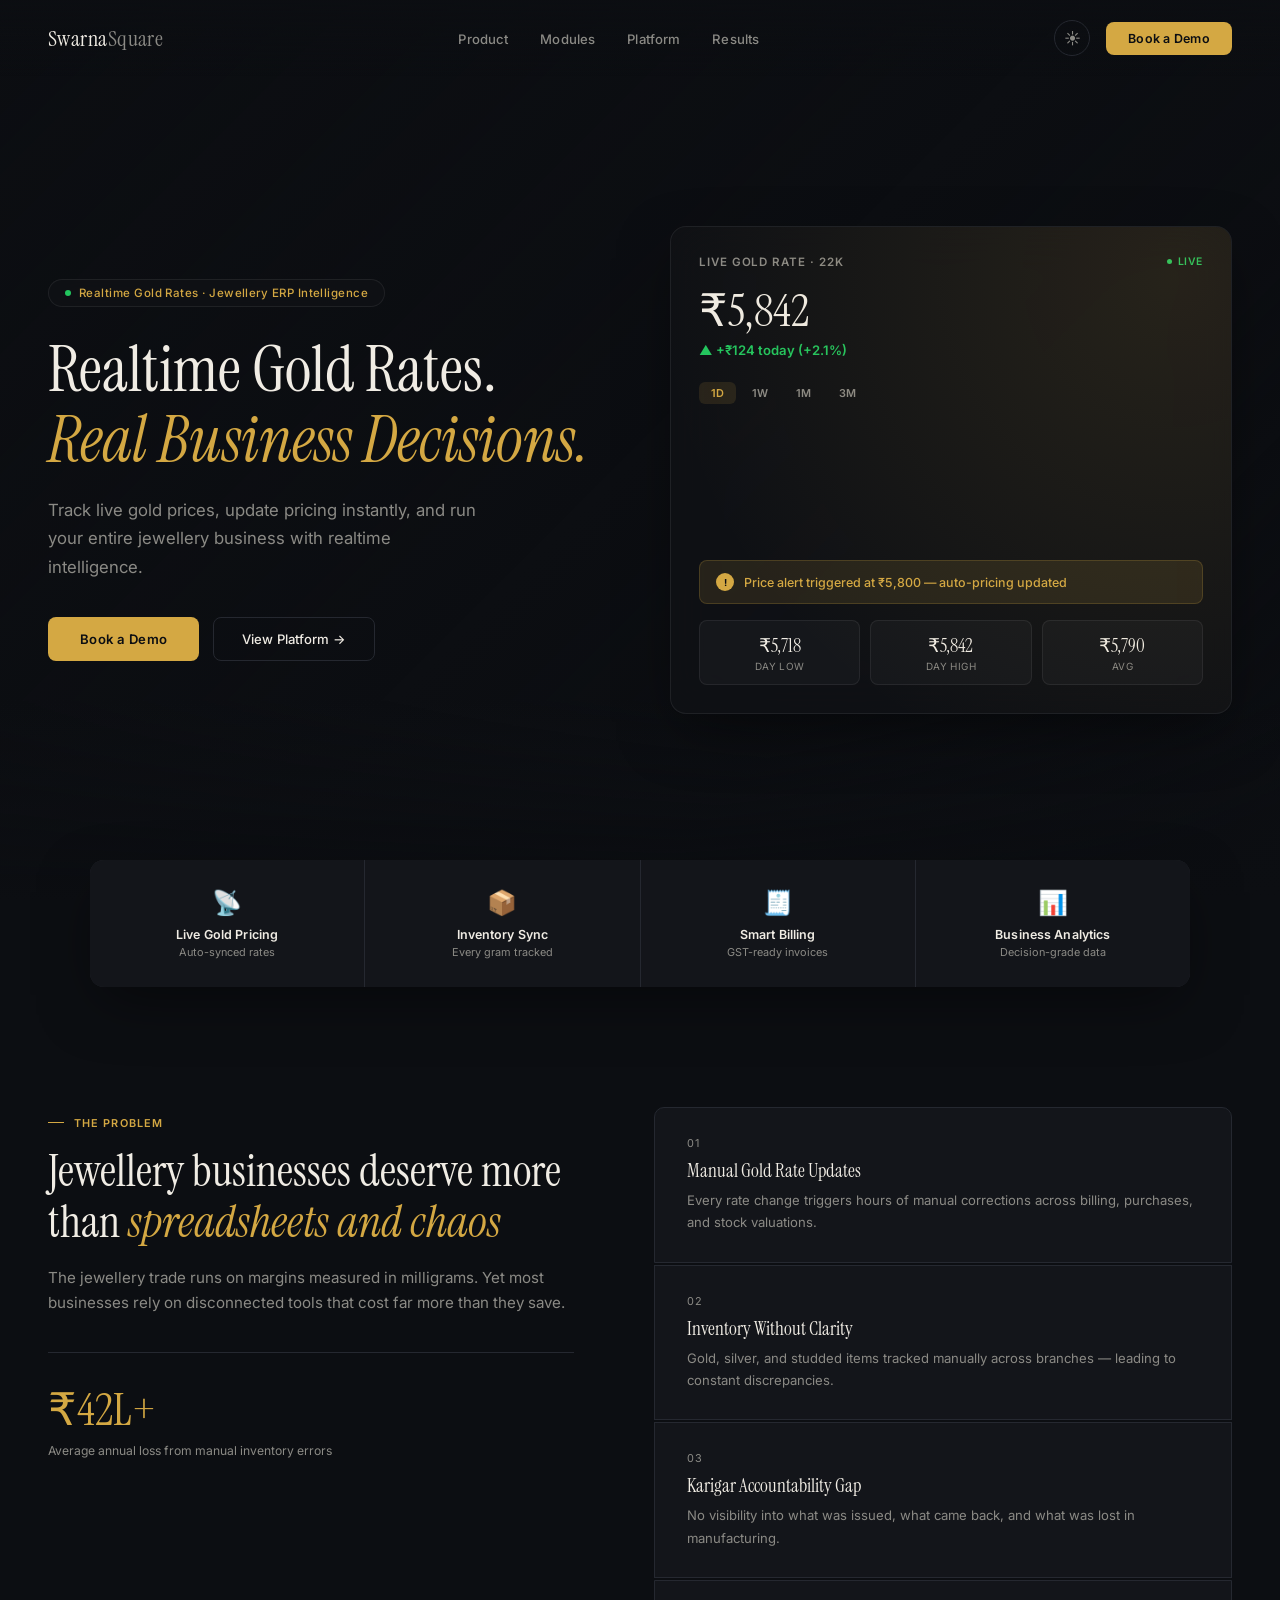
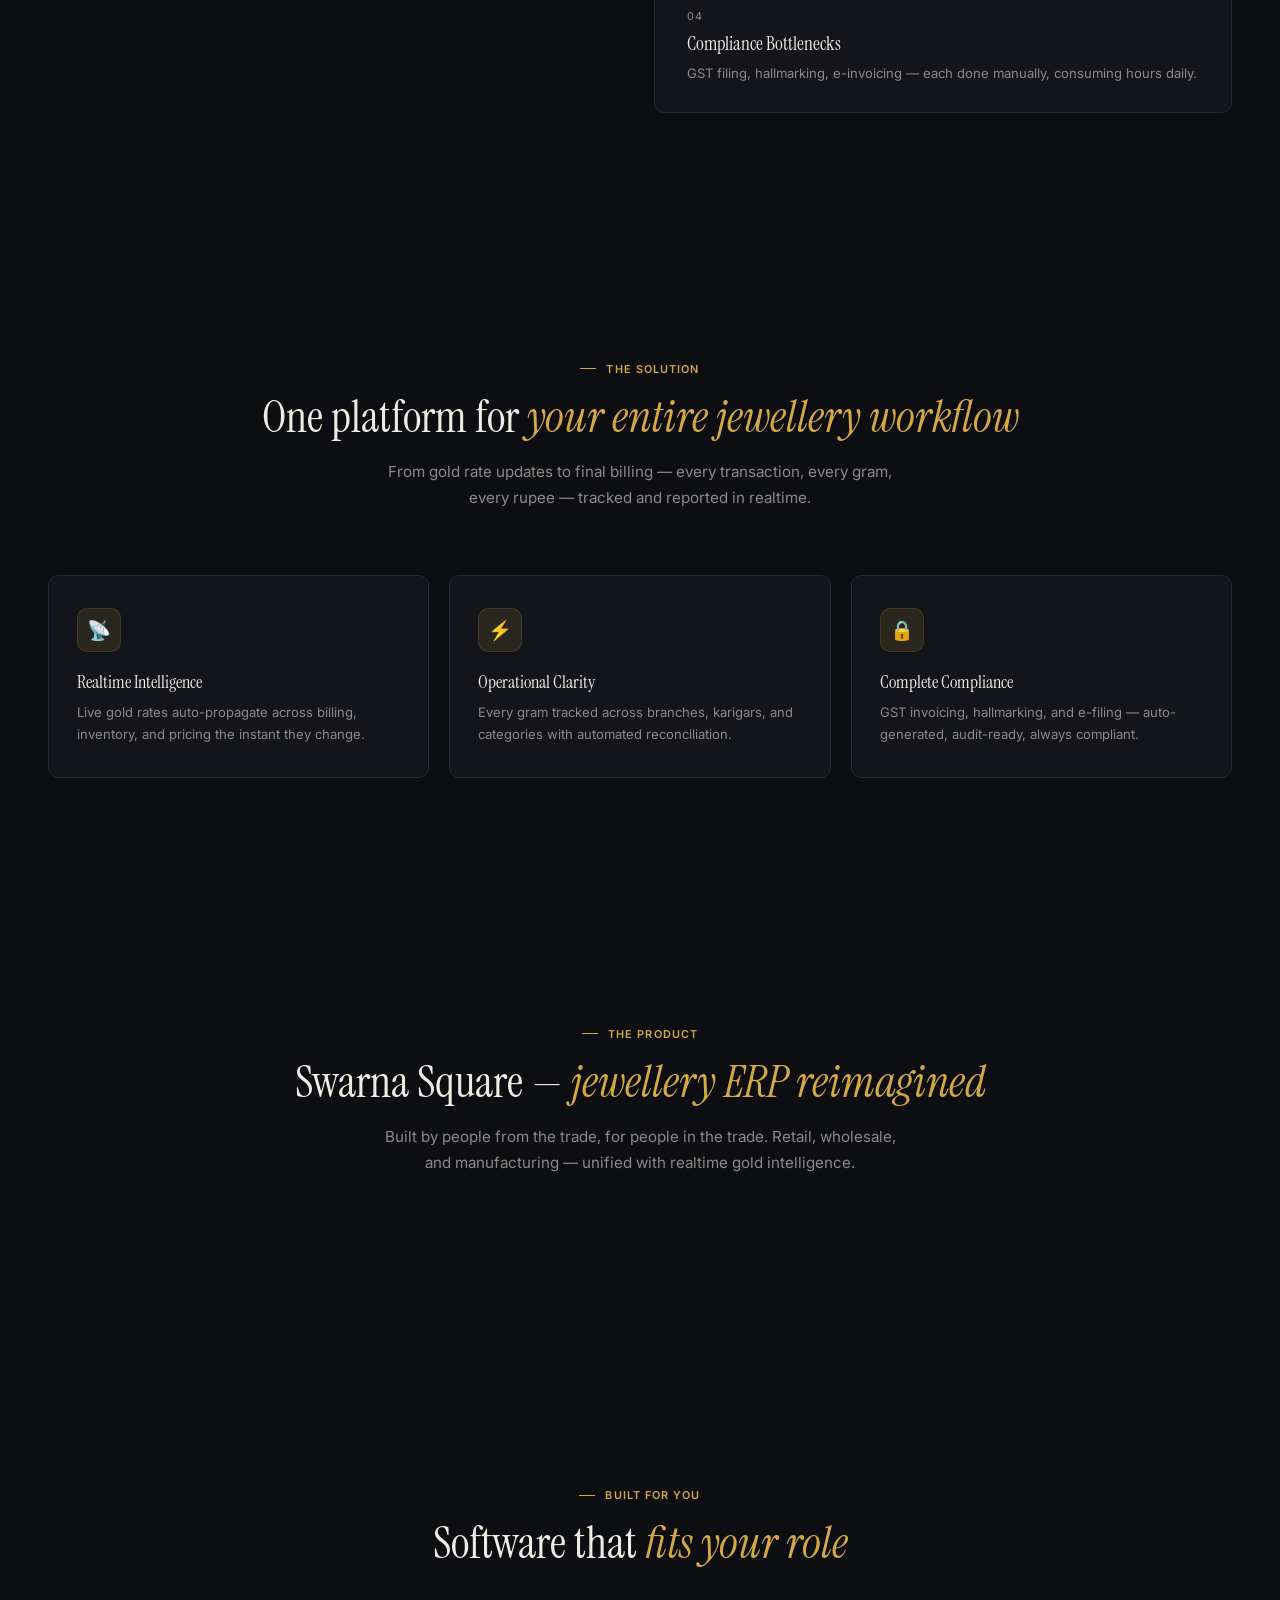
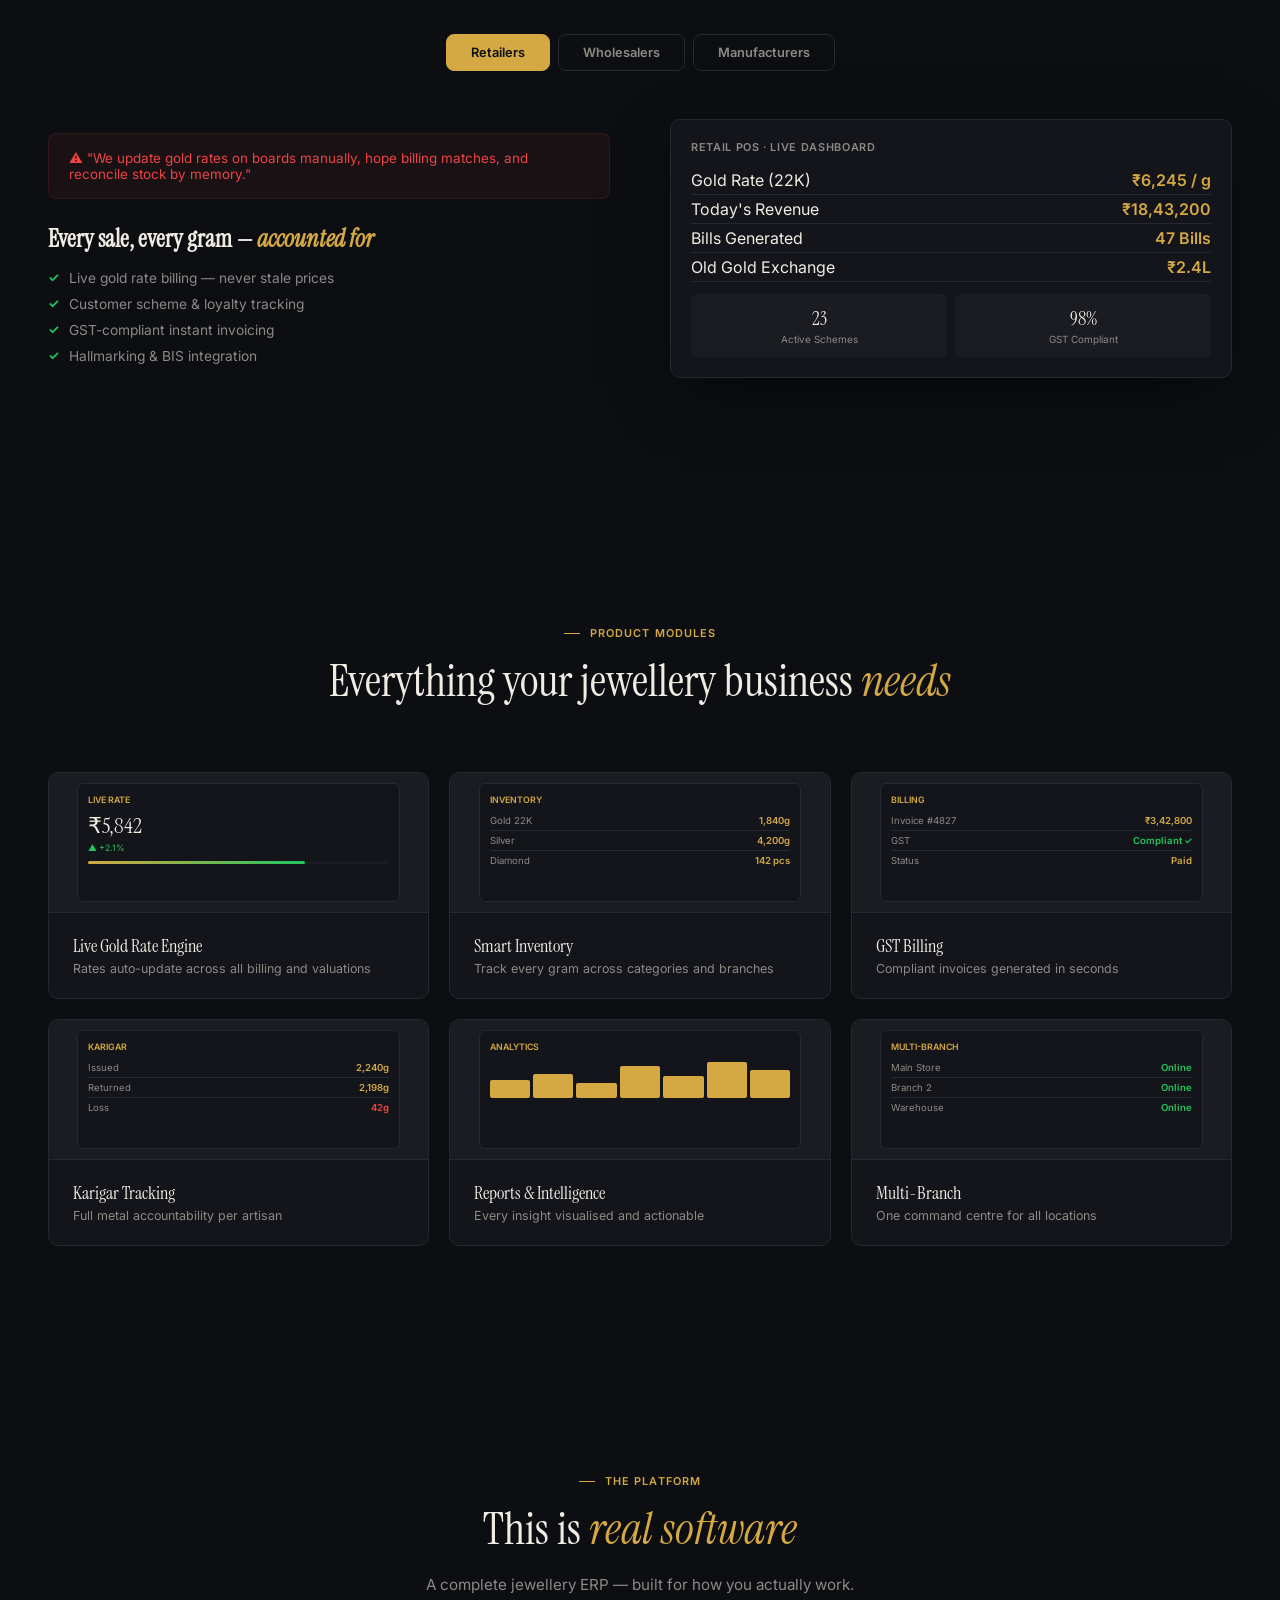
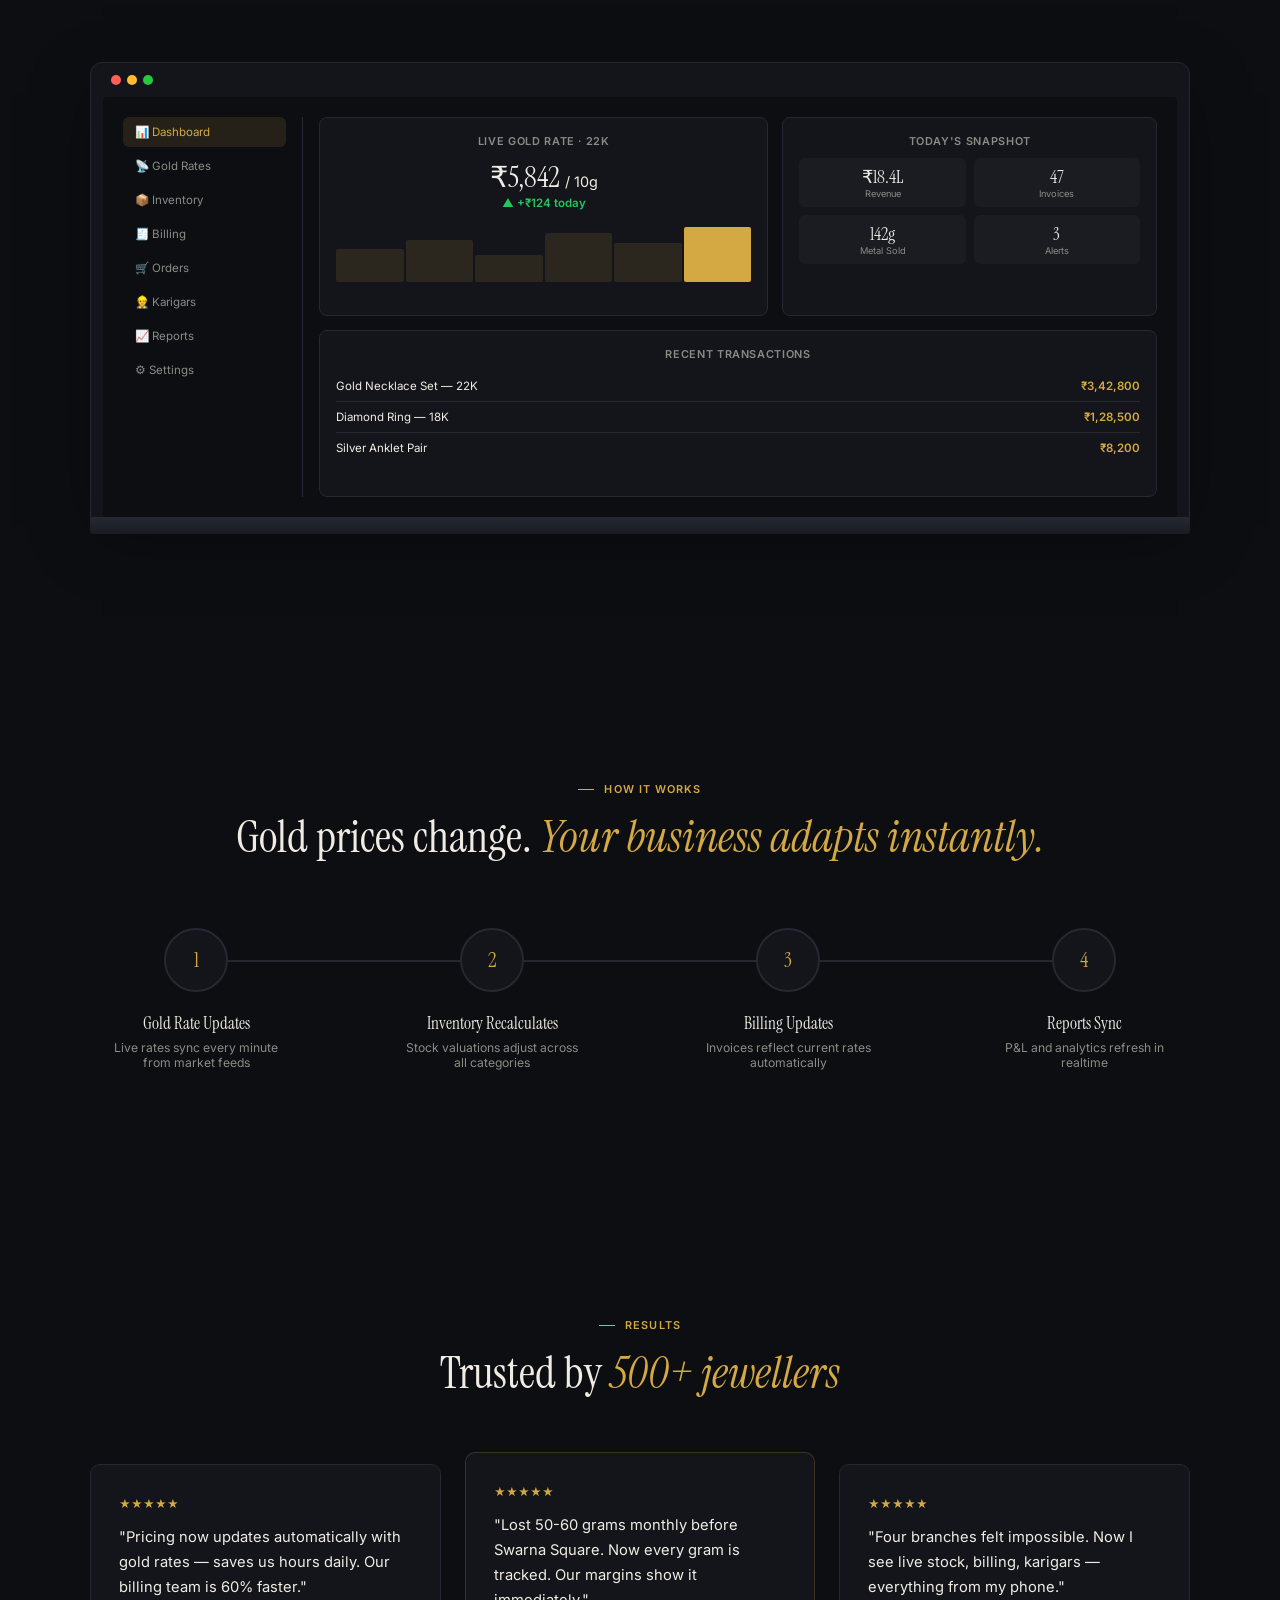
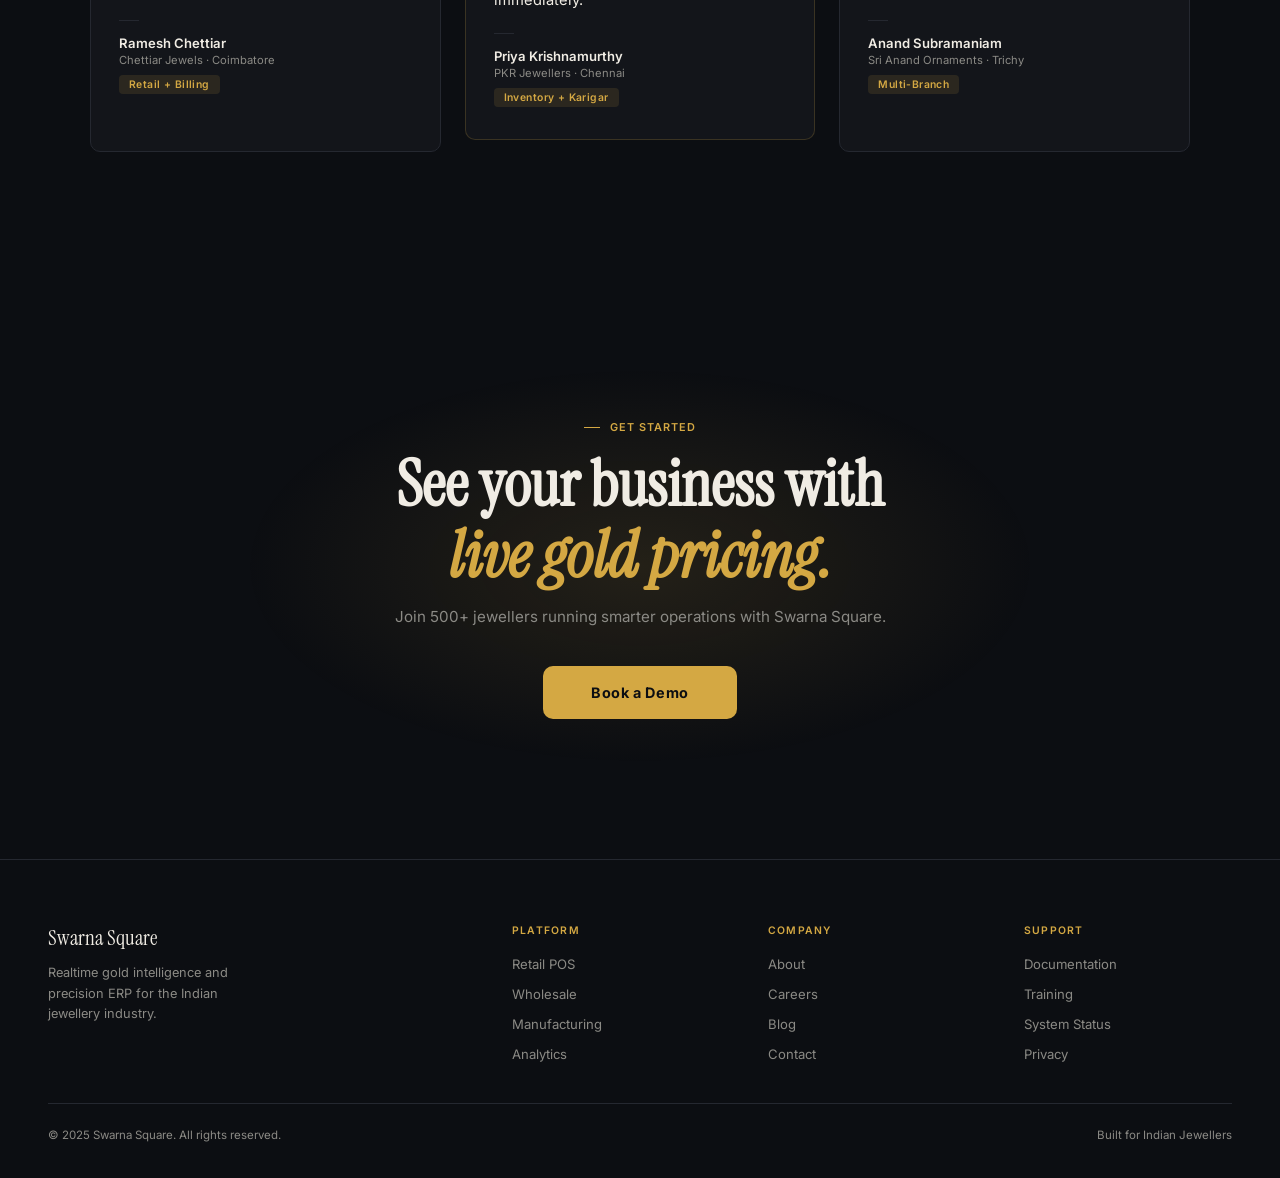
<file: index.html>
<!DOCTYPE html>
<html lang="en" data-theme="dark">

<head>
    <meta charset="UTF-8">
    <meta name="viewport" content="width=device-width, initial-scale=1.0">
    <title>Swarna Square — Realtime Gold Intelligence for Jewellery Businesses</title>
    <meta name="description"
        content="Track live gold prices, automate pricing, manage inventory, and run your entire jewellery business with realtime intelligence.">
    <link rel="preconnect" href="https://fonts.googleapis.com">
    <link rel="preconnect" href="https://fonts.gstatic.com" crossorigin>
    <link
        href="https://fonts.googleapis.com/css2?family=Instrument+Serif:ital@0;1&family=Inter:wght@400;500;600;700&display=swap"
        rel="stylesheet">
    <link rel="stylesheet" href="styles.css">
</head>

<body>
    <div id="scroll-bar"></div>

    <!-- NAV -->
    <nav id="nav">
        <a href="#" class="logo">Swarna<span>Square</span></a>
        <ul class="nav-links">
            <li><a href="#product">Product</a></li>
            <li><a href="#modules">Modules</a></li>
            <li><a href="#dashboard">Platform</a></li>
            <li><a href="#testimonials">Results</a></li>
        </ul>
        <div class="nav-right">
            <button class="theme-toggle" id="theme-toggle" aria-label="Toggle theme">☀</button>
            <button class="nav-cta" data-demo-trigger>Book a Demo</button>
        </div>
    </nav>

    <!-- HERO -->
    <section id="hero">
        <video class="hero-video" autoplay muted loop playsinline preload="auto">
            <source src="https://1fazpfzavj.ucarecd.net/5391bdc6-654d-430f-971d-3e16b180af74/19259300109084.mp4"
                type="video/mp4">
        </video>
        <div class="hero-overlay"></div>
        <div class="hero-overlay-btm"></div>

        <div class="hero-content">
            <div class="hero-left">
                <div class="hero-badge reveal"><span class="dot"></span> Realtime Gold Rates · Jewellery ERP
                    Intelligence</div>
                <h1 class="hero-h1 reveal reveal-d1">Realtime Gold Rates.<br><em>Real Business Decisions.</em></h1>
                <p class="hero-sub reveal reveal-d2">Track live gold prices, update pricing instantly, and run your
                    entire jewellery business with realtime intelligence.</p>
                <div class="hero-actions reveal reveal-d3">
                    <button class="btn-primary" data-demo-trigger>Book a Demo</button>
                    <button class="btn-secondary"
                        onclick="document.getElementById('product').scrollIntoView({behavior:'smooth'})">View Platform
                        →</button>
                </div>
            </div>

            <div class="hero-right reveal reveal-d4">
                <div class="live-panel">
                    <div class="lp-header">
                        <span class="lp-title">Live Gold Rate · 22K</span>
                        <span class="lp-live"><span class="dot"></span> LIVE</span>
                    </div>
                    <div class="lp-rate" id="gold-rate">₹5,842</div>
                    <div class="lp-change">▲ +₹124 today (+2.1%)</div>
                    <div class="lp-tabs">
                        <button class="lp-tab active">1D</button>
                        <button class="lp-tab">1W</button>
                        <button class="lp-tab">1M</button>
                        <button class="lp-tab">3M</button>
                    </div>
                    <div class="lp-chart"><canvas id="gold-chart"></canvas></div>
                    <div class="lp-alert">
                        <span class="alert-icon">!</span>
                        Price alert triggered at ₹5,800 — auto-pricing updated
                    </div>
                    <div class="lp-kpis">
                        <div class="lp-kpi">
                            <div class="lp-kpi-val">₹5,718</div>
                            <div class="lp-kpi-label">Day Low</div>
                        </div>
                        <div class="lp-kpi">
                            <div class="lp-kpi-val">₹5,842</div>
                            <div class="lp-kpi-label">Day High</div>
                        </div>
                        <div class="lp-kpi">
                            <div class="lp-kpi-val">₹5,790</div>
                            <div class="lp-kpi-label">Avg</div>
                        </div>
                    </div>
                </div>
            </div>
        </div>
    </section>

    <!-- VALUE STRIP -->
    <div class="value-strip reveal">
        <div class="value-strip-inner">
            <div class="vs-item"><span class="vs-icon">📡</span>
                <div class="vs-label">Live Gold Pricing</div>
                <div class="vs-sub">Auto-synced rates</div>
            </div>
            <div class="vs-item"><span class="vs-icon">📦</span>
                <div class="vs-label">Inventory Sync</div>
                <div class="vs-sub">Every gram tracked</div>
            </div>
            <div class="vs-item"><span class="vs-icon">🧾</span>
                <div class="vs-label">Smart Billing</div>
                <div class="vs-sub">GST-ready invoices</div>
            </div>
            <div class="vs-item"><span class="vs-icon">📊</span>
                <div class="vs-label">Business Analytics</div>
                <div class="vs-sub">Decision-grade data</div>
            </div>
        </div>
    </div>

    <!-- PROBLEM -->
    <section class="section" id="problem">
        <div class="section-inner">
            <div class="problem-grid">
                <div class="problem-left reveal">
                    <div class="s-label">The Problem</div>
                    <h2 class="s-title">Jewellery businesses deserve more than <em>spreadsheets and chaos</em></h2>
                    <p class="s-desc">The jewellery trade runs on margins measured in milligrams. Yet most businesses
                        rely on disconnected tools that cost far more than they save.</p>
                    <div class="problem-stat">
                        <div class="problem-stat-num">₹42L+</div>
                        <div class="problem-stat-label">Average annual loss from manual inventory errors</div>
                    </div>
                </div>
                <div class="problem-cards">
                    <div class="p-card reveal">
                        <div class="p-num">01</div>
                        <div class="p-title">Manual Gold Rate Updates</div>
                        <p class="p-text">Every rate change triggers hours of manual corrections across billing,
                            purchases, and stock valuations.</p>
                    </div>
                    <div class="p-card reveal reveal-d1">
                        <div class="p-num">02</div>
                        <div class="p-title">Inventory Without Clarity</div>
                        <p class="p-text">Gold, silver, and studded items tracked manually across branches — leading to
                            constant discrepancies.</p>
                    </div>
                    <div class="p-card reveal reveal-d2">
                        <div class="p-num">03</div>
                        <div class="p-title">Karigar Accountability Gap</div>
                        <p class="p-text">No visibility into what was issued, what came back, and what was lost in
                            manufacturing.</p>
                    </div>
                    <div class="p-card reveal reveal-d3">
                        <div class="p-num">04</div>
                        <div class="p-title">Compliance Bottlenecks</div>
                        <p class="p-text">GST filing, hallmarking, e-invoicing — each done manually, consuming hours
                            daily.</p>
                    </div>
                </div>
            </div>
        </div>
    </section>

    <!-- SOLUTION -->
    <section class="section" id="solution">
        <div class="section-inner">
            <div class="section-header reveal">
                <div class="s-label">The Solution</div>
                <h2 class="s-title">One platform for <em>your entire jewellery workflow</em></h2>
                <p class="s-desc">From gold rate updates to final billing — every transaction, every gram, every rupee —
                    tracked and reported in realtime.</p>
            </div>
            <div class="solution-grid">
                <div class="sol-card reveal">
                    <div class="sol-icon">📡</div>
                    <div class="sol-title">Realtime Intelligence</div>
                    <div class="sol-desc">Live gold rates auto-propagate across billing, inventory, and pricing the
                        instant they change.</div>
                </div>
                <div class="sol-card reveal reveal-d1">
                    <div class="sol-icon">⚡</div>
                    <div class="sol-title">Operational Clarity</div>
                    <div class="sol-desc">Every gram tracked across branches, karigars, and categories with automated
                        reconciliation.</div>
                </div>
                <div class="sol-card reveal reveal-d2">
                    <div class="sol-icon">🔒</div>
                    <div class="sol-title">Complete Compliance</div>
                    <div class="sol-desc">GST invoicing, hallmarking, and e-filing — auto-generated, audit-ready, always
                        compliant.</div>
                </div>
            </div>
        </div>
    </section>

    <!-- PRODUCT OVERVIEW -->
    <section class="section" id="product" style="text-align:center">
        <div class="section-inner">
            <div class="section-header reveal">
                <div class="s-label">The Product</div>
                <h2 class="s-title">Swarna Square — <em>jewellery ERP reimagined</em></h2>
                <p class="s-desc">Built by people from the trade, for people in the trade. Retail, wholesale, and
                    manufacturing — unified with realtime gold intelligence.</p>
            </div>
        </div>
    </section>

    <!-- ROLE-BASED TABS -->
    <section class="section" id="roles">
        <div class="section-inner">
            <div class="section-header reveal">
                <div class="s-label">Built For You</div>
                <h2 class="s-title">Software that <em>fits your role</em></h2>
            </div>
            <div class="roles-tabs reveal">
                <button class="role-tab active" data-role="0">Retailers</button>
                <button class="role-tab" data-role="1">Wholesalers</button>
                <button class="role-tab" data-role="2">Manufacturers</button>
            </div>
            <!-- Retailer -->
            <div class="role-content active" id="role-0">
                <div class="role-text">
                    <div class="role-pain">⚠ "We update gold rates on boards manually, hope billing matches, and
                        reconcile stock by memory."</div>
                    <h3 style="font-family:var(--font-d);font-size:1.5rem;margin-bottom:16px">Every sale, every gram —
                        <em style="color:var(--accent)">accounted for</em></h3>
                    <ul class="role-features">
                        <li>Live gold rate billing — never stale prices</li>
                        <li>Customer scheme & loyalty tracking</li>
                        <li>GST-compliant instant invoicing</li>
                        <li>Hallmarking & BIS integration</li>
                    </ul>
                </div>
                <div class="role-mock">
                    <div
                        style="font-size:.68rem;font-weight:600;color:var(--muted-fg);letter-spacing:.06em;text-transform:uppercase;margin-bottom:12px">
                        Retail POS · Live Dashboard</div>
                    <div class="mini-ui" style="width:100%;height:auto;padding:0;background:transparent;border:0">
                        <div class="mini-row"><span>Gold Rate (22K)</span><span class="mini-val">₹6,245 / g</span></div>
                        <div class="mini-row"><span>Today's Revenue</span><span class="mini-val">₹18,43,200</span></div>
                        <div class="mini-row"><span>Bills Generated</span><span class="mini-val">47 Bills</span></div>
                        <div class="mini-row"><span>Old Gold Exchange</span><span class="mini-val">₹2.4L</span></div>
                        <div style="display:grid;grid-template-columns:1fr 1fr;gap:8px;margin-top:12px">
                            <div style="text-align:center;padding:12px;background:var(--muted);border-radius:6px">
                                <div style="font-family:var(--font-d);font-size:1.2rem;color:var(--fg)">23</div>
                                <div style="font-size:.62rem;color:var(--muted-fg);margin-top:2px">Active Schemes</div>
                            </div>
                            <div style="text-align:center;padding:12px;background:var(--muted);border-radius:6px">
                                <div style="font-family:var(--font-d);font-size:1.2rem;color:var(--fg)">98%</div>
                                <div style="font-size:.62rem;color:var(--muted-fg);margin-top:2px">GST Compliant</div>
                            </div>
                        </div>
                    </div>
                </div>
            </div>
            <!-- Wholesaler -->
            <div class="role-content" id="role-1">
                <div class="role-text">
                    <div class="role-pain">⚠ "We track receivables in notebooks and have no idea what metal is
                        dispatched where."</div>
                    <h3 style="font-family:var(--font-d);font-size:1.5rem;margin-bottom:16px">Order book clarity <em
                            style="color:var(--accent)">at any scale</em></h3>
                    <ul class="role-features">
                        <li>Multi-party order management</li>
                        <li>Metal-wise dispatch tracking</li>
                        <li>Receivables & credit control</li>
                        <li>Purity-grade reconciliation</li>
                    </ul>
                </div>
                <div class="role-mock">
                    <div
                        style="font-size:.68rem;font-weight:600;color:var(--muted-fg);letter-spacing:.06em;text-transform:uppercase;margin-bottom:12px">
                        Wholesale · Order Book</div>
                    <div class="mini-ui" style="width:100%;height:auto;padding:0;background:transparent;border:0">
                        <div class="mini-row"><span>Open Orders</span><span class="mini-val">38 Orders</span></div>
                        <div class="mini-row"><span>Metal Dispatched</span><span class="mini-val">1,840g</span></div>
                        <div class="mini-row"><span>Receivables</span><span class="mini-val">₹82,14,000</span></div>
                        <div style="margin-top:12px">
                            <div style="display:flex;align-items:center;gap:8px;margin-bottom:6px"><span
                                    style="font-size:.7rem;color:var(--muted-fg);width:60px">Gold 22K</span>
                                <div style="flex:1;height:3px;background:var(--muted);border-radius:2px">
                                    <div style="width:78%;height:100%;background:var(--accent);border-radius:2px"></div>
                                </div>
                            </div>
                            <div style="display:flex;align-items:center;gap:8px;margin-bottom:6px"><span
                                    style="font-size:.7rem;color:var(--muted-fg);width:60px">Silver</span>
                                <div style="flex:1;height:3px;background:var(--muted);border-radius:2px">
                                    <div style="width:54%;height:100%;background:var(--accent);border-radius:2px"></div>
                                </div>
                            </div>
                            <div style="display:flex;align-items:center;gap:8px"><span
                                    style="font-size:.7rem;color:var(--muted-fg);width:60px">Diamond</span>
                                <div style="flex:1;height:3px;background:var(--muted);border-radius:2px">
                                    <div style="width:35%;height:100%;background:var(--accent);border-radius:2px"></div>
                                </div>
                            </div>
                        </div>
                    </div>
                </div>
            </div>
            <!-- Manufacturer -->
            <div class="role-content" id="role-2">
                <div class="role-text">
                    <div class="role-pain">⚠ "We issue metal to karigars and pray nothing gets lost. Tracking is
                        entirely trust-based."</div>
                    <h3 style="font-family:var(--font-d);font-size:1.5rem;margin-bottom:16px">Total karigar <em
                            style="color:var(--accent)">accountability</em></h3>
                    <ul class="role-features">
                        <li>Metal issue & return tracking</li>
                        <li>WIP job card system</li>
                        <li>Wastage & loss analysis</li>
                        <li>Multi-karigar dashboard</li>
                    </ul>
                </div>
                <div class="role-mock">
                    <div
                        style="font-size:.68rem;font-weight:600;color:var(--muted-fg);letter-spacing:.06em;text-transform:uppercase;margin-bottom:12px">
                        Manufacturing · Karigar</div>
                    <div class="mini-ui" style="width:100%;height:auto;padding:0;background:transparent;border:0">
                        <div class="mini-row"><span>Metal Issued</span><span class="mini-val">2,240g</span></div>
                        <div class="mini-row"><span>Returned</span><span class="mini-val">2,198g ✓</span></div>
                        <div class="mini-row"><span>Net Loss</span><span style="color:var(--red);font-weight:600">42g
                                (1.87%)</span></div>
                        <div style="display:flex;flex-wrap:wrap;gap:4px;margin-top:12px">
                            <span
                                style="font-size:.65rem;padding:3px 10px;border-radius:4px;border:1px solid var(--border);color:var(--muted-fg)">Raju
                                Karigar</span>
                            <span
                                style="font-size:.65rem;padding:3px 10px;border-radius:4px;border:1px solid var(--border);color:var(--muted-fg)">Suresh
                                Works</span>
                            <span
                                style="font-size:.65rem;padding:3px 10px;border-radius:4px;border:1px solid var(--border);color:var(--muted-fg)">Gold
                                Art Co.</span>
                        </div>
                    </div>
                </div>
            </div>
        </div>
    </section>

    <!-- MODULES -->
    <section class="section" id="modules">
        <div class="section-inner">
            <div class="section-header reveal">
                <div class="s-label">Product Modules</div>
                <h2 class="s-title">Everything your jewellery business <em>needs</em></h2>
            </div>
            <div class="modules-grid">
                <div class="mod-card reveal">
                    <div class="mod-preview">
                        <div class="mini-ui">
                            <div style="font-size:.55rem;font-weight:600;color:var(--accent);margin-bottom:6px">LIVE
                                RATE</div>
                            <div style="font-family:var(--font-d);font-size:1.4rem;color:var(--fg)">₹5,842</div>
                            <div style="font-size:.55rem;color:var(--green);margin-top:2px">▲ +2.1%</div>
                            <div class="mini-bar" style="margin-top:8px">
                                <div class="mini-bar-fill" style="width:72%"></div>
                            </div>
                        </div>
                    </div>
                    <div class="mod-info">
                        <div class="mod-title">Live Gold Rate Engine</div>
                        <div class="mod-benefit">Rates auto-update across all billing and valuations</div>
                    </div>
                </div>
                <div class="mod-card reveal reveal-d1">
                    <div class="mod-preview">
                        <div class="mini-ui">
                            <div style="font-size:.55rem;font-weight:600;color:var(--accent);margin-bottom:6px">
                                INVENTORY</div>
                            <div class="mini-row"><span>Gold 22K</span><span class="mini-val">1,840g</span></div>
                            <div class="mini-row"><span>Silver</span><span class="mini-val">4,200g</span></div>
                            <div class="mini-row"><span>Diamond</span><span class="mini-val">142 pcs</span></div>
                        </div>
                    </div>
                    <div class="mod-info">
                        <div class="mod-title">Smart Inventory</div>
                        <div class="mod-benefit">Track every gram across categories and branches</div>
                    </div>
                </div>
                <div class="mod-card reveal reveal-d2">
                    <div class="mod-preview">
                        <div class="mini-ui">
                            <div style="font-size:.55rem;font-weight:600;color:var(--accent);margin-bottom:6px">BILLING
                            </div>
                            <div class="mini-row"><span>Invoice #4827</span><span class="mini-val">₹3,42,800</span>
                            </div>
                            <div class="mini-row"><span>GST</span><span
                                    style="color:var(--green);font-weight:600">Compliant ✓</span></div>
                            <div class="mini-row"><span>Status</span><span class="mini-val">Paid</span></div>
                        </div>
                    </div>
                    <div class="mod-info">
                        <div class="mod-title">GST Billing</div>
                        <div class="mod-benefit">Compliant invoices generated in seconds</div>
                    </div>
                </div>
                <div class="mod-card reveal">
                    <div class="mod-preview">
                        <div class="mini-ui">
                            <div style="font-size:.55rem;font-weight:600;color:var(--accent);margin-bottom:6px">KARIGAR
                            </div>
                            <div class="mini-row"><span>Issued</span><span class="mini-val">2,240g</span></div>
                            <div class="mini-row"><span>Returned</span><span class="mini-val">2,198g</span></div>
                            <div class="mini-row"><span>Loss</span><span
                                    style="color:var(--red);font-weight:600">42g</span></div>
                        </div>
                    </div>
                    <div class="mod-info">
                        <div class="mod-title">Karigar Tracking</div>
                        <div class="mod-benefit">Full metal accountability per artisan</div>
                    </div>
                </div>
                <div class="mod-card reveal reveal-d1">
                    <div class="mod-preview">
                        <div class="mini-ui">
                            <div style="font-size:.55rem;font-weight:600;color:var(--accent);margin-bottom:6px">
                                ANALYTICS</div>
                            <div style="display:flex;align-items:flex-end;gap:3px;height:40px;margin-top:4px">
                                <div style="flex:1;background:var(--accent);border-radius:2px;height:45%"></div>
                                <div style="flex:1;background:var(--accent);border-radius:2px;height:62%"></div>
                                <div style="flex:1;background:var(--accent);border-radius:2px;height:38%"></div>
                                <div style="flex:1;background:var(--accent);border-radius:2px;height:82%"></div>
                                <div style="flex:1;background:var(--accent);border-radius:2px;height:55%"></div>
                                <div style="flex:1;background:var(--accent);border-radius:2px;height:91%"></div>
                                <div style="flex:1;background:var(--accent);border-radius:2px;height:70%"></div>
                            </div>
                        </div>
                    </div>
                    <div class="mod-info">
                        <div class="mod-title">Reports & Intelligence</div>
                        <div class="mod-benefit">Every insight visualised and actionable</div>
                    </div>
                </div>
                <div class="mod-card reveal reveal-d2">
                    <div class="mod-preview">
                        <div class="mini-ui">
                            <div style="font-size:.55rem;font-weight:600;color:var(--accent);margin-bottom:6px">
                                MULTI-BRANCH</div>
                            <div class="mini-row"><span>Main Store</span><span
                                    style="color:var(--green);font-weight:600">Online</span></div>
                            <div class="mini-row"><span>Branch 2</span><span
                                    style="color:var(--green);font-weight:600">Online</span></div>
                            <div class="mini-row"><span>Warehouse</span><span
                                    style="color:var(--green);font-weight:600">Online</span></div>
                        </div>
                    </div>
                    <div class="mod-info">
                        <div class="mod-title">Multi-Branch</div>
                        <div class="mod-benefit">One command centre for all locations</div>
                    </div>
                </div>
            </div>
        </div>
    </section>

    <!-- DASHBOARD SHOWCASE -->
    <section class="section" id="dashboard">
        <div class="section-inner">
            <div class="section-header reveal">
                <div class="s-label">The Platform</div>
                <h2 class="s-title">This is <em>real software</em></h2>
                <p class="s-desc">A complete jewellery ERP — built for how you actually work.</p>
            </div>
            <div class="macbook reveal">
                <div class="macbook-frame">
                    <div class="macbook-bar">
                        <div class="mac-dot" style="background:#ff5f57"></div>
                        <div class="mac-dot" style="background:#febc2e"></div>
                        <div class="mac-dot" style="background:#28c840"></div>
                    </div>
                    <div class="macbook-screen">
                        <div class="mac-sidebar">
                            <div class="mac-nav-item active">📊 Dashboard</div>
                            <div class="mac-nav-item">📡 Gold Rates</div>
                            <div class="mac-nav-item">📦 Inventory</div>
                            <div class="mac-nav-item">🧾 Billing</div>
                            <div class="mac-nav-item">🛒 Orders</div>
                            <div class="mac-nav-item">👷 Karigars</div>
                            <div class="mac-nav-item">📈 Reports</div>
                            <div class="mac-nav-item">⚙ Settings</div>
                        </div>
                        <div class="mac-main">
                            <div class="mac-card">
                                <div class="mac-card-title">Live Gold Rate · 22K</div>
                                <div class="mac-card-val">₹5,842 <span
                                        style="font-size:.5em;font-family:var(--font-b)">/ 10g</span></div>
                                <div class="mac-card-change">▲ +₹124 today</div>
                                <div style="margin-top:12px;height:60px;display:flex;align-items:flex-end;gap:2px">
                                    <div style="flex:1;background:var(--accent-sub);border-radius:2px;height:55%"></div>
                                    <div style="flex:1;background:var(--accent-sub);border-radius:2px;height:70%"></div>
                                    <div style="flex:1;background:var(--accent-sub);border-radius:2px;height:45%"></div>
                                    <div style="flex:1;background:var(--accent-sub);border-radius:2px;height:82%"></div>
                                    <div style="flex:1;background:var(--accent-sub);border-radius:2px;height:65%"></div>
                                    <div style="flex:1;background:var(--accent);border-radius:2px;height:92%"></div>
                                </div>
                            </div>
                            <div class="mac-card">
                                <div class="mac-card-title">Today's Snapshot</div>
                                <div style="display:grid;grid-template-columns:1fr 1fr;gap:8px;margin-top:8px">
                                    <div
                                        style="padding:8px;background:var(--muted);border-radius:6px;text-align:center">
                                        <div style="font-family:var(--font-d);font-size:1.1rem;color:var(--fg)">₹18.4L
                                        </div>
                                        <div style="font-size:.58rem;color:var(--muted-fg)">Revenue</div>
                                    </div>
                                    <div
                                        style="padding:8px;background:var(--muted);border-radius:6px;text-align:center">
                                        <div style="font-family:var(--font-d);font-size:1.1rem;color:var(--fg)">47</div>
                                        <div style="font-size:.58rem;color:var(--muted-fg)">Invoices</div>
                                    </div>
                                    <div
                                        style="padding:8px;background:var(--muted);border-radius:6px;text-align:center">
                                        <div style="font-family:var(--font-d);font-size:1.1rem;color:var(--fg)">142g
                                        </div>
                                        <div style="font-size:.58rem;color:var(--muted-fg)">Metal Sold</div>
                                    </div>
                                    <div
                                        style="padding:8px;background:var(--muted);border-radius:6px;text-align:center">
                                        <div style="font-family:var(--font-d);font-size:1.1rem;color:var(--fg)">3</div>
                                        <div style="font-size:.58rem;color:var(--muted-fg)">Alerts</div>
                                    </div>
                                </div>
                            </div>
                            <div class="mac-card full">
                                <div class="mac-card-title">Recent Transactions</div>
                                <div style="font-size:.72rem">
                                    <div
                                        style="display:flex;justify-content:space-between;padding:8px 0;border-bottom:1px solid var(--border)">
                                        <span style="color:var(--fg)">Gold Necklace Set — 22K</span><span
                                            style="color:var(--accent);font-weight:600">₹3,42,800</span></div>
                                    <div
                                        style="display:flex;justify-content:space-between;padding:8px 0;border-bottom:1px solid var(--border)">
                                        <span style="color:var(--fg)">Diamond Ring — 18K</span><span
                                            style="color:var(--accent);font-weight:600">₹1,28,500</span></div>
                                    <div style="display:flex;justify-content:space-between;padding:8px 0"><span
                                            style="color:var(--fg)">Silver Anklet Pair</span><span
                                            style="color:var(--accent);font-weight:600">₹8,200</span></div>
                                </div>
                            </div>
                        </div>
                    </div>
                </div>
                <div class="macbook-base"></div>
            </div>
        </div>
    </section>

    <!-- WORKFLOW -->
    <section class="section" id="workflow">
        <div class="section-inner">
            <div class="section-header reveal">
                <div class="s-label">How It Works</div>
                <h2 class="s-title">Gold prices change. <em>Your business adapts instantly.</em></h2>
            </div>
            <div class="workflow-steps">
                <div class="wf-step reveal">
                    <div class="wf-num">1</div>
                    <div class="wf-title">Gold Rate Updates</div>
                    <div class="wf-desc">Live rates sync every minute from market feeds</div>
                </div>
                <div class="wf-step reveal reveal-d1">
                    <div class="wf-num">2</div>
                    <div class="wf-title">Inventory Recalculates</div>
                    <div class="wf-desc">Stock valuations adjust across all categories</div>
                </div>
                <div class="wf-step reveal reveal-d2">
                    <div class="wf-num">3</div>
                    <div class="wf-title">Billing Updates</div>
                    <div class="wf-desc">Invoices reflect current rates automatically</div>
                </div>
                <div class="wf-step reveal reveal-d3">
                    <div class="wf-num">4</div>
                    <div class="wf-title">Reports Sync</div>
                    <div class="wf-desc">P&L and analytics refresh in realtime</div>
                </div>
            </div>
        </div>
    </section>

    <!-- TESTIMONIALS -->
    <section class="section" id="testimonials">
        <div class="section-inner">
            <div class="section-header reveal">
                <div class="s-label">Results</div>
                <h2 class="s-title">Trusted by <em>500+ jewellers</em></h2>
            </div>
            <div class="testi-grid">
                <div class="t-card reveal">
                    <div class="t-stars">★★★★★</div>
                    <p class="t-body">"Pricing now updates automatically with gold rates — saves us hours daily. Our
                        billing team is 60% faster."</p>
                    <div class="t-sep"></div>
                    <div class="t-name">Ramesh Chettiar</div>
                    <div class="t-role">Chettiar Jewels · Coimbatore</div>
                    <div class="t-usecase">Retail + Billing</div>
                </div>
                <div class="t-card reveal reveal-d1">
                    <div class="t-stars">★★★★★</div>
                    <p class="t-body">"Lost 50-60 grams monthly before Swarna Square. Now every gram is tracked. Our
                        margins show it immediately."</p>
                    <div class="t-sep"></div>
                    <div class="t-name">Priya Krishnamurthy</div>
                    <div class="t-role">PKR Jewellers · Chennai</div>
                    <div class="t-usecase">Inventory + Karigar</div>
                </div>
                <div class="t-card reveal reveal-d2">
                    <div class="t-stars">★★★★★</div>
                    <p class="t-body">"Four branches felt impossible. Now I see live stock, billing, karigars —
                        everything from my phone."</p>
                    <div class="t-sep"></div>
                    <div class="t-name">Anand Subramaniam</div>
                    <div class="t-role">Sri Anand Ornaments · Trichy</div>
                    <div class="t-usecase">Multi-Branch</div>
                </div>
            </div>
        </div>
    </section>

    <!-- CTA -->
    <section id="cta">
        <div class="section-inner" style="position:relative;z-index:1">
            <div class="s-label reveal" style="justify-content:center">Get Started</div>
            <h2 class="cta-title reveal reveal-d1">See your business with<br><em>live gold pricing.</em></h2>
            <p class="cta-sub reveal reveal-d2">Join 500+ jewellers running smarter operations with Swarna Square.</p>
            <div class="reveal reveal-d3" style="display:flex;justify-content:center">
                <button class="cta-btn" data-demo-trigger>Book a Demo</button>
            </div>
        </div>
    </section>

    <!-- FOOTER -->
    <footer>
        <div class="footer-inner">
            <div>
                <div class="f-logo">Swarna Square</div>
                <p class="f-tagline">Realtime gold intelligence and precision ERP for the Indian jewellery industry.</p>
            </div>
            <div>
                <div class="f-col-title">Platform</div>
                <ul class="f-links">
                    <li><a href="#">Retail POS</a></li>
                    <li><a href="#">Wholesale</a></li>
                    <li><a href="#">Manufacturing</a></li>
                    <li><a href="#">Analytics</a></li>
                </ul>
            </div>
            <div>
                <div class="f-col-title">Company</div>
                <ul class="f-links">
                    <li><a href="#">About</a></li>
                    <li><a href="#">Careers</a></li>
                    <li><a href="#">Blog</a></li>
                    <li><a href="#">Contact</a></li>
                </ul>
            </div>
            <div>
                <div class="f-col-title">Support</div>
                <ul class="f-links">
                    <li><a href="#">Documentation</a></li>
                    <li><a href="#">Training</a></li>
                    <li><a href="#">System Status</a></li>
                    <li><a href="#">Privacy</a></li>
                </ul>
            </div>
        </div>
        <div class="footer-btm">
            <div>© 2025 Swarna Square. All rights reserved.</div>
            <div>Built for Indian Jewellers</div>
        </div>
    </footer>

    <!-- DEMO MODAL -->
    <div class="modal-overlay" id="demo-modal">
        <div class="modal-card">
            <button class="modal-close" id="modal-close">✕</button>
            <div class="modal-badge">Book a Demo</div>
            <h3 class="modal-title">See Swarna Square in action</h3>
            <p class="modal-subtitle">Tell us about your business and we'll set up a personalised walkthrough.</p>
            <form class="modal-form" id="demo-form" onsubmit="return false;">
                <div class="modal-row">
                    <div class="modal-field"><input type="text" placeholder="Your Name" required></div>
                    <div class="modal-field"><input type="text" placeholder="Business Name" required></div>
                </div>
                <div class="modal-row">
                    <div class="modal-field"><input type="tel" placeholder="Phone Number" required></div>
                    <div class="modal-field"><input type="email" placeholder="Email" required></div>
                </div>
                <div class="modal-field"><select required>
                        <option value="" disabled selected>Business Type</option>
                        <option>Retailer</option>
                        <option>Wholesaler</option>
                        <option>Manufacturer</option>
                    </select></div>
                <button type="submit" class="modal-submit">Request Demo</button>
            </form>
            <div class="modal-trust">🔒 No commitment · Your data stays private</div>
        </div>
    </div>

    <script>
        /* THEME TOGGLE */
        const toggle = document.getElementById('theme-toggle');
        const html = document.documentElement;
        function setTheme(t) { html.setAttribute('data-theme', t); toggle.textContent = t === 'dark' ? '☀' : '☾'; localStorage.setItem('theme', t); }
        toggle.addEventListener('click', () => setTheme(html.getAttribute('data-theme') === 'dark' ? 'light' : 'dark'));
        const saved = localStorage.getItem('theme');
        if (saved) setTheme(saved);

        /* SCROLL BAR */
        const bar = document.getElementById('scroll-bar');
        window.addEventListener('scroll', () => { bar.style.width = (window.scrollY / (document.body.scrollHeight - window.innerHeight) * 100) + '%'; }, { passive: true });

        /* NAV SCROLL */
        const nav = document.getElementById('nav');
        window.addEventListener('scroll', () => { nav.classList.toggle('scrolled', window.scrollY > 60); }, { passive: true });

        /* REVEAL */
        const revObs = new IntersectionObserver(entries => {
            entries.forEach(e => { if (e.isIntersecting) { e.target.classList.add('in'); revObs.unobserve(e.target); } });
        }, { threshold: 0.05, rootMargin: '0px 0px -30px 0px' });
        document.querySelectorAll('.reveal').forEach(el => revObs.observe(el));
        setTimeout(() => { document.querySelectorAll('.reveal').forEach(el => { if (!el.classList.contains('in')) el.classList.add('in'); }); }, 4000);

        /* ROLE TABS */
        document.querySelectorAll('.role-tab').forEach(tab => {
            tab.addEventListener('click', () => {
                document.querySelectorAll('.role-tab').forEach(t => t.classList.remove('active'));
                document.querySelectorAll('.role-content').forEach(c => c.classList.remove('active'));
                tab.classList.add('active');
                document.getElementById('role-' + tab.dataset.role).classList.add('active');
            });
        });

        /* GOLD CHART (Canvas) */
        (() => {
            const canvas = document.getElementById('gold-chart');
            if (!canvas) return;
            const ctx = canvas.getContext('2d');
            let W, H;
            function resize() { W = canvas.width = canvas.offsetWidth * 2; H = canvas.height = canvas.offsetHeight * 2; ctx.scale(1, 1); }
            resize(); window.addEventListener('resize', resize);
            const pts = [42, 38, 45, 40, 52, 48, 55, 50, 58, 53, 62, 58, 65, 60, 68, 72, 65, 70, 78, 74, 80, 76, 82, 85, 80, 88, 84, 90, 86, 92];
            let progress = 0;
            function draw() {
                ctx.clearRect(0, 0, W, H);
                const len = Math.floor(progress * pts.length);
                if (len < 2) { progress += 0.02; requestAnimationFrame(draw); return; }
                const min = Math.min(...pts), max = Math.max(...pts);
                const stepX = W / (pts.length - 1);
                // Area fill
                ctx.beginPath();
                ctx.moveTo(0, H);
                for (let i = 0; i < len; i++) {
                    const x = i * stepX, y = H - ((pts[i] - min) / (max - min)) * H * 0.85 - H * 0.05;
                    i === 0 ? ctx.lineTo(x, y) : ctx.lineTo(x, y);
                }
                ctx.lineTo((len - 1) * stepX, H);
                ctx.closePath();
                const grad = ctx.createLinearGradient(0, 0, 0, H);
                grad.addColorStop(0, 'rgba(212,168,67,.25)');
                grad.addColorStop(1, 'rgba(212,168,67,.02)');
                ctx.fillStyle = grad;
                ctx.fill();
                // Line
                ctx.beginPath();
                for (let i = 0; i < len; i++) {
                    const x = i * stepX, y = H - ((pts[i] - min) / (max - min)) * H * 0.85 - H * 0.05;
                    i === 0 ? ctx.moveTo(x, y) : ctx.lineTo(x, y);
                }
                ctx.strokeStyle = '#d4a843';
                ctx.lineWidth = 2;
                ctx.stroke();
                // Dot at end
                if (len > 0) {
                    const lx = (len - 1) * stepX, ly = H - ((pts[len - 1] - min) / (max - min)) * H * 0.85 - H * 0.05;
                    ctx.beginPath(); ctx.arc(lx, ly, 4, 0, Math.PI * 2); ctx.fillStyle = '#d4a843'; ctx.fill();
                    ctx.beginPath(); ctx.arc(lx, ly, 8, 0, Math.PI * 2); ctx.fillStyle = 'rgba(212,168,67,.2)'; ctx.fill();
                }
                if (progress < 1) { progress += 0.015; requestAnimationFrame(draw); }
            }
            const chartObs = new IntersectionObserver(entries => {
                if (entries[0].isIntersecting) { draw(); chartObs.disconnect(); }
            }, { threshold: 0.3 });
            chartObs.observe(canvas);
        })();

        /* MODAL */
        const modal = document.getElementById('demo-modal');
        const modalClose = document.getElementById('modal-close');
        document.querySelectorAll('[data-demo-trigger]').forEach(btn => {
            btn.addEventListener('click', e => { e.preventDefault(); modal.classList.add('active'); document.body.style.overflow = 'hidden'; });
        });
        function closeModal() { modal.classList.remove('active'); document.body.style.overflow = ''; }
        modalClose.addEventListener('click', closeModal);
        modal.addEventListener('click', e => { if (e.target === modal) closeModal(); });
        document.addEventListener('keydown', e => { if (e.key === 'Escape' && modal.classList.contains('active')) closeModal(); });
        document.getElementById('demo-form').addEventListener('submit', function (e) {
            e.preventDefault();
            const btn = this.querySelector('.modal-submit');
            const orig = btn.textContent;
            btn.textContent = 'Submitting...'; btn.style.opacity = '.7';
            setTimeout(() => {
                btn.textContent = '✓ Request Received'; btn.style.opacity = '1'; btn.style.background = 'var(--green)';
                setTimeout(() => { closeModal(); this.reset(); btn.textContent = orig; btn.style.background = ''; }, 1500);
            }, 1000);
        });
    </script>
</body>

</html>
</file>
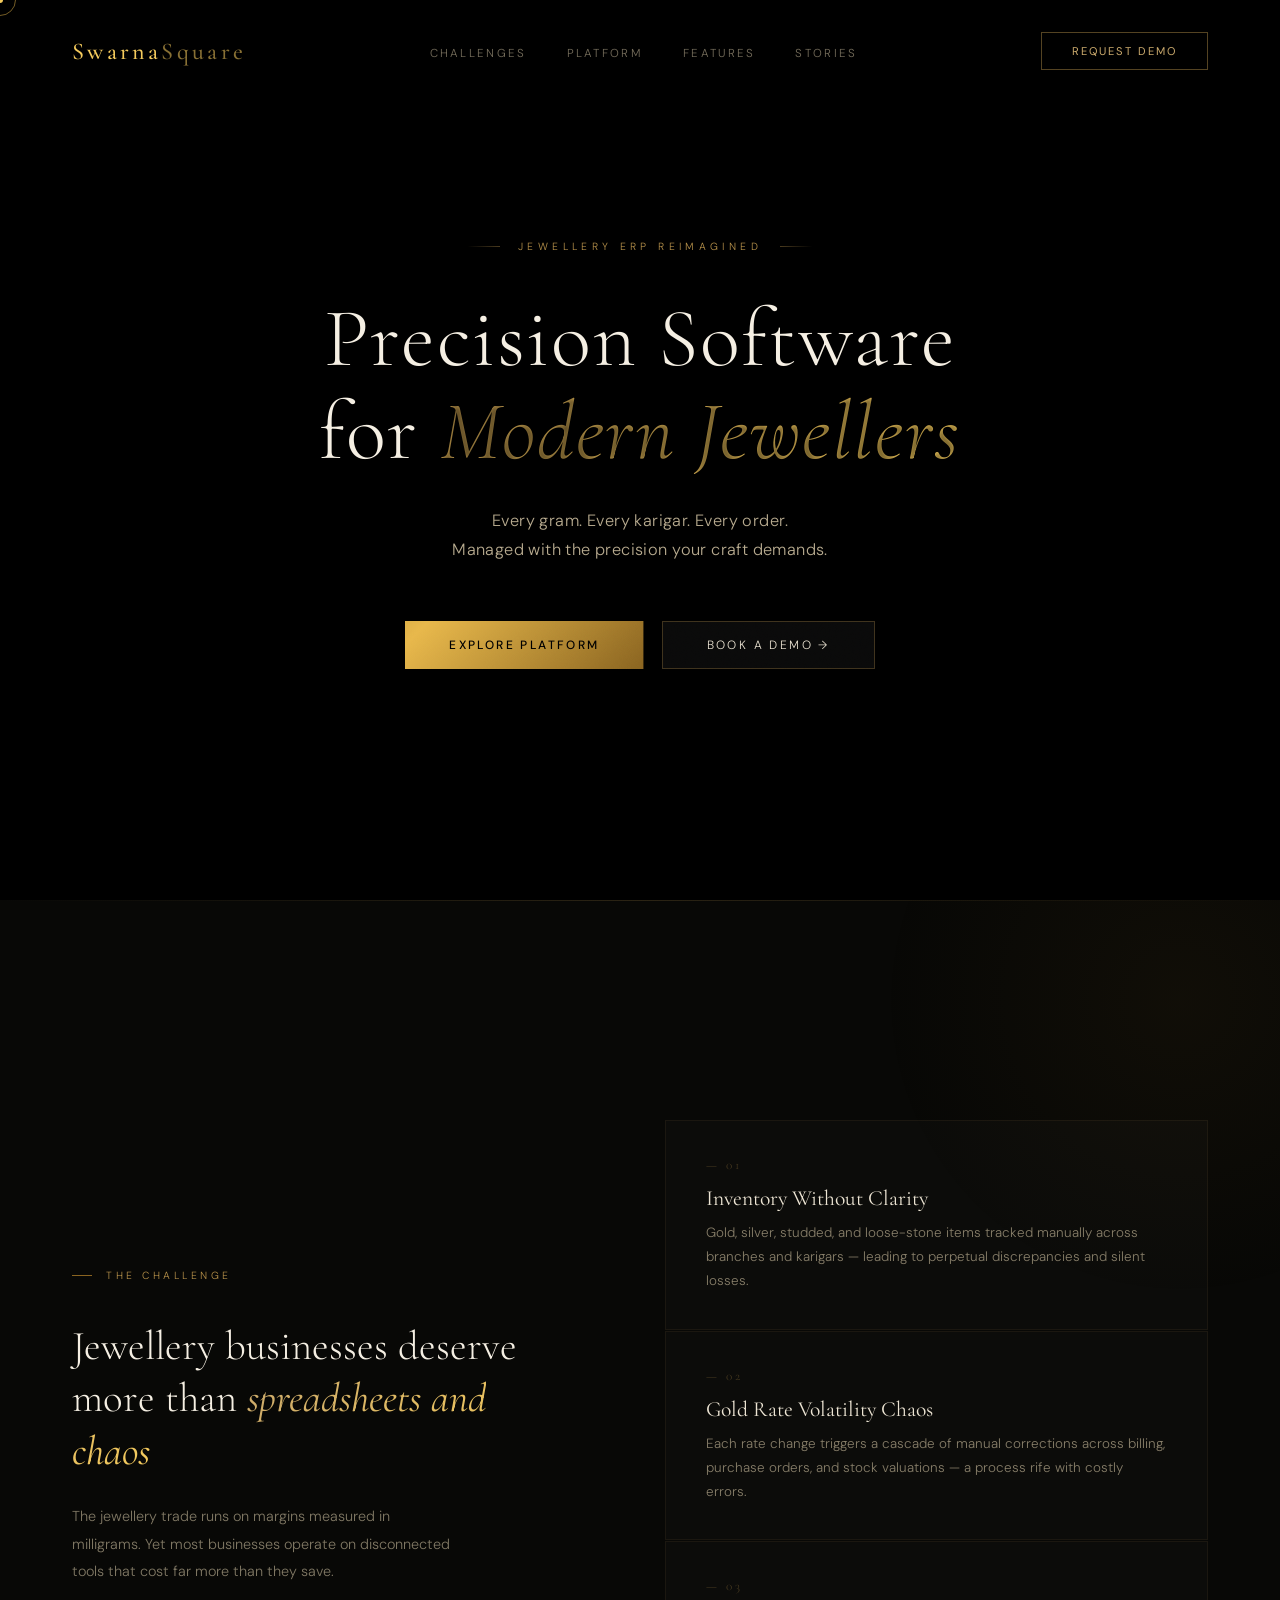
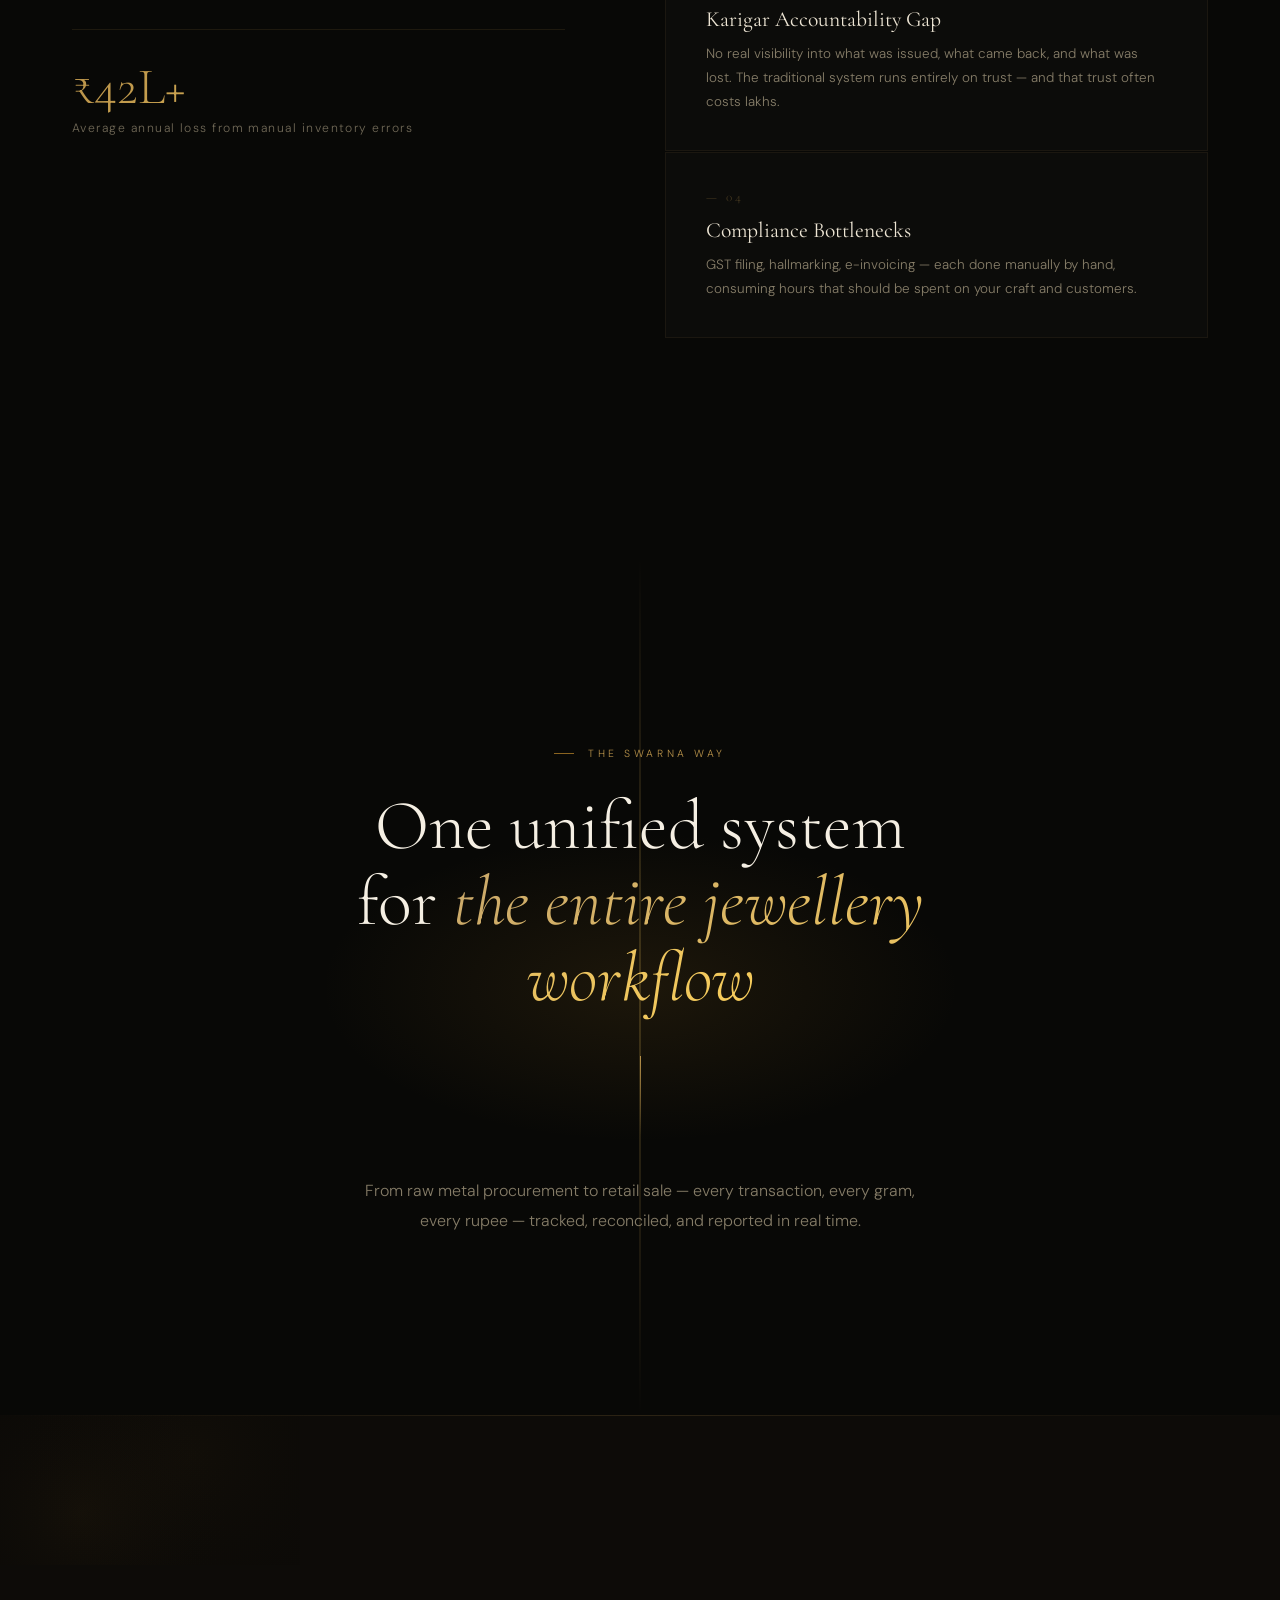
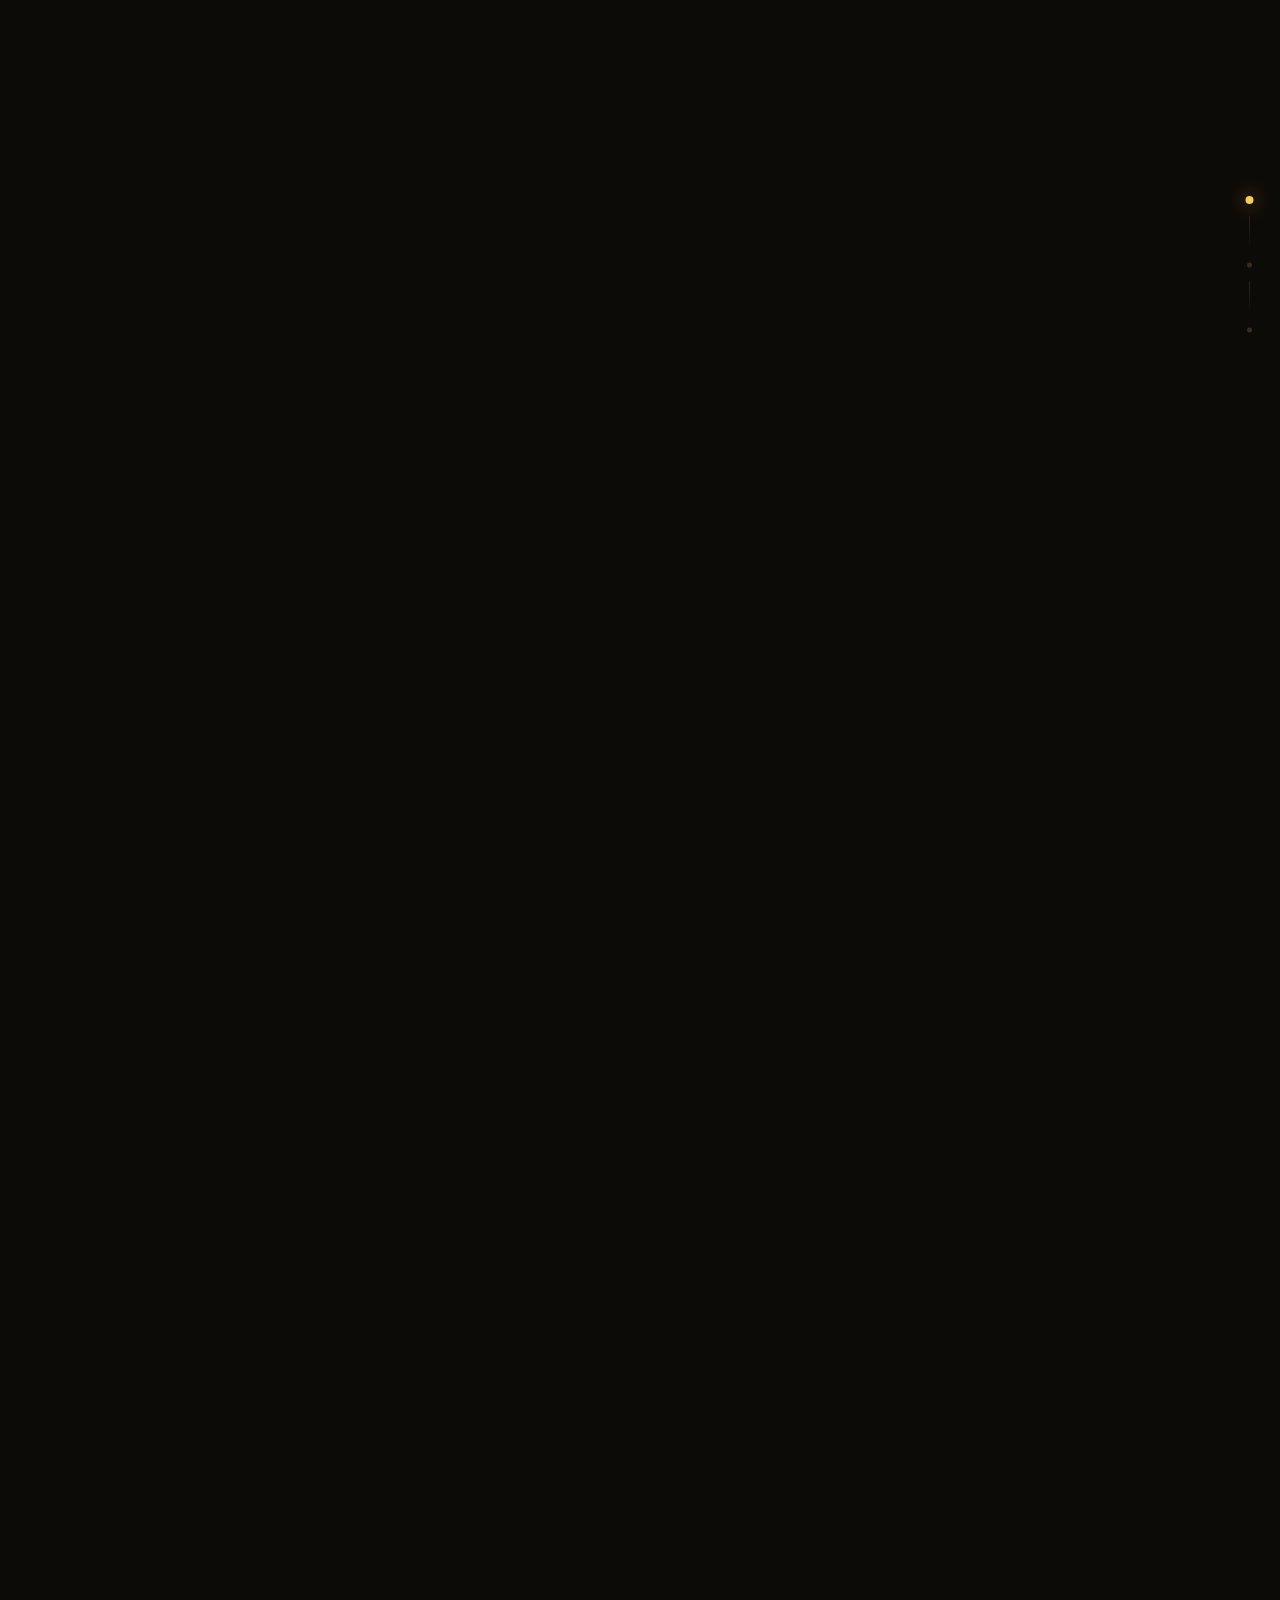
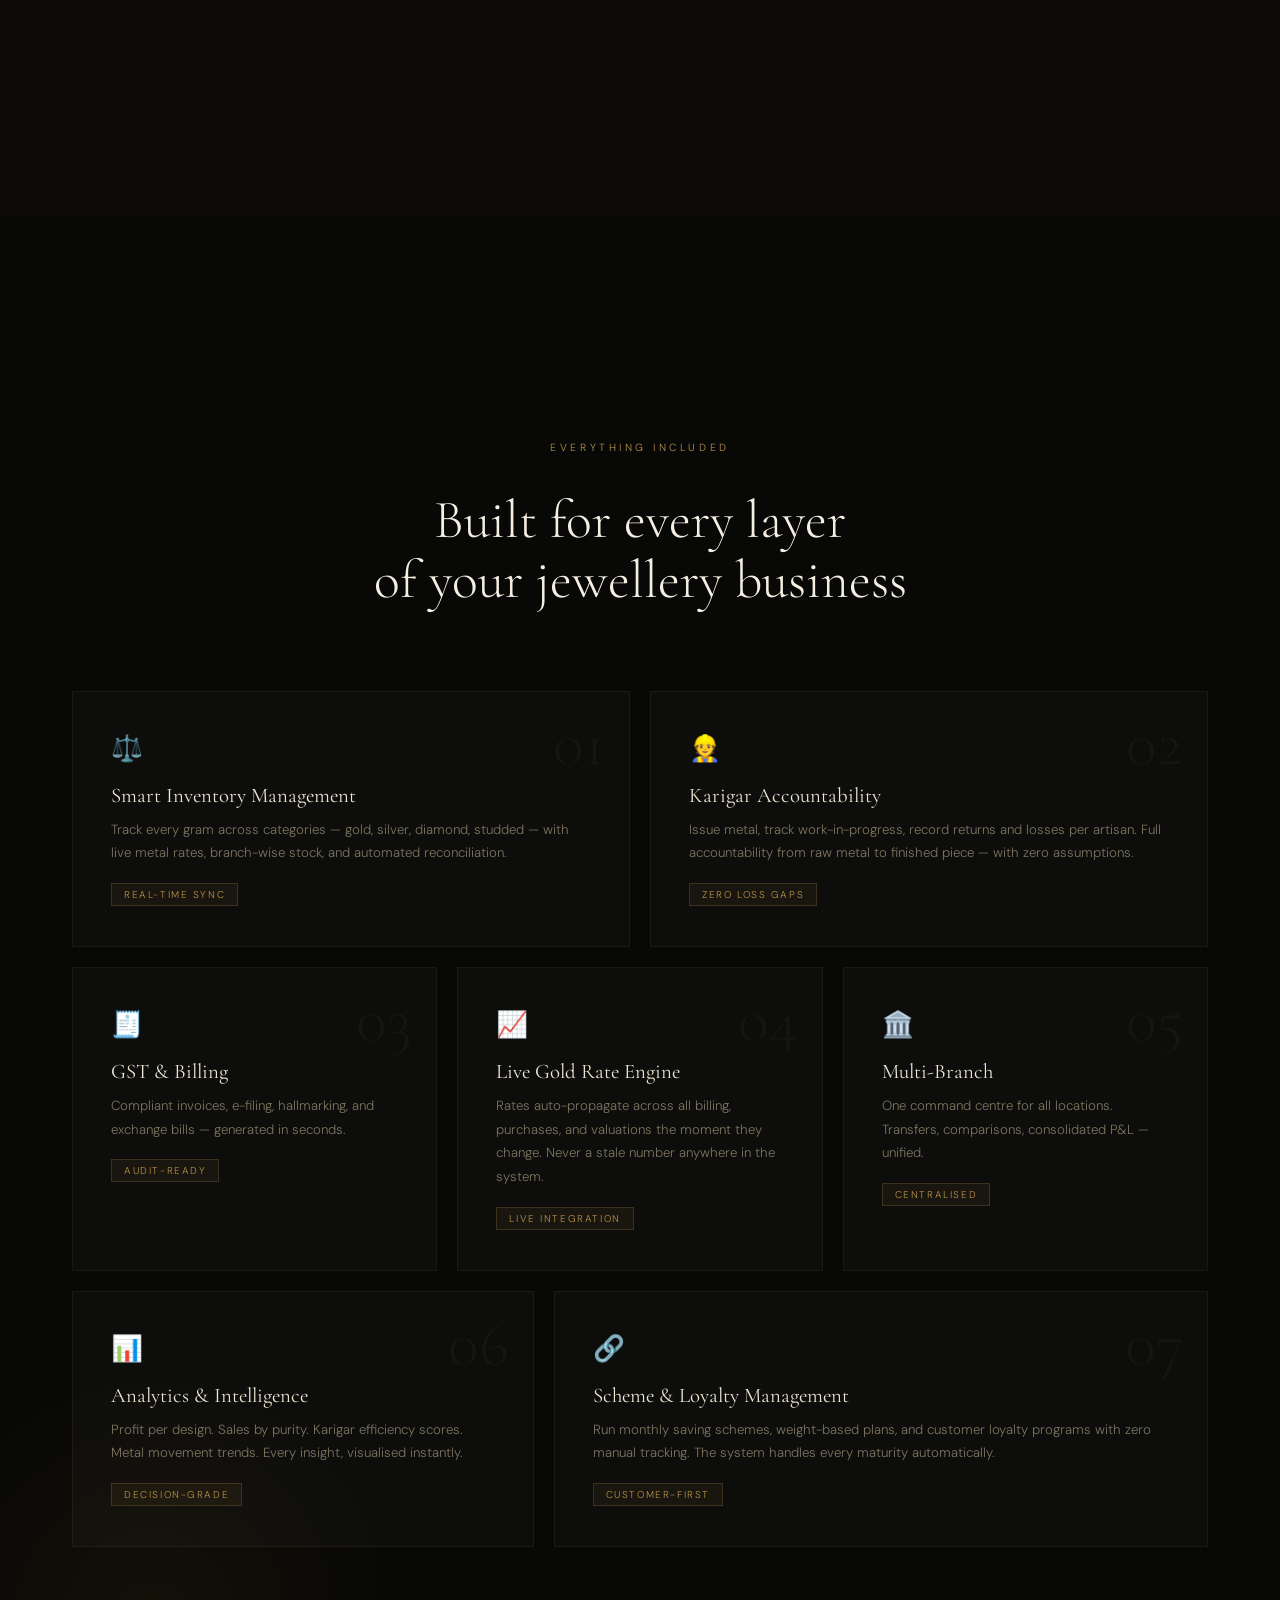
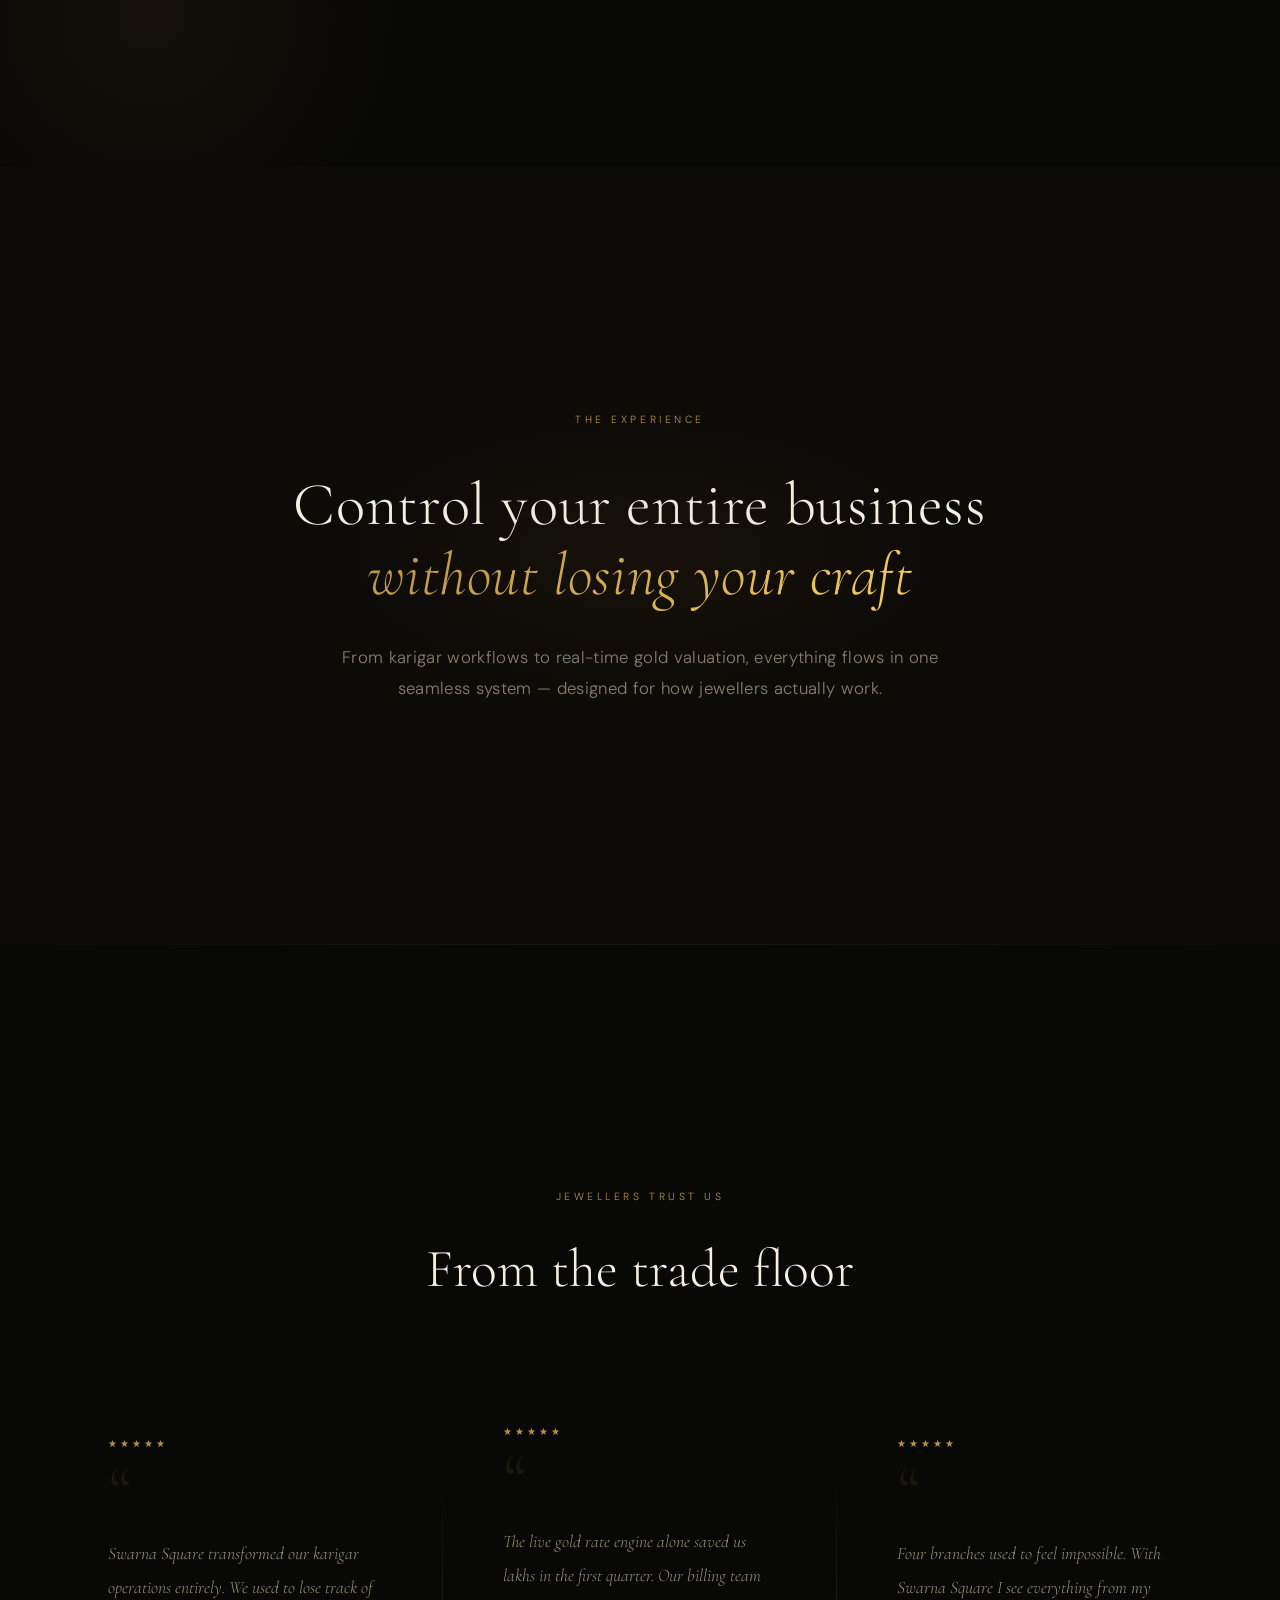
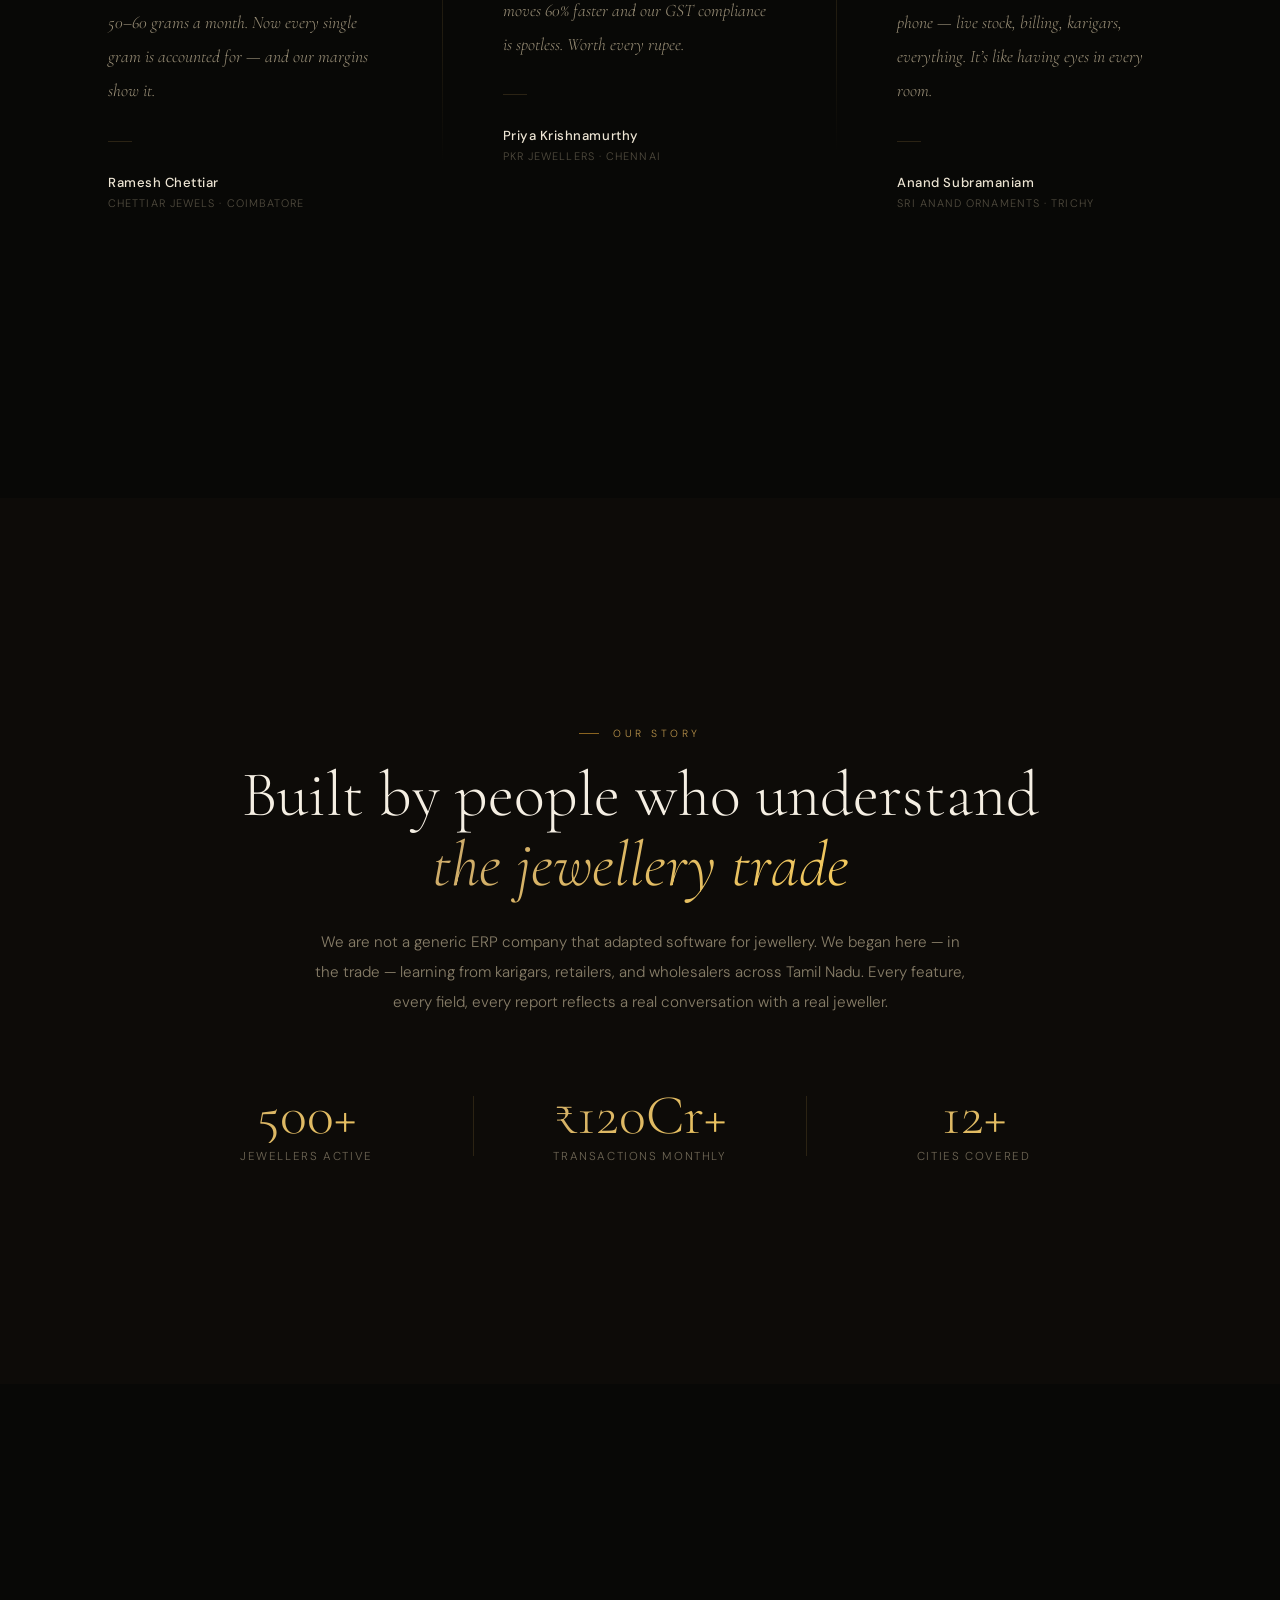
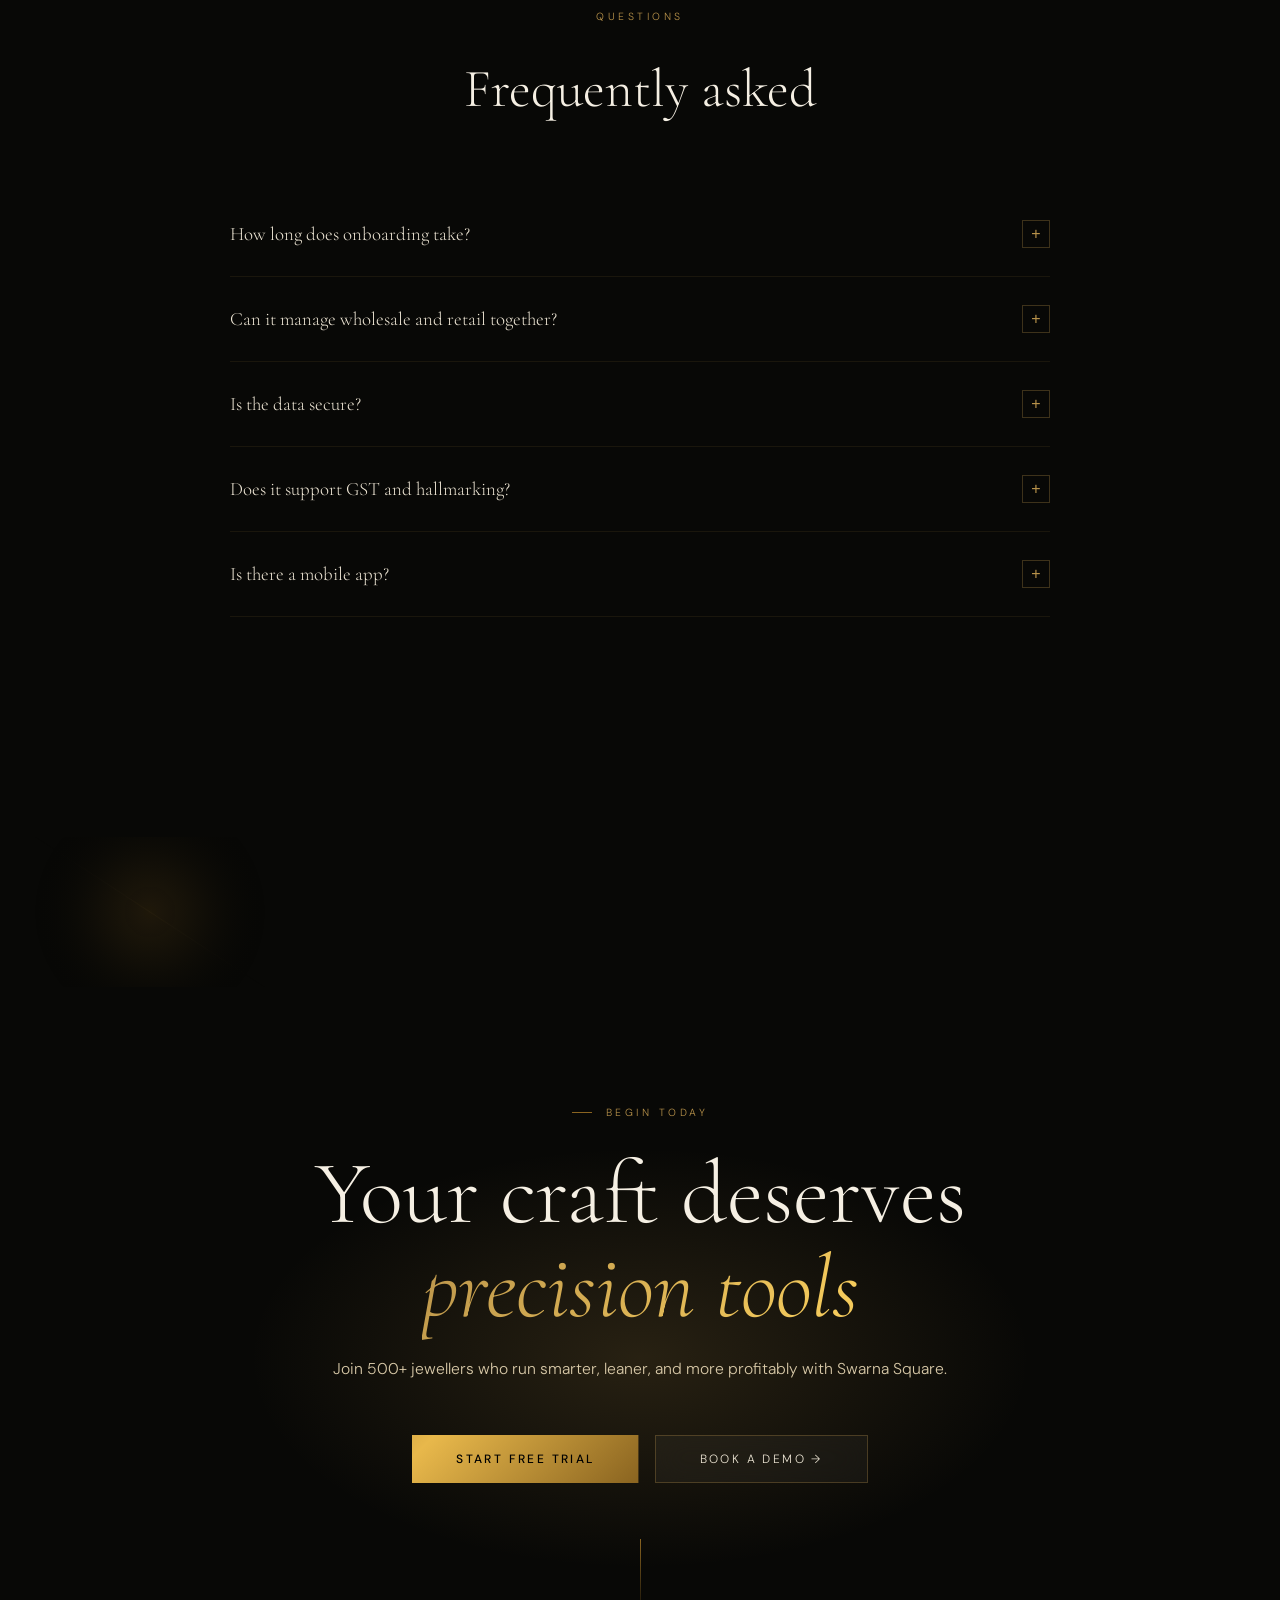
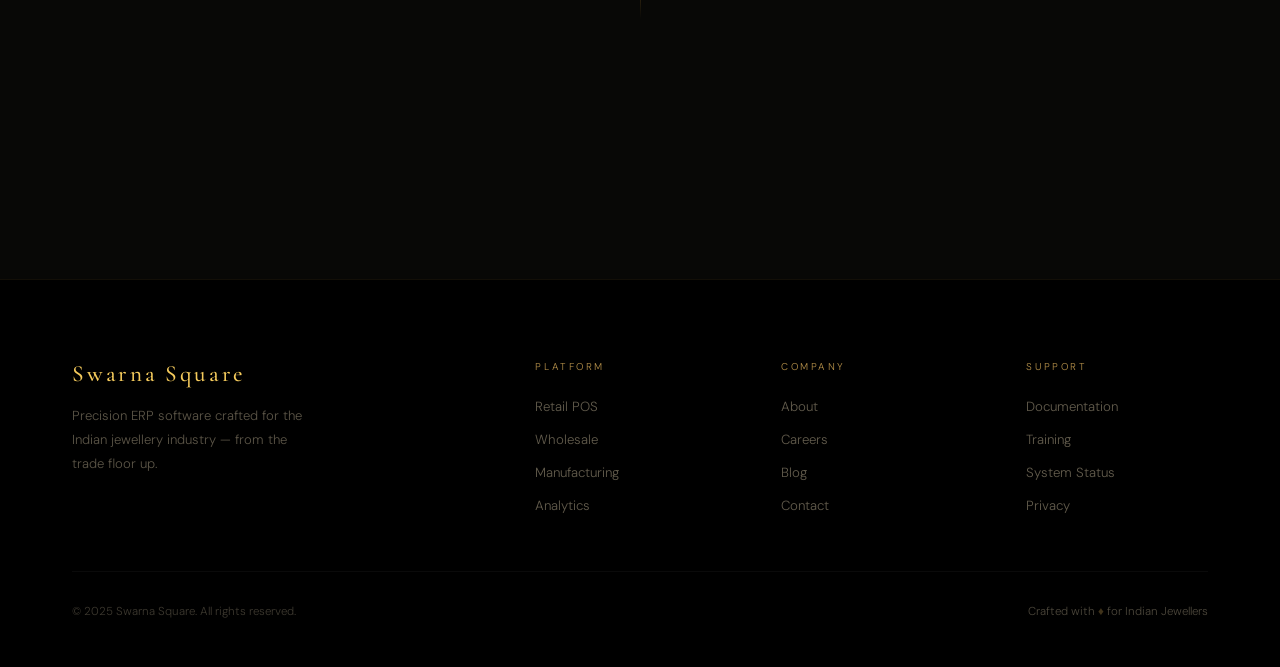
<file: swarna-square- V$.html>
<!DOCTYPE html>
<html lang="en">

<head>
  <meta charset="UTF-8">
  <meta name="viewport" content="width=device-width, initial-scale=1.0">
  <title>Swarna Square — Precision ERP for Modern Jewellers</title>
  <link rel="preconnect" href="https://fonts.googleapis.com">
  <link rel="preconnect" href="https://fonts.gstatic.com" crossorigin>
  <link
    href="https://fonts.googleapis.com/css2?family=Cormorant+Garamond:ital,wght@0,300;0,400;0,500;0,600;1,300;1,400;1,500&family=DM+Sans:opsz,wght@9..40,200;9..40,300;9..40,400;9..40,500&display=swap"
    rel="stylesheet">
  <style>
    /* ════════════════════════════════════════════════
   DESIGN TOKENS
════════════════════════════════════════════════ */
    :root {
      --black: #000000;
      --night: #080806;
      --deep: #0d0b08;
      --charcoal: #1a1814;
      --sand: #D8C9A8;
      --eggshell: #EDE5D4;
      --cream: #F5EFE3;
      --gold: #B8924A;
      --gold-mid: #C9A86B;
      --gold-hi: #E8B84B;
      --gold-pale: #F5CB5C;
      --gold-deep: #8A6420;
      --r-gold: rgba(184, 146, 74, 1);
      --ease-luxury: cubic-bezier(0.16, 1, 0.3, 1);
      --ease-in-out: cubic-bezier(0.45, 0, 0.15, 1);
    }

    /* ════════════════════════════════════════════════
   RESET + BASE
════════════════════════════════════════════════ */
    *,
    *::before,
    *::after {
      margin: 0;
      padding: 0;
      box-sizing: border-box;
    }

    html {
      font-size: 16px;
      scroll-behavior: auto;
    }

    body {
      background: var(--black);
      color: var(--sand);
      font-family: 'DM Sans', sans-serif;
      font-weight: 300;
      overflow-x: hidden;
      cursor: none;
      -webkit-font-smoothing: antialiased;
    }

    /* ════════════════════════════════════════════════
   SCROLL PROGRESS BAR
════════════════════════════════════════════════ */
    #scroll-bar {
      position: fixed;
      top: 0;
      left: 0;
      height: 1px;
      background: linear-gradient(to right, var(--gold-deep), var(--gold-pale));
      z-index: 10000;
      width: 0%;
      transition: width .05s linear;
      box-shadow: 0 0 8px rgba(232, 184, 75, .6);
    }

    /* ════════════════════════════════════════════════
   CUSTOM CURSOR
════════════════════════════════════════════════ */
    #cur-dot {
      position: fixed;
      width: 6px;
      height: 6px;
      background: var(--gold-pale);
      border-radius: 50%;
      pointer-events: none;
      z-index: 9999;
      transform: translate(-50%, -50%);
      transition: width .2s var(--ease-luxury), height .2s var(--ease-luxury),
        background .2s, opacity .3s;
      mix-blend-mode: screen;
    }

    #cur-ring {
      position: fixed;
      width: 32px;
      height: 32px;
      border: 1px solid rgba(232, 184, 75, .5);
      border-radius: 50%;
      pointer-events: none;
      z-index: 9998;
      transform: translate(-50%, -50%);
      transition: width .4s var(--ease-luxury), height .4s var(--ease-luxury),
        border-color .3s, opacity .3s;
    }

    .cursor-hover #cur-dot {
      width: 10px;
      height: 10px;
    }

    .cursor-hover #cur-ring {
      width: 52px;
      height: 52px;
      border-color: rgba(232, 184, 75, .35);
    }

    .cursor-text #cur-ring {
      width: 80px;
      height: 80px;
      background: rgba(184, 146, 74, .08);
      border-color: rgba(232, 184, 75, .6);
    }

    /* ════════════════════════════════════════════════
   FILM GRAIN
════════════════════════════════════════════════ */
    #grain {
      position: fixed;
      inset: 0;
      z-index: 9990;
      pointer-events: none;
      opacity: .032;
      mix-blend-mode: overlay;
      background-image: url("data:image/svg+xml,%3Csvg xmlns='http://www.w3.org/2000/svg' width='300' height='300'%3E%3Cfilter id='g'%3E%3CfeTurbulence type='fractalNoise' baseFrequency='.75' numOctaves='4' stitchTiles='stitch'/%3E%3C/filter%3E%3Crect width='300' height='300' filter='url(%23g)'/%3E%3C/svg%3E");
      background-size: 200px 200px;
      animation: grainShift 0.12s steps(1) infinite;
    }

    @keyframes grainShift {
      0% {
        background-position: 0 0;
      }

      20% {
        background-position: -30px -50px;
      }

      40% {
        background-position: 50px 20px;
      }

      60% {
        background-position: -20px 40px;
      }

      80% {
        background-position: 40px -30px;
      }

      100% {
        background-position: 0 0;
      }
    }

    /* ════════════════════════════════════════════════
   NAVIGATION
════════════════════════════════════════════════ */
    nav {
      position: fixed;
      inset: 0 0 auto 0;
      z-index: 500;
      display: flex;
      align-items: center;
      justify-content: space-between;
      padding: 32px 72px;
      transition: padding .5s var(--ease-luxury), background .5s, border-color .5s;
    }

    nav::after {
      content: '';
      position: absolute;
      inset: 0;
      background: linear-gradient(to bottom, rgba(0, 0, 0, .72) 0%, transparent 100%);
      pointer-events: none;
    }

    nav.scrolled {
      padding: 20px 72px;
      background: rgba(8, 8, 6, .9);
      border-bottom: 1px solid rgba(184, 146, 74, .1);
      backdrop-filter: blur(24px) saturate(1.5);
    }

    .logo {
      font-family: 'Cormorant Garamond', serif;
      font-size: 1.5rem;
      font-weight: 500;
      letter-spacing: .14em;
      color: var(--gold-pale);
      text-decoration: none;
      position: relative;
      z-index: 1;
    }

    .logo em {
      font-style: normal;
      color: rgba(245, 203, 92, .55);
    }

    .nav-links {
      display: flex;
      gap: 40px;
      list-style: none;
      position: relative;
      z-index: 1;
    }

    .nav-links a {
      font-size: .72rem;
      letter-spacing: .2em;
      text-transform: uppercase;
      color: var(--sand);
      text-decoration: none;
      opacity: .55;
      transition: opacity .3s, color .3s, letter-spacing .3s;
    }

    .nav-links a:hover {
      opacity: 1;
      color: var(--gold-pale);
      letter-spacing: .26em;
    }

    .nav-btn {
      position: relative;
      z-index: 1;
      background: none;
      border: 1px solid rgba(184, 146, 74, .45);
      color: var(--gold-mid);
      padding: 11px 30px;
      font-family: 'DM Sans', sans-serif;
      font-size: .7rem;
      font-weight: 400;
      letter-spacing: .18em;
      text-transform: uppercase;
      cursor: none;
      overflow: hidden;
      transition: border-color .4s, color .4s, box-shadow .4s;
    }

    .nav-btn::before {
      content: '';
      position: absolute;
      inset: 0;
      background: linear-gradient(135deg, rgba(184, 146, 74, .15), rgba(232, 184, 75, .08));
      transform: translateX(-101%);
      transition: transform .4s var(--ease-luxury);
    }

    .nav-btn:hover {
      border-color: var(--gold-mid);
      color: var(--gold-pale);
      box-shadow: 0 0 24px rgba(184, 146, 74, .2);
    }

    .nav-btn:hover::before {
      transform: translateX(0);
    }

    /* ════════════════════════════════════════════════
   HERO
════════════════════════════════════════════════ */
    #hero {
      position: relative;
      height: 100vh;
      min-height: 700px;
      display: flex;
      align-items: center;
      justify-content: center;
      overflow: hidden;
    }

    /* HERO VIDEO */
    #hero-video {
      position: absolute;
      inset: 0;
      width: 100%;
      height: 100%;
      object-fit: cover;
      filter: brightness(.85) contrast(1.05);
    }

    /* Minimal bottom fade for text readability */
    .h-ov-base {
      position: absolute;
      inset: 0;
      background: linear-gradient(to top, rgba(0, 0, 0, 0.6) 0%, rgba(0, 0, 0, 0.15) 40%, transparent 65%);
      z-index: 1;
      pointer-events: none;
    }

    /* HERO CONTENT */
    .hero-wrap {
      position: relative;
      z-index: 3;
      text-align: center;
      padding: 0 32px;
      max-width: 900px;
    }

    .hero-kicker {
      display: inline-flex;
      align-items: center;
      gap: 18px;
      font-size: .65rem;
      letter-spacing: .42em;
      text-transform: uppercase;
      color: var(--gold);
      margin-bottom: 42px;
      opacity: 0;
      filter: blur(6px);
      transform: translateY(12px);
      animation: heroTextIn 1.2s .5s cubic-bezier(0.16, 1, 0.3, 1) forwards;
    }

    .hero-kicker::before,
    .hero-kicker::after {
      content: '';
      flex: 1;
      width: 32px;
      height: 1px;
      background: linear-gradient(to right, transparent, rgba(184, 146, 74, .4));
    }

    .hero-kicker::after {
      background: linear-gradient(to left, transparent, rgba(184, 146, 74, .4));
    }

    .hero-h1 {
      font-family: 'Cormorant Garamond', serif;
      font-size: clamp(3rem, 6.5vw, 5.8rem);
      font-weight: 300;
      line-height: 1.06;
      letter-spacing: .02em;
      color: var(--cream);
      text-shadow: 0 2px 16px rgba(0, 0, 0, 0.7), 0 1px 4px rgba(0, 0, 0, 0.5);
      opacity: 0;
      filter: blur(10px);
      transform: translateY(28px);
      animation: heroTextIn 1.6s .7s cubic-bezier(0.16, 1, 0.3, 1) forwards;
    }

    .hero-h1 span.gold-word {
      font-style: italic;
      background: linear-gradient(135deg, var(--gold), var(--gold-pale), var(--gold-mid));
      background-size: 200% auto;
      -webkit-background-clip: text;
      -webkit-text-fill-color: transparent;
      background-clip: text;
      animation: shimmer 5s linear infinite;
    }

    .hero-h1 .line-2 {
      display: block;
      margin-top: 4px;
    }

    .hero-sub {
      margin-top: 30px;
      font-size: 1.02rem;
      font-weight: 300;
      line-height: 1.8;
      color: rgba(216, 201, 168, .85);
      text-shadow: 0 1px 8px rgba(0, 0, 0, 0.6);
      letter-spacing: .025em;
      max-width: 520px;
      margin-left: auto;
      margin-right: auto;
      opacity: 0;
      filter: blur(6px);
      transform: translateY(18px);
      animation: heroTextIn 1.3s .9s cubic-bezier(0.16, 1, 0.3, 1) forwards;
    }

    .hero-actions {
      margin-top: 56px;
      display: flex;
      gap: 18px;
      justify-content: center;
      align-items: center;
      opacity: 0;
      filter: blur(4px);
      transform: translateY(14px);
      animation: heroTextIn 1.2s 1.1s cubic-bezier(0.16, 1, 0.3, 1) forwards;
    }

    .btn-gold {
      position: relative;
      overflow: hidden;
      padding: 16px 44px;
      font-size: .75rem;
      font-weight: 500;
      letter-spacing: .2em;
      text-transform: uppercase;
      background: linear-gradient(135deg, var(--gold-deep) 0%, var(--gold-hi) 50%, var(--gold-deep) 100%);
      background-size: 200% 100%;
      background-position: 100% 0;
      color: var(--black);
      border: none;
      cursor: none;
      font-family: 'DM Sans', sans-serif;
      transition: background-position .6s var(--ease-luxury), box-shadow .4s, transform .3s;
    }

    .btn-gold:hover {
      background-position: 0 0;
      box-shadow: 0 0 48px rgba(232, 184, 75, .6), 0 12px 32px rgba(0, 0, 0, .5);
      transform: translateY(-4px) scale(1.02);
    }

    .btn-glass {
      padding: 15px 44px;
      font-size: .75rem;
      font-weight: 300;
      letter-spacing: .2em;
      text-transform: uppercase;
      background: rgba(255, 255, 255, .04);
      border: 1px solid rgba(184, 146, 74, .3);
      color: var(--eggshell);
      cursor: none;
      font-family: 'DM Sans', sans-serif;
      backdrop-filter: blur(16px);
      transition: background .4s, border-color .4s, box-shadow .4s, transform .3s;
    }

    .btn-glass:hover {
      background: rgba(184, 146, 74, .1);
      border-color: rgba(184, 146, 74, .7);
      box-shadow: 0 0 28px rgba(184, 146, 74, .25), inset 0 0 20px rgba(184, 146, 74, .1);
      transform: translateY(-4px) scale(1.02);
    }

    @keyframes heroTextIn {
      to {
        opacity: 1;
        filter: blur(0);
        transform: none;
      }
    }

    /* SCROLL INDICATOR */
    .scroll-ind {
      position: absolute;
      bottom: 44px;
      left: 50%;
      transform: translateX(-50%);
      z-index: 3;
      display: flex;
      flex-direction: column;
      align-items: center;
      gap: 10px;
      opacity: 0;
      animation: heroIn .7s 1.6s var(--ease-luxury) forwards;
    }

    .scroll-ind-label {
      font-size: .6rem;
      letter-spacing: .3em;
      text-transform: uppercase;
      color: rgba(184, 146, 74, .6);
    }

    .scroll-ind-line {
      width: 1px;
      height: 56px;
      background: linear-gradient(to bottom, var(--gold), transparent);
      transform-origin: top;
      animation: scrollPulse 2.2s ease-in-out infinite;
    }

    @keyframes scrollPulse {
      0% {
        transform: scaleY(0);
        opacity: 0;
      }

      30% {
        opacity: 1;
      }

      100% {
        transform: scaleY(1);
        opacity: 0;
      }
    }

    /* ════════════════════════════════════════════════
   SECTION SYSTEM
════════════════════════════════════════════════ */
    .s-label {
      display: inline-flex;
      align-items: center;
      gap: 14px;
      font-size: .65rem;
      letter-spacing: .34em;
      text-transform: uppercase;
      color: var(--gold);
      margin-bottom: 20px;
    }

    .s-label::before {
      content: '';
      width: 20px;
      height: 1px;
      background: var(--gold-deep);
    }

    .s-title {
      font-family: 'Cormorant Garamond', serif;
      font-size: clamp(2.2rem, 4.2vw, 3.8rem);
      font-weight: 300;
      line-height: 1.12;
      color: var(--cream);
    }

    .s-title em {
      font-style: italic;
      color: var(--gold-hi);
    }

    /* Reveal system */
    .reveal {
      opacity: 0;
      transform: translateY(36px);
      filter: blur(3px);
      transition: opacity .9s var(--ease-luxury), transform .9s var(--ease-luxury), filter .9s var(--ease-luxury);
    }

    .reveal.in {
      opacity: 1;
      transform: none;
      filter: none;
    }

    .reveal-delay-1 {
      transition-delay: .12s;
    }

    .reveal-delay-2 {
      transition-delay: .24s;
    }

    .reveal-delay-3 {
      transition-delay: .36s;
    }

    .reveal-delay-4 {
      transition-delay: .48s;
    }

    /* ════════════════════════════════════════════════
   PROBLEM SECTION
════════════════════════════════════════════════ */
    #problem {
      padding: 220px 72px;
      background: var(--night);
      position: relative;
      overflow: hidden;
    }

    #problem::before {
      content: '';
      position: absolute;
      top: 0;
      left: 0;
      right: 0;
      height: 1px;
      background: linear-gradient(to right, transparent, rgba(184, 146, 74, .2), transparent);
    }

    #problem::after {
      content: '';
      position: absolute;
      top: -200px;
      right: -200px;
      width: 600px;
      height: 600px;
      background: radial-gradient(circle, rgba(138, 100, 32, .07) 0%, transparent 70%);
      pointer-events: none;
    }

    .problem-grid {
      max-width: 1360px;
      margin: 0 auto;
      display: grid;
      grid-template-columns: 1fr 1.1fr;
      gap: 100px;
      align-items: start;
    }

    .problem-left {
      position: sticky;
      top: 140px;
    }

    .problem-eyebrow {}

    .problem-headline {
      font-family: 'Cormorant Garamond', serif;
      font-size: clamp(1.8rem, 3.2vw, 2.9rem);
      font-weight: 300;
      line-height: 1.28;
      color: var(--cream);
      margin-top: 18px;
    }

    .problem-headline strong {
      font-weight: 400;
      font-style: italic;
      background: linear-gradient(135deg, var(--gold-mid), var(--gold-pale));
      -webkit-background-clip: text;
      -webkit-text-fill-color: transparent;
      background-clip: text;
    }

    .problem-body {
      margin-top: 26px;
      font-size: .9rem;
      line-height: 1.9;
      color: rgba(216, 201, 168, .58);
      max-width: 380px;
    }

    .problem-stat {
      margin-top: 44px;
      padding-top: 32px;
      border-top: 1px solid rgba(184, 146, 74, .12);
    }

    .problem-stat-num {
      font-family: 'Cormorant Garamond', serif;
      font-size: 3.2rem;
      font-weight: 300;
      background: linear-gradient(135deg, var(--gold), var(--gold-pale));
      -webkit-background-clip: text;
      -webkit-text-fill-color: transparent;
      background-clip: text;
      line-height: 1;
    }

    .problem-stat-label {
      font-size: .76rem;
      letter-spacing: .12em;
      opacity: .5;
      margin-top: 6px;
    }

    .problem-cards {
      display: flex;
      flex-direction: column;
      gap: 1px;
    }

    .p-card {
      background: rgba(255, 255, 255, .018);
      border: 1px solid rgba(184, 146, 74, .08);
      padding: 36px 40px;
      position: relative;
      overflow: hidden;
      cursor: none;
      transform: translateX(40px);
      opacity: 0;
      transition: transform .8s var(--ease-luxury), opacity .8s var(--ease-luxury),
        background .35s, border-color .35s, box-shadow .35s;
    }

    .p-card::before {
      content: '';
      position: absolute;
      left: 0;
      top: 0;
      bottom: 0;
      width: 2px;
      background: linear-gradient(to bottom, transparent, var(--gold-deep), transparent);
      transform: scaleY(0);
      transform-origin: center;
      transition: transform .5s var(--ease-luxury);
    }

    .p-card.in {
      transform: translateX(0);
      opacity: 1;
    }

    .p-card:hover {
      background: rgba(184, 146, 74, .04);
      border-color: rgba(184, 146, 74, .22);
    }

    .p-card:hover::before {
      transform: scaleY(1);
    }

    .p-card:hover .p-card-inner {
      transform: translateX(6px);
    }

    .p-card-inner {
      transition: transform .4s var(--ease-luxury);
    }

    .p-num {
      font-family: 'Cormorant Garamond', serif;
      font-size: .82rem;
      color: rgba(184, 146, 74, .35);
      letter-spacing: .22em;
      margin-bottom: 12px;
    }

    .p-title {
      font-family: 'Cormorant Garamond', serif;
      font-size: 1.35rem;
      font-weight: 400;
      color: var(--eggshell);
      margin-bottom: 10px;
    }

    .p-text {
      font-size: .84rem;
      line-height: 1.78;
      color: rgba(216, 201, 168, .6);
    }

    /* ════════════════════════════════════════════════
   SOLUTION / BRIDGE SECTION
════════════════════════════════════════════════ */
    #bridge {
      padding: 180px 72px;
      background: var(--night);
      position: relative;
      overflow: hidden;
      text-align: center;
    }

    .bridge-beam {
      position: absolute;
      left: 50%;
      top: 0;
      bottom: 0;
      width: 1px;
      transform: translateX(-50%);
      background: linear-gradient(to bottom, transparent 0%, rgba(184, 146, 74, .25) 20%, rgba(245, 203, 92, .4) 50%, rgba(184, 146, 74, .25) 80%, transparent 100%);
      animation: beamPulse 4s ease-in-out infinite;
    }

    @keyframes beamPulse {

      0%,
      100% {
        opacity: .4;
      }

      50% {
        opacity: 1;
      }
    }

    .bridge-orb {
      position: absolute;
      top: 50%;
      left: 50%;
      transform: translate(-50%, -50%);
      width: 700px;
      height: 400px;
      background: radial-gradient(ellipse 65% 55% at 50% 50%, rgba(138, 100, 32, .16) 0%, transparent 70%);
      pointer-events: none;
      animation: glowBreathe 5s ease-in-out infinite;
    }

    .bridge-inner {
      position: relative;
      z-index: 2;
      max-width: 800px;
      margin: 0 auto;
    }

    .bridge-title {
      font-family: 'Cormorant Garamond', serif;
      font-size: clamp(2.5rem, 5.5vw, 4.8rem);
      font-weight: 300;
      line-height: 1.08;
      color: var(--cream);
    }

    .bridge-title .line {
      display: block;
    }

    .bridge-title em {
      font-style: italic;
      background: linear-gradient(135deg, var(--gold-mid), var(--gold-pale), var(--gold-mid));
      background-size: 200% auto;
      -webkit-background-clip: text;
      -webkit-text-fill-color: transparent;
      background-clip: text;
      animation: shimmer 4s linear infinite;
    }

    @keyframes shimmer {
      to {
        background-position: 200% center;
      }
    }

    .bridge-rule {
      width: 1px;
      height: 80px;
      background: linear-gradient(to bottom, var(--gold), transparent);
      margin: 40px auto;
      animation: growDown .8s var(--ease-luxury) forwards;
      transform-origin: top;
      transform: scaleY(0);
      opacity: 0;
    }

    .bridge-rule.in {
      animation: growLine .9s .3s var(--ease-luxury) forwards;
    }

    @keyframes growLine {
      to {
        transform: scaleY(1);
        opacity: 1;
      }
    }

    .bridge-desc {
      font-size: 1rem;
      line-height: 1.85;
      color: rgba(216, 201, 168, .6);
      max-width: 560px;
      margin: 0 auto;
    }

    /* ════════════════════════════════════════════════
   SCROLL STORY
════════════════════════════════════════════════ */
    #story-outer {
      position: relative;
      height: 400vh;
      background: var(--deep);
    }

    #story-outer::before {
      content: '';
      position: absolute;
      top: 0;
      left: 0;
      right: 0;
      height: 1px;
      background: linear-gradient(to right, transparent, rgba(184, 146, 74, .18), transparent);
    }

    #story-sticky {
      position: sticky;
      top: 0;
      height: 100vh;
      display: flex;
      align-items: center;
      overflow: hidden;
    }

    /* Ambient background for story */
    #story-bg-canvas {
      position: absolute;
      inset: 0;
      pointer-events: none;
      z-index: 0;
    }

    .story-layout {
      position: relative;
      z-index: 1;
      max-width: 1360px;
      margin: 0 auto;
      padding: 0 72px;
      display: grid;
      grid-template-columns: 1fr 1fr;
      gap: 80px;
      align-items: center;
      width: 100%;
    }

    /* LEFT — text content */
    .story-text {}

    .story-step-badge {
      display: inline-flex;
      align-items: center;
      gap: 10px;
      font-size: .62rem;
      letter-spacing: .32em;
      text-transform: uppercase;
      color: var(--gold);
      padding: 7px 18px;
      border: 1px solid rgba(184, 146, 74, .25);
      background: rgba(184, 146, 74, .06);
      margin-bottom: 30px;
      transition: all .5s var(--ease-luxury);
    }

    .story-idx {
      font-family: 'Cormorant Garamond', serif;
      font-size: 6.5rem;
      font-weight: 300;
      line-height: .9;
      color: rgba(184, 146, 74, .06);
      letter-spacing: -.02em;
      margin-bottom: -14px;
      transition: all .5s var(--ease-luxury);
    }

    .story-h {
      font-family: 'Cormorant Garamond', serif;
      font-size: clamp(2rem, 3.6vw, 3.2rem);
      font-weight: 300;
      line-height: 1.16;
      color: var(--cream);
      transition: all .5s var(--ease-luxury);
    }

    .story-p {
      margin-top: 20px;
      font-size: .9rem;
      line-height: 1.88;
      color: rgba(216, 201, 168, .6);
      max-width: 420px;
      transition: all .5s var(--ease-luxury);
    }

    .story-feats {
      margin-top: 32px;
      display: flex;
      flex-direction: column;
      gap: 14px;
    }

    .story-feat {
      display: flex;
      align-items: center;
      gap: 14px;
      font-size: .82rem;
      color: rgba(216, 201, 168, .65);
      opacity: 0;
      transform: translateX(-10px);
      transition: opacity .4s, transform .4s;
    }

    .story-feat.show {
      opacity: 1;
      transform: none;
    }

    .feat-dot {
      width: 4px;
      height: 4px;
      border-radius: 50%;
      background: var(--gold);
      flex-shrink: 0;
      box-shadow: 0 0 8px rgba(184, 146, 74, .6);
    }

    /* RIGHT — visuals */
    .story-vis-wrap {
      position: relative;
      height: 500px;
    }

    .story-vis {
      position: absolute;
      inset: 0;
      display: flex;
      align-items: center;
      justify-content: center;
      opacity: 0;
      transform: scale(.96) translateY(18px);
      filter: blur(6px);
      transition: opacity .8s var(--ease-luxury), transform .8s var(--ease-luxury), filter .8s var(--ease-luxury);
      pointer-events: none;
    }

    .story-vis.active {
      opacity: 1;
      transform: scale(1) translateY(0);
      filter: none;
      pointer-events: auto;
    }

    /* UI MOCK PANELS */
    .mock {
      width: 100%;
      max-width: 460px;
      background: rgba(13, 11, 8, .92);
      border: 1px solid rgba(184, 146, 74, .2);
      box-shadow:
        0 40px 100px rgba(0, 0, 0, .8),
        0 0 0 1px rgba(184, 146, 74, .06),
        inset 0 1px 0 rgba(184, 146, 74, .08);
      border-radius: 3px;
      overflow: hidden;
    }

    .mock-bar {
      background: rgba(184, 146, 74, .07);
      border-bottom: 1px solid rgba(184, 146, 74, .1);
      padding: 13px 18px;
      display: flex;
      align-items: center;
      gap: 7px;
    }

    .m-dot {
      width: 9px;
      height: 9px;
      border-radius: 50%;
    }

    .m-title {
      margin-left: 10px;
      font-size: .65rem;
      letter-spacing: .18em;
      text-transform: uppercase;
      color: rgba(184, 146, 74, .7);
    }

    .mock-body {
      padding: 22px 20px;
    }

    .m-row {
      display: flex;
      align-items: center;
      justify-content: space-between;
      padding: 11px 16px;
      margin-bottom: 6px;
      background: rgba(255, 255, 255, .025);
      border: 1px solid rgba(184, 146, 74, .07);
      transition: background .3s, border-color .3s;
    }

    .m-row:hover {
      background: rgba(184, 146, 74, .04);
      border-color: rgba(184, 146, 74, .18);
    }

    .m-row-l {
      font-size: .76rem;
      color: rgba(216, 201, 168, .55);
    }

    .m-row-r {
      font-family: 'Cormorant Garamond', serif;
      font-size: .95rem;
      color: var(--gold-hi);
    }

    .m-grid {
      display: grid;
      grid-template-columns: 1fr 1fr;
      gap: 8px;
      margin-top: 12px;
    }

    .m-kpi {
      background: rgba(255, 255, 255, .02);
      border: 1px solid rgba(184, 146, 74, .08);
      padding: 16px 14px;
      text-align: center;
    }

    .m-kpi-n {
      font-family: 'Cormorant Garamond', serif;
      font-size: 1.55rem;
      color: var(--gold-pale);
      line-height: 1;
    }

    .m-kpi-l {
      font-size: .62rem;
      opacity: .42;
      margin-top: 5px;
      letter-spacing: .08em;
      text-transform: uppercase;
    }

    .m-bars {
      margin-top: 14px;
    }

    .m-bar-r {
      display: flex;
      align-items: center;
      gap: 10px;
      margin-bottom: 9px;
    }

    .m-bar-lbl {
      font-size: .7rem;
      opacity: .5;
      width: 72px;
      flex-shrink: 0;
    }

    .m-bar-t {
      flex: 1;
      height: 3px;
      background: rgba(255, 255, 255, .05);
      overflow: hidden;
    }

    .m-bar-f {
      height: 100%;
      background: linear-gradient(to right, var(--gold-deep), var(--gold-pale));
      border-radius: 2px;
    }

    .m-tags {
      display: flex;
      flex-wrap: wrap;
      gap: 5px;
      margin-top: 14px;
    }

    .m-tag {
      font-size: .65rem;
      letter-spacing: .1em;
      color: var(--gold);
      border: 1px solid rgba(184, 146, 74, .25);
      background: rgba(184, 146, 74, .07);
      padding: 4px 10px;
    }

    .m-chart {
      display: flex;
      align-items: flex-end;
      gap: 5px;
      height: 60px;
      margin-top: 14px;
    }

    .m-bar-v {
      flex: 1;
      background: linear-gradient(to top, rgba(184, 146, 74, .7), rgba(245, 203, 92, .2));
      border-radius: 1px;
    }

    /* story progress */
    .story-prog {
      position: absolute;
      right: 28px;
      top: 50%;
      transform: translateY(-50%);
      display: flex;
      flex-direction: column;
      gap: 14px;
      z-index: 5;
    }

    .s-dot {
      width: 5px;
      height: 5px;
      border-radius: 50%;
      background: rgba(184, 146, 74, .25);
      cursor: none;
      transition: background .4s, transform .4s, box-shadow .4s;
    }

    .s-dot.on {
      background: var(--gold-pale);
      transform: scale(1.6);
      box-shadow: 0 0 12px rgba(245, 203, 92, .7);
    }

    .s-line {
      width: 1px;
      height: 32px;
      background: linear-gradient(to bottom, rgba(184, 146, 74, .2), transparent);
      margin-left: 2px;
    }

    /* ════════════════════════════════════════════════
   FEATURES BENTO
════════════════════════════════════════════════ */
    #features {
      padding: 220px 72px;
      background: var(--night);
      position: relative;
      overflow: hidden;
    }

    #features::before {
      content: '';
      position: absolute;
      bottom: -100px;
      left: -100px;
      width: 500px;
      height: 500px;
      background: radial-gradient(circle, rgba(138, 100, 32, .09) 0%, transparent 70%);
    }

    .feat-header {
      max-width: 600px;
      margin: 0 auto 80px;
      text-align: center;
    }

    .feat-header .s-label {
      justify-content: center;
    }

    .feat-header .s-label::before {
      display: none;
    }

    .bento {
      max-width: 1440px;
      margin: 0 auto;
      display: grid;
      grid-template-columns: repeat(12, 1fr);
      gap: 20px;
      width: 100%;
    }

    .bc {
      /* bento card */
      background: rgba(255, 255, 255, .02);
      border: 1px solid rgba(184, 146, 74, .09);
      padding: 40px 38px;
      position: relative;
      overflow: hidden;
      cursor: none;
      transition: transform .5s var(--ease-luxury), box-shadow .5s, border-color .5s, background .4s;
    }

    .bc::after {
      content: '';
      position: absolute;
      inset: 0;
      background: radial-gradient(ellipse 80% 60% at 50% 0%, rgba(184, 146, 74, .07) 0%, transparent 70%);
      opacity: 0;
      transition: opacity .4s;
    }

    .bc:hover {
      transform: translateY(-6px) !important;
      border-color: rgba(184, 146, 74, .3);
      background: rgba(184, 146, 74, .035);
    }

    .bc:hover::after {
      opacity: 1;
    }

    .bc:hover .bc-glow {
      opacity: 1;
    }

    .bc-glow {
      position: absolute;
      bottom: -40px;
      right: -40px;
      width: 180px;
      height: 180px;
      background: radial-gradient(circle, rgba(184, 146, 74, .12) 0%, transparent 70%);
      opacity: 0;
      transition: opacity .5s;
      pointer-events: none;
    }

    .bc-num {
      position: absolute;
      top: 20px;
      right: 24px;
      font-family: 'Cormorant Garamond', serif;
      font-size: 4rem;
      font-weight: 300;
      color: rgba(184, 146, 74, .06);
      line-height: 1;
    }

    .bc-icon {
      font-size: 1.6rem;
      margin-bottom: 18px;
      display: block;
    }

    .bc-title {
      font-family: 'Cormorant Garamond', serif;
      font-size: 1.3rem;
      font-weight: 400;
      color: var(--eggshell);
      margin-bottom: 10px;
    }

    .bc-desc {
      font-size: .83rem;
      line-height: 1.78;
      color: rgba(216, 201, 168, .55);
    }

    .bc-pill {
      display: inline-block;
      margin-top: 18px;
      font-size: .62rem;
      letter-spacing: .16em;
      text-transform: uppercase;
      color: var(--gold);
      border: 1px solid rgba(184, 146, 74, .22);
      background: rgba(184, 146, 74, .07);
      padding: 4px 12px;
    }

    /* grid placement */
    .bc-1 {
      grid-column: span 6;
    }

    .bc-2 {
      grid-column: span 6;
    }

    .bc-3 {
      grid-column: span 4;
    }

    .bc-4 {
      grid-column: span 4;
    }

    .bc-5 {
      grid-column: span 4;
    }

    .bc-6 {
      grid-column: span 5;
    }

    .bc-7 {
      grid-column: span 7;
    }

    /* ════════════════════════════════════════════════
   CONTROL — STORYTELLING SECTION
════════════════════════════════════════════════ */
    #control {
      padding: 240px 72px;
      background: var(--deep);
      position: relative;
      overflow: hidden;
      text-align: center;
      display: flex;
      justify-content: center;
      align-items: center;
    }

    #control::before {
      content: '';
      position: absolute;
      top: 50%;
      left: 50%;
      transform: translate(-50%, -50%);
      width: 900px;
      height: 500px;
      background: radial-gradient(ellipse 55% 45% at 50% 50%, rgba(138, 100, 32, .07) 0%, transparent 60%);
      pointer-events: none;
      animation: glowBreathe 14s ease-in-out infinite;
    }

    .control-inner {
      max-width: 800px;
      margin: 0 auto;
    }

    .control-inner .s-label {
      justify-content: center;
    }

    .control-inner .s-label::before {
      display: none;
    }

    .control-title {
      font-family: 'Cormorant Garamond', serif;
      font-size: clamp(2.4rem, 5vw, 3.8rem);
      font-weight: 300;
      line-height: 1.15;
      letter-spacing: .01em;
      color: var(--cream);
      margin-top: 24px;
    }

    .control-title .gold {
      background: linear-gradient(135deg, var(--gold), var(--gold-pale), var(--gold-mid));
      background-size: 200% auto;
      -webkit-background-clip: text;
      -webkit-text-fill-color: transparent;
      background-clip: text;
      font-style: italic;
    }

    .control-desc {
      margin-top: 32px;
      font-size: 1.05rem;
      font-weight: 300;
      line-height: 1.85;
      color: rgba(216, 201, 168, .6);
      letter-spacing: .02em;
      max-width: 600px;
      margin-left: auto;
      margin-right: auto;
    }

    /* ════════════════════════════════════════════════
   TESTIMONIALS
════════════════════════════════════════════════ */
    #testimonials {
      padding: 240px 72px;
      background: var(--night);
      position: relative;
      overflow: hidden;
    }

    #testimonials::before {
      content: '';
      position: absolute;
      top: 0;
      left: 0;
      right: 0;
      height: 1px;
      background: linear-gradient(to right, transparent, rgba(184, 146, 74, .12), transparent);
    }

    .testi-h {
      text-align: center;
      max-width: 560px;
      margin: 0 auto 90px;
    }

    .testi-h .s-label {
      justify-content: center;
    }

    .testi-h .s-label::before {
      display: none;
    }

    .testi-grid {
      max-width: 1200px;
      margin: 0 auto;
      display: grid;
      grid-template-columns: repeat(3, 1fr);
      gap: 48px;
    }

    .t-card {
      padding: 48px 36px;
      position: relative;
      cursor: none;
      transition: transform .5s var(--ease-luxury), opacity .4s;
    }

    /* Subtle vertical separator between columns */
    .t-card:not(:last-child)::after {
      content: '';
      position: absolute;
      right: -24px;
      top: 20%;
      height: 60%;
      width: 1px;
      background: linear-gradient(to bottom, transparent, rgba(184, 146, 74, .15), transparent);
    }

    /* Middle card elevated for editorial stagger */
    .t-card:nth-child(2) {
      transform: translateY(-12px);
    }

    .t-card:hover {
      transform: translateY(-4px) !important;
    }

    .t-card:hover .t-quote-mark {
      color: rgba(184, 146, 74, .25);
    }

    .t-quote-mark {
      font-family: 'Cormorant Garamond', serif;
      font-size: 4.5rem;
      line-height: .6;
      color: rgba(184, 146, 74, .10);
      margin-bottom: 24px;
      display: block;
      transition: color .4s;
    }

    .t-body {
      font-family: 'Cormorant Garamond', serif;
      font-size: 1.1rem;
      line-height: 1.95;
      color: rgba(216, 201, 168, .7);
      font-style: italic;
      font-weight: 300;
    }

    .t-sep {
      width: 24px;
      height: 1px;
      background: rgba(184, 146, 74, .2);
      margin: 32px 0;
    }

    .t-name {
      font-size: .82rem;
      font-weight: 500;
      color: var(--eggshell);
      letter-spacing: .04em;
    }

    .t-role {
      font-size: .68rem;
      opacity: .35;
      margin-top: 5px;
      letter-spacing: .1em;
      text-transform: uppercase;
    }

    .t-stars {
      display: flex;
      gap: 3px;
      margin-bottom: 20px;
    }

    .star {
      color: var(--gold);
      font-size: .65rem;
    }

    /* ════════════════════════════════════════════════
   ABOUT / WHO WE ARE
════════════════════════════════════════════════ */
    #about {
      padding: 220px 72px;
      background: var(--deep);
      position: relative;
      overflow: hidden;
    }

    .about-wrap {
      max-width: 1000px;
      margin: 0 auto;
      text-align: center;
    }

    .about-title {
      font-family: 'Cormorant Garamond', serif;
      font-size: clamp(2.4rem, 5vw, 4.2rem);
      font-weight: 300;
      line-height: 1.1;
      color: var(--cream);
    }

    .about-title .hi {
      background: linear-gradient(135deg, var(--gold-mid), var(--gold-pale));
      -webkit-background-clip: text;
      -webkit-text-fill-color: transparent;
      background-clip: text;
      font-style: italic;
    }

    .about-body {
      margin: 28px auto 0;
      max-width: 660px;
      font-size: .95rem;
      line-height: 1.95;
      color: rgba(216, 201, 168, .6);
    }

    .about-stats {
      margin-top: 70px;
      display: grid;
      grid-template-columns: 1fr auto 1fr auto 1fr;
      gap: 0;
      align-items: center;
    }

    .a-stat-n {
      font-family: 'Cormorant Garamond', serif;
      font-size: 3.5rem;
      font-weight: 300;
      line-height: 1;
      background: linear-gradient(135deg, var(--gold-mid), var(--gold-pale));
      -webkit-background-clip: text;
      -webkit-text-fill-color: transparent;
      background-clip: text;
    }

    .a-stat-l {
      font-size: .72rem;
      letter-spacing: .14em;
      text-transform: uppercase;
      opacity: .48;
      margin-top: 6px;
    }

    .a-sep {
      width: 1px;
      height: 60px;
      background: rgba(184, 146, 74, .18);
    }

    /* ════════════════════════════════════════════════
   FAQ
════════════════════════════════════════════════ */
    #faq {
      padding: 220px 72px;
      background: var(--night);
      position: relative;
      overflow: hidden;
    }

    .faq-wrap {
      max-width: 820px;
      margin: 0 auto;
    }

    .faq-head {
      text-align: center;
      margin-bottom: 72px;
    }

    .faq-head .s-label {
      justify-content: center;
    }

    .faq-head .s-label::before {
      display: none;
    }

    .faq-item {
      border-bottom: 1px solid rgba(184, 146, 74, .1);
    }

    .faq-btn {
      width: 100%;
      background: none;
      border: none;
      cursor: none;
      padding: 28px 0;
      display: flex;
      justify-content: space-between;
      align-items: center;
      text-align: left;
    }

    .faq-q-text {
      font-family: 'Cormorant Garamond', serif;
      font-size: 1.18rem;
      font-weight: 300;
      color: var(--eggshell);
      transition: color .3s;
    }

    .faq-btn:hover .faq-q-text {
      color: var(--gold-hi);
    }

    .faq-icon {
      width: 28px;
      height: 28px;
      border: 1px solid rgba(184, 146, 74, .3);
      display: flex;
      align-items: center;
      justify-content: center;
      flex-shrink: 0;
      margin-left: 20px;
      font-size: 1rem;
      color: var(--gold);
      transition: transform .5s var(--ease-luxury), background .3s, border-color .3s;
    }

    .faq-item.open .faq-icon {
      transform: rotate(45deg);
      background: rgba(184, 146, 74, .1);
      border-color: var(--gold-mid);
    }

    .faq-ans {
      max-height: 0;
      overflow: hidden;
      transition: max-height .6s var(--ease-luxury);
    }

    .faq-ans-inner {
      padding-bottom: 28px;
      font-size: .88rem;
      line-height: 1.85;
      color: rgba(216, 201, 168, .6);
    }

    /* ════════════════════════════════════════════════
   CTA — FINAL
════════════════════════════════════════════════ */
    #cta {
      padding: 260px 72px;
      background: var(--night);
      position: relative;
      overflow: hidden;
      text-align: center;
    }

    #cta::before {
      content: '';
      position: absolute;
      top: 50%;
      left: 50%;
      transform: translate(-50%, -50%);
      width: 1000px;
      height: 700px;
      background: radial-gradient(ellipse 65% 50% at 50% 50%, rgba(184, 146, 74, .18) 0%, transparent 60%);
      pointer-events: none;
      animation: glowBreathe 7s ease-in-out infinite;
    }

    #cta-canvas {
      position: absolute;
      inset: 0;
      pointer-events: none;
    }

    .cta-inner {
      position: relative;
      z-index: 2;
    }

    .cta-title {
      font-family: 'Cormorant Garamond', serif;
      font-size: clamp(2.8rem, 7vw, 6rem);
      font-weight: 300;
      line-height: 1.06;
      color: var(--cream);
    }

    .cta-title em {
      font-style: italic;
      background: linear-gradient(135deg, var(--gold), var(--gold-pale), var(--gold));
      background-size: 200%;
      -webkit-background-clip: text;
      -webkit-text-fill-color: transparent;
      background-clip: text;
      animation: shimmer 5s linear infinite;
    }

    .cta-sub {
      margin-top: 22px;
      font-size: .98rem;
      opacity: .55;
    }

    .cta-btns {
      margin-top: 56px;
      display: flex;
      gap: 16px;
      justify-content: center;
    }

    .cta-divider {
      margin: 56px auto 0;
      width: 1px;
      height: 80px;
      background: linear-gradient(to bottom, var(--gold-deep), transparent);
    }

    /* ════════════════════════════════════════════════
   FOOTER
════════════════════════════════════════════════ */
    footer {
      background: var(--black);
      border-top: 1px solid rgba(184, 146, 74, .1);
      padding: 80px 72px 48px;
    }

    .footer-inner {
      max-width: 1360px;
      margin: 0 auto;
      display: grid;
      grid-template-columns: 2.2fr 1fr 1fr 1fr;
      gap: 64px;
      padding-bottom: 56px;
      border-bottom: 1px solid rgba(255, 255, 255, .04);
    }

    .f-logo {
      font-family: 'Cormorant Garamond', serif;
      font-size: 1.45rem;
      font-weight: 500;
      letter-spacing: .12em;
      color: var(--gold-pale);
    }

    .f-tagline {
      margin-top: 16px;
      font-size: .82rem;
      line-height: 1.8;
      opacity: .42;
      max-width: 240px;
    }

    .f-col-title {
      font-size: .62rem;
      letter-spacing: .26em;
      text-transform: uppercase;
      color: var(--gold);
      margin-bottom: 22px;
    }

    .f-links {
      list-style: none;
      display: flex;
      flex-direction: column;
      gap: 12px;
    }

    .f-links a {
      font-size: .83rem;
      opacity: .45;
      color: var(--sand);
      text-decoration: none;
      transition: opacity .25s, color .25s, padding-left .25s;
    }

    .f-links a:hover {
      opacity: .9;
      color: var(--gold-pale);
      padding-left: 6px;
    }

    .footer-btm {
      max-width: 1360px;
      margin: 32px auto 0;
      display: flex;
      justify-content: space-between;
      align-items: center;
    }

    .f-copy {
      font-size: .72rem;
      opacity: .28;
    }

    .f-made {
      font-size: .72rem;
      opacity: .35;
    }

    .f-made .gem {
      color: var(--gold);
    }
  </style>
</head>

<body>

  <div id="scroll-bar"></div>
  <div id="cur-dot"></div>
  <div id="cur-ring"></div>
  <div id="grain"></div>

  <!-- ══════════════════════
     NAV
══════════════════════ -->
  <nav id="nav">
    <a href="#" class="logo">Swarna<em>Square</em></a>
    <ul class="nav-links">
      <li><a href="#problem">Challenges</a></li>
      <li><a href="#story-outer">Platform</a></li>
      <li><a href="#features">Features</a></li>
      <li><a href="#testimonials">Stories</a></li>
    </ul>
    <button class="nav-btn">Request Demo</button>
  </nav>

  <!-- ══════════════════════
     HERO
══════════════════════ -->
  <section id="hero">
    <video id="hero-video" autoplay muted loop playsinline preload="auto">
      <source src="https://1fazpfzavj.ucarecd.net/5391bdc6-654d-430f-971d-3e16b180af74/19259300109084.mp4"
        type="video/mp4">
    </video>

    <div class="h-ov-base"></div>

    <div class="hero-wrap">
      <div class="hero-kicker">Jewellery ERP Reimagined</div>
      <h1 class="hero-h1">
        Precision Software<br>
        <span class="line-2">for <span class="gold-word">Modern Jewellers</span></span>
      </h1>
      <p class="hero-sub">
        Every gram. Every karigar. Every order.<br>
        Managed with the precision your craft demands.
      </p>
      <div class="hero-actions">
        <button class="btn-gold">Explore Platform</button>
        <button class="btn-glass">Book a Demo →</button>
      </div>
    </div>

    <div class="scroll-ind">
      <span class="scroll-ind-label">Scroll</span>
      <div class="scroll-ind-line"></div>
    </div>
  </section>

  <!-- ══════════════════════
     PROBLEM
══════════════════════ -->
  <section id="problem">
    <div class="problem-grid">
      <div class="problem-left reveal">
        <div class="s-label">The Challenge</div>
        <h2 class="problem-headline">
          Jewellery businesses deserve more than
          <strong>spreadsheets and chaos</strong>
        </h2>
        <p class="problem-body">The jewellery trade runs on margins measured in milligrams. Yet most businesses operate
          on disconnected tools that cost far more than they save.</p>
        <div class="problem-stat">
          <div class="problem-stat-num">₹42L+</div>
          <div class="problem-stat-label">Average annual loss from manual inventory errors</div>
        </div>
      </div>
      <div class="problem-cards">
        <div class="p-card">
          <div class="p-card-inner">
            <div class="p-num">— 01</div>
            <div class="p-title">Inventory Without Clarity</div>
            <p class="p-text">Gold, silver, studded, and loose-stone items tracked manually across branches and karigars
              — leading to perpetual discrepancies and silent losses.</p>
          </div>
        </div>
        <div class="p-card">
          <div class="p-card-inner">
            <div class="p-num">— 02</div>
            <div class="p-title">Gold Rate Volatility Chaos</div>
            <p class="p-text">Each rate change triggers a cascade of manual corrections across billing, purchase orders,
              and stock valuations — a process rife with costly errors.</p>
          </div>
        </div>
        <div class="p-card">
          <div class="p-card-inner">
            <div class="p-num">— 03</div>
            <div class="p-title">Karigar Accountability Gap</div>
            <p class="p-text">No real visibility into what was issued, what came back, and what was lost. The
              traditional system runs entirely on trust — and that trust often costs lakhs.</p>
          </div>
        </div>
        <div class="p-card">
          <div class="p-card-inner">
            <div class="p-num">— 04</div>
            <div class="p-title">Compliance Bottlenecks</div>
            <p class="p-text">GST filing, hallmarking, e-invoicing — each done manually by hand, consuming hours that
              should be spent on your craft and customers.</p>
          </div>
        </div>
      </div>
    </div>
  </section>

  <!-- ══════════════════════
     BRIDGE / SOLUTION
══════════════════════ -->
  <section id="bridge">
    <div class="bridge-beam"></div>
    <div class="bridge-orb"></div>
    <div class="bridge-inner">
      <div class="s-label reveal" style="justify-content:center;margin-bottom:28px;">
        <span>The Swarna Way</span>
      </div>
      <h2 class="bridge-title reveal reveal-delay-1">
        <span class="line">One unified system</span>
        <span class="line">for <em>the entire jewellery workflow</em></span>
      </h2>
      <div class="bridge-rule reveal reveal-delay-2"></div>
      <p class="bridge-desc reveal reveal-delay-3">
        From raw metal procurement to retail sale — every transaction, every gram, every rupee — tracked, reconciled,
        and reported in real time.
      </p>
    </div>
  </section>

  <!-- ══════════════════════
     SCROLL STORY
══════════════════════ -->
  <div id="story-outer">
    <div id="story-sticky">
      <canvas id="story-bg-canvas"></canvas>
      <div class="story-layout">
        <!-- LEFT -->
        <div class="story-text" id="story-left">
          <div class="story-step-badge" id="s-badge">For Retailers</div>
          <div class="story-idx" id="s-idx">01</div>
          <h2 class="story-h" id="s-h">Every sale, every gram,<br>accounted for</h2>
          <p class="story-p" id="s-p">Real-time POS billing, gold rate integration, and customer scheme management —
            designed for retail jewellery counters that never stop.</p>
          <div class="story-feats" id="s-feats">
            <div class="story-feat">
              <div class="feat-dot"></div>Live gold rate billing
            </div>
            <div class="story-feat">
              <div class="feat-dot"></div>Customer loyalty & scheme tracking
            </div>
            <div class="story-feat">
              <div class="feat-dot"></div>Hallmarking & BIS integration
            </div>
            <div class="story-feat">
              <div class="feat-dot"></div>GST-compliant invoices
            </div>
          </div>
        </div>
        <!-- RIGHT — visuals -->
        <div class="story-vis-wrap">
          <!-- Visual 0: Retail -->
          <div class="story-vis active" id="sv-0">
            <div class="mock">
              <div class="mock-bar">
                <div class="m-dot" style="background:#ff5f57"></div>
                <div class="m-dot" style="background:#febc2e"></div>
                <div class="m-dot" style="background:#28c840"></div>
                <span class="m-title">Retail POS · Live Dashboard</span>
              </div>
              <div class="mock-body">
                <div class="m-row"><span class="m-row-l">Gold Rate (22K)</span><span class="m-row-r">₹6,245 / g</span>
                </div>
                <div class="m-row"><span class="m-row-l">Today's Revenue</span><span class="m-row-r">₹18,43,200</span>
                </div>
                <div class="m-row"><span class="m-row-l">Bills Generated</span><span class="m-row-r">47 Bills</span>
                </div>
                <div class="m-grid">
                  <div class="m-kpi">
                    <div class="m-kpi-n">₹2.4L</div>
                    <div class="m-kpi-l">Old Exchange</div>
                  </div>
                  <div class="m-kpi">
                    <div class="m-kpi-n">23</div>
                    <div class="m-kpi-l">Active Schemes</div>
                  </div>
                  <div class="m-kpi">
                    <div class="m-kpi-n">98%</div>
                    <div class="m-kpi-l">GST Compliant</div>
                  </div>
                  <div class="m-kpi">
                    <div class="m-kpi-n">142g</div>
                    <div class="m-kpi-l">Metal Sold</div>
                  </div>
                </div>
                <div class="m-chart">
                  <div class="m-bar-v" style="height:45%"></div>
                  <div class="m-bar-v" style="height:62%"></div>
                  <div class="m-bar-v" style="height:38%"></div>
                  <div class="m-bar-v" style="height:82%"></div>
                  <div class="m-bar-v" style="height:55%"></div>
                  <div class="m-bar-v" style="height:91%"></div>
                  <div class="m-bar-v" style="height:70%"></div>
                </div>
              </div>
            </div>
          </div>
          <!-- Visual 1: Wholesale -->
          <div class="story-vis" id="sv-1">
            <div class="mock">
              <div class="mock-bar">
                <div class="m-dot" style="background:#ff5f57"></div>
                <div class="m-dot" style="background:#febc2e"></div>
                <div class="m-dot" style="background:#28c840"></div>
                <span class="m-title">Wholesale · Order Book</span>
              </div>
              <div class="mock-body">
                <div class="m-row"><span class="m-row-l">Open Orders</span><span class="m-row-r">38 Orders</span></div>
                <div class="m-row"><span class="m-row-l">Metal Dispatched</span><span class="m-row-r">1,840g</span>
                </div>
                <div class="m-row"><span class="m-row-l">Receivables</span><span class="m-row-r">₹82,14,000</span></div>
                <div class="m-bars">
                  <div class="m-bar-r"><span class="m-bar-lbl">Gold 22K</span>
                    <div class="m-bar-t">
                      <div class="m-bar-f" style="width:78%"></div>
                    </div>
                  </div>
                  <div class="m-bar-r"><span class="m-bar-lbl">Silver</span>
                    <div class="m-bar-t">
                      <div class="m-bar-f" style="width:54%"></div>
                    </div>
                  </div>
                  <div class="m-bar-r"><span class="m-bar-lbl">Diamond</span>
                    <div class="m-bar-t">
                      <div class="m-bar-f" style="width:35%"></div>
                    </div>
                  </div>
                  <div class="m-bar-r"><span class="m-bar-lbl">Studded</span>
                    <div class="m-bar-t">
                      <div class="m-bar-f" style="width:61%"></div>
                    </div>
                  </div>
                </div>
                <div class="m-grid" style="margin-top:14px;">
                  <div class="m-kpi">
                    <div class="m-kpi-n">₹1.2Cr</div>
                    <div class="m-kpi-l">Monthly Volume</div>
                  </div>
                  <div class="m-kpi">
                    <div class="m-kpi-n">18</div>
                    <div class="m-kpi-l">Clients</div>
                  </div>
                </div>
              </div>
            </div>
          </div>
          <!-- Visual 2: Manufacturing -->
          <div class="story-vis" id="sv-2">
            <div class="mock">
              <div class="mock-bar">
                <div class="m-dot" style="background:#ff5f57"></div>
                <div class="m-dot" style="background:#febc2e"></div>
                <div class="m-dot" style="background:#28c840"></div>
                <span class="m-title">Manufacturing · Karigar</span>
              </div>
              <div class="mock-body">
                <div class="m-row"><span class="m-row-l">Metal Issued</span><span class="m-row-r">2,240g</span></div>
                <div class="m-row"><span class="m-row-l">Returned</span><span class="m-row-r">2,198g ✓</span></div>
                <div class="m-row"><span class="m-row-l">Net Loss Tracked</span><span class="m-row-r">42g (1.87%)</span>
                </div>
                <div class="m-tags">
                  <span class="m-tag">Raju Karigar</span>
                  <span class="m-tag">Suresh Works</span>
                  <span class="m-tag">Gold Art Co.</span>
                  <span class="m-tag">Lakshmi Jewels</span>
                  <span class="m-tag">Silver Craft</span>
                </div>
                <div class="m-grid" style="margin-top:14px;">
                  <div class="m-kpi">
                    <div class="m-kpi-n">12</div>
                    <div class="m-kpi-l">Active Karigars</div>
                  </div>
                  <div class="m-kpi">
                    <div class="m-kpi-n">96</div>
                    <div class="m-kpi-l">Jobs Running</div>
                  </div>
                </div>
              </div>
            </div>
          </div>
        </div>
      </div>
      <!-- Progress indicators -->
      <div class="story-prog">
        <div class="s-dot on" data-i="0"></div>
        <div class="s-line"></div>
        <div class="s-dot" data-i="1"></div>
        <div class="s-line"></div>
        <div class="s-dot" data-i="2"></div>
      </div>
    </div>
  </div>

  <!-- ══════════════════════
     FEATURES BENTO
══════════════════════ -->
  <section id="features">
    <div class="feat-header reveal">
      <div class="s-label">Everything Included</div>
      <h2 class="s-title" style="margin-top:16px;">Built for every layer<br>of your jewellery business</h2>
    </div>
    <div class="bento">
      <div class="bc bc-1 reveal">
        <div class="bc-num">01</div>
        <span class="bc-icon">⚖️</span>
        <h3 class="bc-title">Smart Inventory Management</h3>
        <p class="bc-desc">Track every gram across categories — gold, silver, diamond, studded — with live metal rates,
          branch-wise stock, and automated reconciliation.</p>
        <span class="bc-pill">Real-time Sync</span>
        <div class="bc-glow"></div>
      </div>
      <div class="bc bc-2 reveal reveal-delay-1">
        <div class="bc-num">02</div>
        <span class="bc-icon">👷</span>
        <h3 class="bc-title">Karigar Accountability</h3>
        <p class="bc-desc">Issue metal, track work-in-progress, record returns and losses per artisan. Full
          accountability from raw metal to finished piece — with zero assumptions.</p>
        <span class="bc-pill">Zero Loss Gaps</span>
        <div class="bc-glow"></div>
      </div>
      <div class="bc bc-3 reveal reveal-delay-2">
        <div class="bc-num">03</div>
        <span class="bc-icon">🧾</span>
        <h3 class="bc-title">GST & Billing</h3>
        <p class="bc-desc">Compliant invoices, e-filing, hallmarking, and exchange bills — generated in seconds.</p>
        <span class="bc-pill">Audit-Ready</span>
        <div class="bc-glow"></div>
      </div>
      <div class="bc bc-4 reveal reveal-delay-1">
        <div class="bc-num">04</div>
        <span class="bc-icon">📈</span>
        <h3 class="bc-title">Live Gold Rate Engine</h3>
        <p class="bc-desc">Rates auto-propagate across all billing, purchases, and valuations the moment they change.
          Never a stale number anywhere in the system.</p>
        <span class="bc-pill">Live Integration</span>
        <div class="bc-glow"></div>
      </div>
      <div class="bc bc-5 reveal reveal-delay-2">
        <div class="bc-num">05</div>
        <span class="bc-icon">🏛️</span>
        <h3 class="bc-title">Multi-Branch</h3>
        <p class="bc-desc">One command centre for all locations. Transfers, comparisons, consolidated P&L — unified.</p>
        <span class="bc-pill">Centralised</span>
        <div class="bc-glow"></div>
      </div>
      <div class="bc bc-6 reveal reveal-delay-3">
        <div class="bc-num">06</div>
        <span class="bc-icon">📊</span>
        <h3 class="bc-title">Analytics & Intelligence</h3>
        <p class="bc-desc">Profit per design. Sales by purity. Karigar efficiency scores. Metal movement trends. Every
          insight, visualised instantly.</p>
        <span class="bc-pill">Decision-Grade</span>
        <div class="bc-glow"></div>
      </div>
      <div class="bc bc-7 reveal">
        <div class="bc-num">07</div>
        <span class="bc-icon">🔗</span>
        <h3 class="bc-title">Scheme & Loyalty Management</h3>
        <p class="bc-desc">Run monthly saving schemes, weight-based plans, and customer loyalty programs with zero
          manual tracking. The system handles every maturity automatically.</p>
        <span class="bc-pill">Customer-First</span>
        <div class="bc-glow"></div>
      </div>
    </div>
  </section>

  <!-- ══════════════════════
     PRODUCT EXPERIENCE
══════════════════════ -->
  <section id="control">
    <div class="control-inner">

      <div class="s-label">The Experience</div>

      <h2 class="control-title">
        Control your entire business<br>
        <span class="gold">without losing your craft</span>
      </h2>

      <p class="control-desc">
        From karigar workflows to real-time gold valuation,
        everything flows in one seamless system —
        designed for how jewellers actually work.
      </p>

    </div>
  </section>

  <!-- ══════════════════════
     TESTIMONIALS
══════════════════════ -->
  <section id="testimonials">
    <div class="testi-h reveal">
      <div class="s-label">Jewellers Trust Us</div>
      <h2 class="s-title" style="margin-top:16px;">From the trade floor</h2>
    </div>
    <div class="testi-grid">
      <div class="t-card reveal">
        <div class="t-stars">
          <span class="star">&#9733;</span><span class="star">&#9733;</span><span class="star">&#9733;</span><span
            class="star">&#9733;</span><span class="star">&#9733;</span>
        </div>
        <span class="t-quote-mark">&#8220;</span>
        <p class="t-body">Swarna Square transformed our karigar operations entirely. We used to lose track of
          50&#8211;60 grams a month. Now every single gram is accounted for &#8212; and our margins show it.</p>
        <div class="t-sep"></div>
        <div class="t-name">Ramesh Chettiar</div>
        <div class="t-role">Chettiar Jewels &middot; Coimbatore</div>
      </div>
      <div class="t-card reveal reveal-delay-1">
        <div class="t-stars">
          <span class="star">&#9733;</span><span class="star">&#9733;</span><span class="star">&#9733;</span><span
            class="star">&#9733;</span><span class="star">&#9733;</span>
        </div>
        <span class="t-quote-mark">&#8220;</span>
        <p class="t-body">The live gold rate engine alone saved us lakhs in the first quarter. Our billing team moves
          60% faster and our GST compliance is spotless. Worth every rupee.</p>
        <div class="t-sep"></div>
        <div class="t-name">Priya Krishnamurthy</div>
        <div class="t-role">PKR Jewellers &middot; Chennai</div>
      </div>
      <div class="t-card reveal reveal-delay-2">
        <div class="t-stars">
          <span class="star">&#9733;</span><span class="star">&#9733;</span><span class="star">&#9733;</span><span
            class="star">&#9733;</span><span class="star">&#9733;</span>
        </div>
        <span class="t-quote-mark">&#8220;</span>
        <p class="t-body">Four branches used to feel impossible. With Swarna Square I see everything from my phone
          &#8212; live stock, billing, karigars, everything. It&#8217;s like having eyes in every room.</p>
        <div class="t-sep"></div>
        <div class="t-name">Anand Subramaniam</div>
        <div class="t-role">Sri Anand Ornaments &middot; Trichy</div>
      </div>
    </div>
  </section>

  <!-- ══════════════════════
     ABOUT
══════════════════════ -->
  <section id="about">
    <div class="about-wrap">
      <div class="s-label reveal" style="justify-content:center;margin-bottom:20px;"><span>Our Story</span></div>
      <h2 class="about-title reveal reveal-delay-1">
        Built by people who understand<br>
        <span class="hi">the jewellery trade</span>
      </h2>
      <p class="about-body reveal reveal-delay-2">
        We are not a generic ERP company that adapted software for jewellery. We began here — in the trade — learning
        from karigars, retailers, and wholesalers across Tamil Nadu. Every feature, every field, every report reflects a
        real conversation with a real jeweller.
      </p>
      <div class="about-stats reveal reveal-delay-3">
        <div>
          <div class="a-stat-n">500+</div>
          <div class="a-stat-l">Jewellers Active</div>
        </div>
        <div class="a-sep"></div>
        <div>
          <div class="a-stat-n">₹120Cr+</div>
          <div class="a-stat-l">Transactions Monthly</div>
        </div>
        <div class="a-sep"></div>
        <div>
          <div class="a-stat-n">12+</div>
          <div class="a-stat-l">Cities Covered</div>
        </div>
      </div>
    </div>
  </section>

  <!-- ══════════════════════
     FAQ
══════════════════════ -->
  <section id="faq">
    <div class="faq-wrap">
      <div class="faq-head reveal">
        <div class="s-label">Questions</div>
        <h2 class="s-title" style="margin-top:16px;">Frequently asked</h2>
      </div>
      <div class="faq-item reveal">
        <button class="faq-btn"><span class="faq-q-text">How long does onboarding take?</span>
          <div class="faq-icon">+</div>
        </button>
        <div class="faq-ans">
          <div class="faq-ans-inner">Most jewellers are fully operational within 2–3 working days. We handle data
            migration, team training, and dedicated onboarding support — completely free of charge.</div>
        </div>
      </div>
      <div class="faq-item reveal">
        <button class="faq-btn"><span class="faq-q-text">Can it manage wholesale and retail together?</span>
          <div class="faq-icon">+</div>
        </button>
        <div class="faq-ans">
          <div class="faq-ans-inner">Yes. Swarna Square is built for multi-channel jewellery businesses. Retail POS,
            wholesale order books, and manufacturing karigar tracking all coexist within one unified platform.</div>
        </div>
      </div>
      <div class="faq-item reveal">
        <button class="faq-btn"><span class="faq-q-text">Is the data secure?</span>
          <div class="faq-icon">+</div>
        </button>
        <div class="faq-ans">
          <div class="faq-ans-inner">Your data is stored on encrypted servers hosted in India, compliant with Indian
            data protection regulations. Daily automated backups and 99.9% uptime SLA are standard.</div>
        </div>
      </div>
      <div class="faq-item reveal">
        <button class="faq-btn"><span class="faq-q-text">Does it support GST and hallmarking?</span>
          <div class="faq-icon">+</div>
        </button>
        <div class="faq-ans">
          <div class="faq-ans-inner">Absolutely. GST-compliant tax invoices, e-invoicing, and BIS hallmarking workflows
            are all built in — keeping you audit-ready at all times without any manual intervention.</div>
        </div>
      </div>
      <div class="faq-item reveal">
        <button class="faq-btn"><span class="faq-q-text">Is there a mobile app?</span>
          <div class="faq-icon">+</div>
        </button>
        <div class="faq-ans">
          <div class="faq-ans-inner">Yes — native iOS and Android apps give you full access to dashboards, live stock,
            gold rates, karigar tracking, and reports from anywhere at any time.</div>
        </div>
      </div>
    </div>
  </section>

  <!-- ══════════════════════
     FINAL CTA
══════════════════════ -->
  <section id="cta">
    <canvas id="cta-canvas"></canvas>
    <div class="cta-inner">
      <div class="s-label reveal" style="justify-content:center;margin-bottom:28px;"><span>Begin Today</span></div>
      <h2 class="cta-title reveal reveal-delay-1">
        Your craft deserves<br>
        <em>precision tools</em>
      </h2>
      <p class="cta-sub reveal reveal-delay-2">Join 500+ jewellers who run smarter, leaner, and more profitably with
        Swarna Square.</p>
      <div class="cta-btns reveal reveal-delay-3">
        <button class="btn-gold">Start Free Trial</button>
        <button class="btn-glass">Book a Demo →</button>
      </div>
      <div class="cta-divider reveal reveal-delay-4"></div>
    </div>
  </section>

  <!-- ══════════════════════
     FOOTER
══════════════════════ -->
  <footer>
    <div class="footer-inner">
      <div>
        <div class="f-logo">Swarna Square</div>
        <p class="f-tagline">Precision ERP software crafted for the Indian jewellery industry — from the trade floor up.
        </p>
      </div>
      <div>
        <div class="f-col-title">Platform</div>
        <ul class="f-links">
          <li><a href="#">Retail POS</a></li>
          <li><a href="#">Wholesale</a></li>
          <li><a href="#">Manufacturing</a></li>
          <li><a href="#">Analytics</a></li>
        </ul>
      </div>
      <div>
        <div class="f-col-title">Company</div>
        <ul class="f-links">
          <li><a href="#">About</a></li>
          <li><a href="#">Careers</a></li>
          <li><a href="#">Blog</a></li>
          <li><a href="#">Contact</a></li>
        </ul>
      </div>
      <div>
        <div class="f-col-title">Support</div>
        <ul class="f-links">
          <li><a href="#">Documentation</a></li>
          <li><a href="#">Training</a></li>
          <li><a href="#">System Status</a></li>
          <li><a href="#">Privacy</a></li>
        </ul>
      </div>
    </div>
    <div class="footer-btm">
      <div class="f-copy">© 2025 Swarna Square. All rights reserved.</div>
      <div class="f-made">Crafted with <span class="gem">♦</span> for Indian Jewellers</div>
    </div>
  </footer>

  <script>
    /* ═══════════════════════════════════
       CURSOR — precision tracking
    ═══════════════════════════════════ */
    const dot = document.getElementById('cur-dot');
    const ring = document.getElementById('cur-ring');
    let mx = 0, my = 0, rx = 0, ry = 0, raf;

    document.addEventListener('mousemove', e => {
      mx = e.clientX; my = e.clientY;
      dot.style.left = mx + 'px'; dot.style.top = my + 'px';
    });
    (function trackRing() {
      rx += (mx - rx) * .1; ry += (my - ry) * .1;
      ring.style.left = rx + 'px'; ring.style.top = ry + 'px';
      requestAnimationFrame(trackRing);
    })();

    document.querySelectorAll('a,button,.bc,.t-card,.p-card,.f-card').forEach(el => {
      el.addEventListener('mouseenter', () => document.body.classList.add('cursor-hover'));
      el.addEventListener('mouseleave', () => document.body.classList.remove('cursor-hover'));
    });

    /* ═══════════════════════════════════
       SCROLL PROGRESS BAR
    ═══════════════════════════════════ */
    const bar = document.getElementById('scroll-bar');
    window.addEventListener('scroll', () => {
      const pct = window.scrollY / (document.body.scrollHeight - window.innerHeight) * 100;
      bar.style.width = pct + '%';
    }, { passive: true });

    /* ═══════════════════════════════════
       NAV SCROLL STATE
    ═══════════════════════════════════ */
    const nav = document.getElementById('nav');
    window.addEventListener('scroll', () => {
      nav.classList.toggle('scrolled', window.scrollY > 80);
    }, { passive: true });

    /* ═══════════════════════════════════
       HERO — VIDEO PARALLAX SCROLL
    ═══════════════════════════════════ */
    const heroVideo = document.getElementById('hero-video');

    // Parallax on scroll — text drifts, video shifts subtly
    window.addEventListener('scroll', () => {
      const s = window.scrollY;
      if (s < window.innerHeight) {
        const p = s / window.innerHeight;
        const heroWrap = document.querySelector('.hero-wrap');
        if (heroWrap) {
          heroWrap.style.transform = `translateY(${p * 60}px)`;
          heroWrap.style.opacity = 1 - p * 1.5;
        }
        if (heroVideo) {
          heroVideo.style.transform = `scale(${1.0 + p * 0.03}) translateY(${p * 3}%)`;
        }
      }
    }, { passive: true });

    /* ═══════════════════════════════════
       INTERSECTION OBSERVER — reveals
    ═══════════════════════════════════ */
    const revObs = new IntersectionObserver(entries => {
      entries.forEach(e => {
        if (e.isIntersecting) { e.target.classList.add('in'); revObs.unobserve(e.target); }
      });
    }, { threshold: 0.05, rootMargin: '0px 0px -20px 0px' });

    document.querySelectorAll('.reveal').forEach(el => revObs.observe(el));

    /* problem cards — slide in from right */
    const pObs = new IntersectionObserver(entries => {
      entries.forEach(e => { if (e.isIntersecting) { e.target.classList.add('in'); pObs.unobserve(e.target); } });
    }, { threshold: 0.05 });
    document.querySelectorAll('.p-card').forEach((el, i) => {
      el.style.transitionDelay = (i * .1 + .05) + 's';
      pObs.observe(el);
    });

    /* bento cards */
    const bObs = new IntersectionObserver(entries => {
      entries.forEach(e => { if (e.isIntersecting) { e.target.classList.add('in'); bObs.unobserve(e.target); } });
    }, { threshold: 0.05 });
    document.querySelectorAll('.bc').forEach((el, i) => {
      el.style.transitionDelay = (i * .07) + 's';
      bObs.observe(el);
    });

    /* testimonial cards */
    const tObs = new IntersectionObserver(entries => {
      entries.forEach(e => { if (e.isIntersecting) { e.target.classList.add('in'); tObs.unobserve(e.target); } });
    }, { threshold: 0.05 });
    document.querySelectorAll('.t-card').forEach((el, i) => {
      el.style.transitionDelay = (i * .12) + 's';
      tObs.observe(el);
    });

    /* ═══════════════════════════════════
       SAFETY FALLBACK — ensure visibility
    ═══════════════════════════════════ */
    setTimeout(() => {
      document.querySelectorAll('.reveal, .p-card, .bc, .t-card').forEach(el => {
        if (!el.classList.contains('in')) { el.classList.add('in'); }
      });
    }, 4000);

    /* ═══════════════════════════════════
       BENTO CARD TILT
    ═══════════════════════════════════ */
    document.querySelectorAll('.bc,.t-card').forEach(card => {
      card.addEventListener('mousemove', e => {
        const r = card.getBoundingClientRect();
        const x = (e.clientX - r.left) / r.width - .5;
        const y = (e.clientY - r.top) / r.height - .5;
        card.style.transform = `perspective(900px) rotateY(${x * 7}deg) rotateX(${-y * 7}deg) translateY(-6px) scale(1.01)`;
      });
      card.addEventListener('mouseleave', () => {
        card.style.transform = '';
      });
    });

    /* ═══════════════════════════════════
       SCROLL STORY — cinematic engine
    ═══════════════════════════════════ */
    const storyData = [
      {
        badge: 'For Retailers', idx: '01',
        h: 'Every sale, every gram,<br>accounted for',
        p: 'Real-time POS billing, gold rate integration, and customer scheme management — designed for retail jewellery counters that never stop.',
        feats: ['Live gold rate billing', 'Customer loyalty & scheme tracking', 'Hallmarking & BIS integration', 'GST-compliant instant invoicing']
      },
      {
        badge: 'For Wholesalers', idx: '02',
        h: 'Order book clarity<br>at any scale',
        p: 'Track purchase orders, metal dispatches, and receivables across all wholesale clients — with full purity-category reporting.',
        feats: ['Multi-party order management', 'Metal-wise dispatch tracking', 'Receivables & credit control', 'Purity-grade reconciliation']
      },
      {
        badge: 'For Manufacturers', idx: '03',
        h: 'Total karigar<br>accountability',
        p: 'Issue metal, track work-in-progress across multiple artisans, and record returns and wastage — with complete factory-floor transparency.',
        feats: ['Metal issue & return tracking', 'WIP job card system', 'Wastage & loss analysis', 'Multi-karigar dashboard']
      }
    ];

    const storyOuter = document.getElementById('story-outer');
    const leftEl = document.getElementById('story-left');
    let curStep = -1, transitioning = false;

    function animFeatIn() {
      document.querySelectorAll('.story-feat').forEach((f, i) => {
        setTimeout(() => f.classList.add('show'), 100 + i * 80);
      });
    }

    function setStep(step) {
      if (step === curStep || transitioning) return;
      const prev = curStep; curStep = step; transitioning = true;
      const d = storyData[step];

      // fade left out
      leftEl.style.transition = 'opacity .35s cubic-bezier(0.45,0,0.15,1), transform .35s cubic-bezier(0.45,0,0.15,1), filter .35s';
      leftEl.style.opacity = '0'; leftEl.style.transform = 'translateY(18px)'; leftEl.style.filter = 'blur(4px)';

      // crossfade visuals
      const prevVis = document.getElementById('sv-' + prev);
      const nextVis = document.getElementById('sv-' + step);
      if (prevVis) { prevVis.classList.remove('active'); }

      setTimeout(() => {
        // update text
        document.getElementById('s-badge').textContent = d.badge;
        document.getElementById('s-idx').textContent = d.idx;
        document.getElementById('s-h').innerHTML = d.h;
        document.getElementById('s-p').textContent = d.p;
        document.getElementById('s-feats').innerHTML = d.feats.map(f => `<div class="story-feat"><div class="feat-dot"></div>${f}</div>`).join('');

        // fade left in
        leftEl.style.transition = 'opacity .55s cubic-bezier(0.16,1,0.3,1), transform .55s cubic-bezier(0.16,1,0.3,1), filter .55s';
        leftEl.style.opacity = '1'; leftEl.style.transform = 'none'; leftEl.style.filter = 'none';

        // show visual
        if (nextVis) nextVis.classList.add('active');
        animFeatIn();
        transitioning = false;
      }, 360);

      // dots
      document.querySelectorAll('.s-dot').forEach((d, i) => d.classList.toggle('on', i === step));
    }

    // init feat show
    animFeatIn();

    window.addEventListener('scroll', () => {
      const r = storyOuter.getBoundingClientRect();
      const ratio = Math.max(0, Math.min(1, (-r.top) / (r.height - window.innerHeight)));
      setStep(Math.min(2, Math.floor(ratio * 3)));
    }, { passive: true });

    /* ═══════════════════════════════════
       STORY AMBIENT BG CANVAS
    ═══════════════════════════════════ */
    (() => {
      const c = document.getElementById('story-bg-canvas');
      const ctx = c.getContext('2d');
      let W, H, T = 0;
      const resize = () => { W = c.width = c.offsetWidth; H = c.height = c.offsetHeight; };
      resize(); window.addEventListener('resize', resize, { passive: true });
      function draw() {
        ctx.clearRect(0, 0, W, H);
        for (let i = 0; i < 2; i++) {
          const x = W * (.25 + .5 * Math.sin(T * .0003 + i * 2.2));
          const y = H * (.35 + .3 * Math.cos(T * .00025 + i * 1.8));
          const r = Math.max(W, H) * (.5 + .15 * Math.sin(T * .0004 + i));
          const g = ctx.createRadialGradient(x, y, 0, x, y, r);
          g.addColorStop(0, `rgba(138,100,32,${[.06, .04][i]})`);
          g.addColorStop(1, 'rgba(0,0,0,0)');
          ctx.fillStyle = g; ctx.fillRect(0, 0, W, H);
        }
        T++; requestAnimationFrame(draw);
      }
      draw();
    })();

    /* ═══════════════════════════════════
       CTA CANVAS — cinematic gold orb
    ═══════════════════════════════════ */
    (() => {
      const c = document.getElementById('cta-canvas');
      const ctx = c.getContext('2d');
      let W, H, T = 0;
      const resize = () => { W = c.width = c.offsetWidth; H = c.height = c.offsetHeight; };
      resize(); window.addEventListener('resize', resize, { passive: true });
      function draw() {
        ctx.clearRect(0, 0, W, H);
        const pulse = 0.85 + 0.15 * Math.sin(T * .018);
        const r1 = W * .42 * pulse;
        const g1 = ctx.createRadialGradient(W * .5, H * .5, 0, W * .5, H * .5, r1);
        g1.addColorStop(0, 'rgba(138,100,32,.18)');
        g1.addColorStop(.5, 'rgba(138,100,32,.06)');
        g1.addColorStop(1, 'rgba(0,0,0,0)');
        ctx.fillStyle = g1; ctx.fillRect(0, 0, W, H);

        // rotating light beam
        const bAngle = T * .004;
        ctx.save();
        ctx.translate(W * .5, H * .5);
        ctx.rotate(bAngle);
        const bg = ctx.createLinearGradient(-W * .5, 0, W * .5, 0);
        bg.addColorStop(0, 'rgba(0,0,0,0)');
        bg.addColorStop(.5, 'rgba(184,146,74,.04)');
        bg.addColorStop(1, 'rgba(0,0,0,0)');
        ctx.fillStyle = bg; ctx.fillRect(-W, -.5, W * 2, 1);
        ctx.restore();

        T++; requestAnimationFrame(draw);
      }
      draw();
    })();

    /* ═══════════════════════════════════
       FAQ ACCORDION
    ═══════════════════════════════════ */
    document.querySelectorAll('.faq-btn').forEach(btn => {
      btn.addEventListener('click', () => {
        const item = btn.closest('.faq-item');
        const isOpen = item.classList.contains('open');
        document.querySelectorAll('.faq-item').forEach(i => {
          i.classList.remove('open');
          i.querySelector('.faq-ans').style.maxHeight = '0';
        });
        if (!isOpen) {
          item.classList.add('open');
          item.querySelector('.faq-ans').style.maxHeight = item.querySelector('.faq-ans-inner').scrollHeight + 'px';
        }
      });
    });

    /* (product parallax removed — section replaced with #control) */

    /* ═══════════════════════════════════
       BRIDGE RULE REVEAL
    ═══════════════════════════════════ */
    const bridgeObs = new IntersectionObserver(entries => {
      entries.forEach(e => {
        if (e.isIntersecting) e.target.classList.add('in');
      });
    }, { threshold: .3 });
    document.querySelectorAll('.bridge-rule').forEach(el => bridgeObs.observe(el));
  </script>
</body>

</html>
</file>
<file: styles.css>
/* Swarna Square — SaaS Product Design System */
:root {
  --bg: #0c0e12; --fg: #f0ece4; --muted: #1a1c22; --muted-fg: #8b8a85;
  --accent: #d4a843; --accent-fg: #0c0e12; --accent-sub: rgba(212,168,67,.12);
  --green: #22c55e; --green-sub: rgba(34,197,94,.15); --red: #ef4444;
  --border: #252830; --card: #13151a; --glass: rgba(16,18,22,.75);
  --glass-border: rgba(255,255,255,.07); --shadow: 0 20px 60px -12px rgba(0,0,0,.5);
  --font-d: 'Instrument Serif', serif; --font-b: 'Inter', sans-serif;
  --radius: 10px; --ease: cubic-bezier(.16,1,.3,1);
}
[data-theme="light"] {
  --bg: #fafaf8; --fg: #1a1f2e; --muted: #f0efec; --muted-fg: #6b7280;
  --accent: #b8922e; --accent-fg: #fff; --accent-sub: rgba(184,146,46,.1);
  --green: #16a34a; --green-sub: rgba(22,163,74,.1);
  --border: #e0ddd6; --card: #fff; --glass: rgba(255,255,255,.7);
  --glass-border: rgba(0,0,0,.06); --shadow: 0 20px 60px -12px rgba(0,0,0,.08);
}
*,*::before,*::after{margin:0;padding:0;box-sizing:border-box}
html{font-size:16px;scroll-behavior:smooth}
body{background:var(--bg);color:var(--fg);font-family:var(--font-b);font-weight:400;overflow-x:hidden;-webkit-font-smoothing:antialiased;transition:background .4s,color .4s}
img,video{display:block;max-width:100%}
button{cursor:pointer;font-family:inherit}
a{color:inherit;text-decoration:none}

/* — NAV — */
nav{position:fixed;inset:0 0 auto;z-index:500;display:flex;align-items:center;justify-content:space-between;padding:20px 48px;transition:all .4s var(--ease)}
nav::before{content:'';position:absolute;inset:0;background:linear-gradient(to bottom,var(--bg),transparent);opacity:.9;pointer-events:none;transition:opacity .3s}
nav.scrolled{padding:14px 48px;background:var(--glass);backdrop-filter:blur(20px) saturate(1.4);border-bottom:1px solid var(--glass-border)}
nav.scrolled::before{opacity:0}
.logo{font-family:var(--font-d);font-size:1.4rem;color:var(--fg);position:relative;z-index:1;letter-spacing:.02em}
.logo span{color:var(--muted-fg)}
.nav-links{display:flex;gap:32px;list-style:none;position:relative;z-index:1}
.nav-links a{font-size:.82rem;font-weight:500;color:var(--muted-fg);transition:color .25s;letter-spacing:.01em}
.nav-links a:hover{color:var(--fg)}
.nav-right{display:flex;align-items:center;gap:16px;position:relative;z-index:1}
.theme-toggle{width:36px;height:36px;border-radius:50%;border:1px solid var(--border);background:transparent;color:var(--muted-fg);display:flex;align-items:center;justify-content:center;font-size:1rem;transition:all .25s}
.theme-toggle:hover{border-color:var(--accent);color:var(--accent)}
.nav-cta{padding:9px 22px;font-size:.78rem;font-weight:600;letter-spacing:.02em;background:var(--accent);color:var(--accent-fg);border:none;border-radius:8px;transition:all .3s var(--ease)}
.nav-cta:hover{transform:translateY(-1px);box-shadow:0 8px 24px rgba(212,168,67,.3)}

/* — HERO — */
#hero{position:relative;min-height:100vh;display:flex;align-items:center;overflow:hidden;padding:120px 48px 80px}
.hero-video{position:absolute;inset:0;width:100%;height:100%;object-fit:cover;filter:brightness(.35) contrast(1.1) saturate(.7)}
.hero-overlay{position:absolute;inset:0;background:linear-gradient(135deg,var(--bg) 0%,rgba(12,14,18,.6) 40%,rgba(12,14,18,.3) 70%,var(--bg) 100%);z-index:1}
.hero-overlay-btm{position:absolute;bottom:0;left:0;right:0;height:200px;background:linear-gradient(to top,var(--bg),transparent);z-index:1}
.hero-content{position:relative;z-index:2;max-width:1360px;margin:0 auto;width:100%;display:grid;grid-template-columns:1fr 1fr;gap:60px;align-items:center}
.hero-left{max-width:560px}
.hero-badge{display:inline-flex;align-items:center;gap:8px;padding:6px 16px;border-radius:20px;border:1px solid var(--glass-border);background:var(--glass);backdrop-filter:blur(12px);font-size:.72rem;font-weight:500;color:var(--accent);letter-spacing:.04em;margin-bottom:28px}
.hero-badge .dot{width:6px;height:6px;border-radius:50%;background:var(--green);animation:pulse 2s ease-in-out infinite}
.hero-h1{font-family:var(--font-d);font-size:clamp(2.8rem,5vw,4.2rem);font-weight:400;line-height:1.1;color:var(--fg);margin-bottom:20px}
.hero-h1 em{font-style:italic;color:var(--accent)}
.hero-sub{font-size:1.05rem;line-height:1.7;color:var(--muted-fg);max-width:440px;margin-bottom:36px}
.hero-actions{display:flex;gap:14px;align-items:center}
.btn-primary{padding:14px 32px;font-size:.82rem;font-weight:600;letter-spacing:.03em;background:var(--accent);color:var(--accent-fg);border:none;border-radius:8px;transition:all .3s var(--ease)}
.btn-primary:hover{transform:translateY(-2px);box-shadow:0 12px 32px rgba(212,168,67,.35)}
.btn-secondary{padding:13px 28px;font-size:.82rem;font-weight:500;color:var(--fg);background:transparent;border:1px solid var(--border);border-radius:8px;transition:all .3s var(--ease)}
.btn-secondary:hover{border-color:var(--accent);background:var(--accent-sub)}

/* — LIVE PANEL (hero right) — */
.live-panel{background:var(--glass);backdrop-filter:blur(24px) saturate(1.3);border:1px solid var(--glass-border);border-radius:16px;padding:28px;box-shadow:var(--shadow);position:relative;overflow:hidden}
.live-panel::before{content:'';position:absolute;top:-50%;right:-50%;width:200%;height:200%;background:radial-gradient(circle at 70% 30%,var(--accent-sub),transparent 50%);pointer-events:none}
.lp-header{display:flex;justify-content:space-between;align-items:center;margin-bottom:20px}
.lp-title{font-size:.72rem;font-weight:600;letter-spacing:.08em;text-transform:uppercase;color:var(--muted-fg)}
.lp-live{display:flex;align-items:center;gap:6px;font-size:.65rem;font-weight:600;color:var(--green);letter-spacing:.06em;text-transform:uppercase}
.lp-live .dot{width:5px;height:5px;border-radius:50%;background:var(--green);animation:pulse 1.5s ease-in-out infinite}
.lp-rate{font-family:var(--font-d);font-size:2.8rem;color:var(--fg);line-height:1;margin-bottom:6px}
.lp-change{display:inline-flex;align-items:center;gap:5px;font-size:.82rem;font-weight:600;color:var(--green);margin-bottom:24px}
.lp-chart{width:100%;height:120px;margin-bottom:20px;position:relative}
.lp-chart canvas{width:100%!important;height:100%!important}
.lp-alert{display:flex;align-items:center;gap:10px;padding:12px 16px;border-radius:8px;background:var(--accent-sub);border:1px solid rgba(212,168,67,.2);font-size:.78rem;color:var(--accent);font-weight:500}
.lp-alert .alert-icon{width:18px;height:18px;border-radius:50%;background:var(--accent);color:var(--accent-fg);display:flex;align-items:center;justify-content:center;font-size:.6rem;font-weight:700;flex-shrink:0}
.lp-tabs{display:flex;gap:4px;margin-bottom:16px}
.lp-tab{padding:4px 12px;border-radius:6px;font-size:.68rem;font-weight:600;border:none;background:transparent;color:var(--muted-fg);cursor:pointer;transition:all .2s}
.lp-tab.active{background:var(--accent-sub);color:var(--accent)}
.lp-kpis{display:grid;grid-template-columns:1fr 1fr 1fr;gap:10px;margin-top:16px}
.lp-kpi{text-align:center;padding:12px 8px;background:rgba(255,255,255,.03);border:1px solid var(--glass-border);border-radius:8px}
.lp-kpi-val{font-family:var(--font-d);font-size:1.2rem;color:var(--fg)}
.lp-kpi-label{font-size:.62rem;color:var(--muted-fg);margin-top:2px;letter-spacing:.04em;text-transform:uppercase}

/* — VALUE STRIP — */
.value-strip{padding:0 48px;position:relative;z-index:2;margin-top:-40px}
.value-strip-inner{max-width:1100px;margin:0 auto;display:grid;grid-template-columns:repeat(4,1fr);gap:1px;background:var(--border);border-radius:14px;overflow:hidden;box-shadow:var(--shadow)}
.vs-item{background:var(--card);padding:28px 24px;text-align:center;transition:background .3s}
.vs-item:hover{background:var(--muted)}
.vs-icon{font-size:1.5rem;margin-bottom:10px;display:block}
.vs-label{font-size:.78rem;font-weight:600;color:var(--fg);letter-spacing:.01em}
.vs-sub{font-size:.68rem;color:var(--muted-fg);margin-top:3px}

/* — SECTION SYSTEM — */
.section{padding:120px 48px;position:relative}
.section-inner{max-width:1200px;margin:0 auto}
.s-label{display:inline-flex;align-items:center;gap:10px;font-size:.68rem;font-weight:600;letter-spacing:.1em;text-transform:uppercase;color:var(--accent);margin-bottom:16px}
.s-label::before{content:'';width:16px;height:1px;background:var(--accent)}
.s-title{font-family:var(--font-d);font-size:clamp(2rem,3.5vw,3.2rem);font-weight:400;line-height:1.15;color:var(--fg);margin-bottom:16px}
.s-title em{font-style:italic;color:var(--accent)}
.s-desc{font-size:.95rem;line-height:1.7;color:var(--muted-fg);max-width:520px}
.section-header{text-align:center;margin-bottom:64px}
.section-header .s-desc{margin:0 auto}

/* — REVEAL — */
.reveal{opacity:0;transform:translateY(32px);transition:opacity .8s var(--ease),transform .8s var(--ease)}
.reveal.in{opacity:1;transform:none}
.reveal-d1{transition-delay:.1s}.reveal-d2{transition-delay:.2s}.reveal-d3{transition-delay:.3s}.reveal-d4{transition-delay:.4s}

/* — PROBLEM — */
.problem-grid{display:grid;grid-template-columns:1fr 1.1fr;gap:80px;align-items:start}
.problem-left{position:sticky;top:140px}
.problem-stat{margin-top:36px;padding-top:28px;border-top:1px solid var(--border)}
.problem-stat-num{font-family:var(--font-d);font-size:2.8rem;color:var(--accent)}
.problem-stat-label{font-size:.76rem;color:var(--muted-fg);margin-top:4px}
.problem-cards{display:flex;flex-direction:column;gap:2px}
.p-card{background:var(--card);border:1px solid var(--border);padding:28px 32px;position:relative;overflow:hidden;transition:all .35s var(--ease)}
.p-card:first-child{border-radius:var(--radius) var(--radius) 0 0}
.p-card:last-child{border-radius:0 0 var(--radius) var(--radius)}
.p-card::before{content:'';position:absolute;left:0;top:0;bottom:0;width:2px;background:var(--accent);transform:scaleY(0);transition:transform .4s var(--ease)}
.p-card:hover{background:var(--muted);border-color:rgba(212,168,67,.2)}
.p-card:hover::before{transform:scaleY(1)}
.p-num{font-size:.68rem;color:var(--muted-fg);letter-spacing:.15em;margin-bottom:8px}
.p-title{font-family:var(--font-d);font-size:1.2rem;color:var(--fg);margin-bottom:6px}
.p-text{font-size:.82rem;line-height:1.7;color:var(--muted-fg)}

/* — SOLUTION — */
.solution-grid{display:grid;grid-template-columns:repeat(3,1fr);gap:20px;margin-top:48px}
.sol-card{background:var(--card);border:1px solid var(--border);border-radius:var(--radius);padding:32px 28px;transition:all .35s var(--ease);position:relative;overflow:hidden}
.sol-card:hover{transform:translateY(-4px);border-color:rgba(212,168,67,.25);box-shadow:0 16px 48px rgba(0,0,0,.2)}
.sol-icon{width:44px;height:44px;border-radius:10px;background:var(--accent-sub);border:1px solid rgba(212,168,67,.15);display:flex;align-items:center;justify-content:center;font-size:1.2rem;margin-bottom:18px}
.sol-title{font-family:var(--font-d);font-size:1.15rem;color:var(--fg);margin-bottom:8px}
.sol-desc{font-size:.82rem;line-height:1.65;color:var(--muted-fg)}

/* — MODULES — */
.modules-grid{display:grid;grid-template-columns:repeat(3,1fr);gap:20px}
.mod-card{background:var(--card);border:1px solid var(--border);border-radius:var(--radius);padding:0;overflow:hidden;transition:all .35s var(--ease)}
.mod-card:hover{transform:translateY(-4px);border-color:rgba(212,168,67,.2);box-shadow:0 16px 48px rgba(0,0,0,.2)}
.mod-preview{height:140px;background:var(--muted);border-bottom:1px solid var(--border);display:flex;align-items:center;justify-content:center;position:relative;overflow:hidden}
.mod-preview .mini-ui{width:85%;height:85%;background:var(--card);border-radius:6px;border:1px solid var(--border);padding:10px;font-size:.6rem;color:var(--muted-fg)}
.mini-row{display:flex;justify-content:space-between;padding:4px 0;border-bottom:1px solid var(--border)}
.mini-row:last-child{border:none}
.mini-val{color:var(--accent);font-weight:600}
.mini-bar{height:3px;background:var(--muted);border-radius:2px;margin-top:6px}
.mini-bar-fill{height:100%;background:linear-gradient(90deg,var(--accent),var(--green));border-radius:2px}
.mod-info{padding:22px 24px}
.mod-title{font-family:var(--font-d);font-size:1.1rem;color:var(--fg);margin-bottom:4px}
.mod-benefit{font-size:.78rem;color:var(--muted-fg)}

/* — DASHBOARD SHOWCASE — */
#dashboard{padding:100px 48px 120px;text-align:center}
.macbook{max-width:1100px;margin:48px auto 0;position:relative}
.macbook-frame{background:var(--card);border:1px solid var(--border);border-radius:12px 12px 0 0;padding:12px 12px 0;box-shadow:var(--shadow)}
.macbook-bar{display:flex;align-items:center;gap:6px;padding:0 8px 12px}
.mac-dot{width:10px;height:10px;border-radius:50%}
.macbook-screen{background:var(--bg);border-radius:4px;overflow:hidden;padding:20px;min-height:420px;display:grid;grid-template-columns:180px 1fr;gap:16px}
.mac-sidebar{border-right:1px solid var(--border);padding-right:16px;display:flex;flex-direction:column;gap:4px}
.mac-nav-item{padding:8px 12px;border-radius:6px;font-size:.72rem;color:var(--muted-fg);transition:all .2s;display:flex;align-items:center;gap:8px}
.mac-nav-item.active{background:var(--accent-sub);color:var(--accent)}
.mac-nav-item:hover{background:var(--muted)}
.mac-main{display:grid;grid-template-columns:1.2fr 1fr;gap:14px;grid-template-rows:auto auto}
.mac-card{background:var(--card);border:1px solid var(--border);border-radius:8px;padding:16px}
.mac-card-title{font-size:.68rem;font-weight:600;color:var(--muted-fg);letter-spacing:.06em;text-transform:uppercase;margin-bottom:10px}
.mac-card-val{font-family:var(--font-d);font-size:1.8rem;color:var(--fg)}
.mac-card-change{font-size:.72rem;color:var(--green);font-weight:600}
.mac-card.full{grid-column:span 2}
.macbook-base{max-width:1100px;margin:0 auto;height:16px;background:linear-gradient(to bottom,var(--border),var(--muted));border-radius:0 0 4px 4px}

/* — WORKFLOW — */
.workflow-steps{display:grid;grid-template-columns:repeat(4,1fr);gap:0;position:relative;margin-top:56px}
.workflow-steps::before{content:'';position:absolute;top:32px;left:10%;right:10%;height:2px;background:var(--border)}
.wf-step{text-align:center;position:relative;z-index:1}
.wf-num{width:64px;height:64px;border-radius:50%;background:var(--card);border:2px solid var(--border);display:flex;align-items:center;justify-content:center;font-family:var(--font-d);font-size:1.3rem;color:var(--accent);margin:0 auto 20px;transition:all .4s var(--ease)}
.wf-step:hover .wf-num{border-color:var(--accent);background:var(--accent-sub);transform:scale(1.1)}
.wf-title{font-family:var(--font-d);font-size:1.05rem;color:var(--fg);margin-bottom:6px}
.wf-desc{font-size:.76rem;color:var(--muted-fg);max-width:180px;margin:0 auto}

/* — ROLES TABS — */
.roles-tabs{display:flex;justify-content:center;gap:8px;margin-bottom:48px}
.role-tab{padding:10px 24px;border-radius:8px;font-size:.8rem;font-weight:600;border:1px solid var(--border);background:transparent;color:var(--muted-fg);transition:all .3s var(--ease)}
.role-tab.active{background:var(--accent);color:var(--accent-fg);border-color:var(--accent)}
.role-content{display:none;animation:fadeUp .5s var(--ease)}
.role-content.active{display:grid;grid-template-columns:1fr 1fr;gap:60px;align-items:center}
.role-text .role-pain{padding:16px 20px;background:rgba(239,68,68,.06);border:1px solid rgba(239,68,68,.12);border-radius:8px;font-size:.84rem;color:var(--red);margin-bottom:24px}
.role-features{list-style:none;display:flex;flex-direction:column;gap:10px}
.role-features li{display:flex;align-items:center;gap:10px;font-size:.86rem;color:var(--muted-fg)}
.role-features li::before{content:'✓';color:var(--green);font-weight:700;font-size:.8rem}
.role-mock{background:var(--card);border:1px solid var(--border);border-radius:var(--radius);overflow:hidden;padding:20px;box-shadow:var(--shadow)}

/* — TESTIMONIALS — */
.testi-grid{display:grid;grid-template-columns:repeat(3,1fr);gap:24px;max-width:1100px;margin:0 auto}
.t-card{padding:32px 28px;background:var(--card);border:1px solid var(--border);border-radius:var(--radius);transition:all .35s var(--ease)}
.t-card:nth-child(2){transform:translateY(-12px);border-color:rgba(212,168,67,.2)}
.t-card:hover{transform:translateY(-6px);border-color:rgba(212,168,67,.2)}
.t-stars{display:flex;gap:2px;margin-bottom:14px;color:var(--accent);font-size:.7rem}
.t-body{font-size:.92rem;line-height:1.7;color:var(--fg);margin-bottom:20px;font-weight:400}
.t-sep{width:20px;height:1px;background:var(--border);margin-bottom:14px}
.t-name{font-size:.82rem;font-weight:600;color:var(--fg)}
.t-role{font-size:.7rem;color:var(--muted-fg);margin-top:2px}
.t-usecase{display:inline-block;margin-top:8px;font-size:.65rem;padding:3px 10px;border-radius:4px;background:var(--accent-sub);color:var(--accent);font-weight:600;letter-spacing:.04em}

/* — CTA — */
#cta{padding:140px 48px;text-align:center;position:relative;overflow:hidden}
#cta::before{content:'';position:absolute;top:50%;left:50%;transform:translate(-50%,-50%);width:800px;height:400px;background:radial-gradient(ellipse,var(--accent-sub),transparent 70%);pointer-events:none}
.cta-title{font-family:var(--font-d);font-size:clamp(2.4rem,5vw,4rem);line-height:1.1;color:var(--fg);margin-bottom:16px;position:relative}
.cta-title em{font-style:italic;color:var(--accent)}
.cta-sub{font-size:.95rem;color:var(--muted-fg);margin-bottom:40px}
.cta-btn{padding:18px 48px;font-size:.9rem;font-weight:700;letter-spacing:.04em;background:var(--accent);color:var(--accent-fg);border:none;border-radius:10px;transition:all .3s var(--ease);position:relative}
.cta-btn:hover{transform:translateY(-3px);box-shadow:0 16px 48px rgba(212,168,67,.4)}

/* — FOOTER — */
footer{border-top:1px solid var(--border);padding:64px 48px 36px;background:var(--bg)}
.footer-inner{max-width:1200px;margin:0 auto;display:grid;grid-template-columns:2fr 1fr 1fr 1fr;gap:48px;padding-bottom:40px;border-bottom:1px solid var(--border)}
.f-logo{font-family:var(--font-d);font-size:1.3rem;color:var(--fg)}
.f-tagline{font-size:.8rem;color:var(--muted-fg);margin-top:12px;line-height:1.6;max-width:220px}
.f-col-title{font-size:.65rem;font-weight:600;letter-spacing:.12em;text-transform:uppercase;color:var(--accent);margin-bottom:16px}
.f-links{list-style:none;display:flex;flex-direction:column;gap:10px}
.f-links a{font-size:.82rem;color:var(--muted-fg);transition:color .2s}
.f-links a:hover{color:var(--fg)}
.footer-btm{max-width:1200px;margin:24px auto 0;display:flex;justify-content:space-between;font-size:.72rem;color:var(--muted-fg)}

/* — MODAL — */
.modal-overlay{position:fixed;inset:0;z-index:9995;background:rgba(0,0,0,.6);backdrop-filter:blur(12px);display:flex;align-items:center;justify-content:center;opacity:0;visibility:hidden;transition:all .35s var(--ease)}
.modal-overlay.active{opacity:1;visibility:visible}
.modal-card{width:90%;max-width:480px;background:var(--card);border:1px solid var(--border);border-radius:14px;padding:40px 36px;box-shadow:var(--shadow);transform:scale(.95) translateY(16px);transition:all .4s var(--ease)}
.modal-overlay.active .modal-card{transform:none}
.modal-close{position:absolute;top:16px;right:16px;width:32px;height:32px;border-radius:50%;border:1px solid var(--border);background:transparent;color:var(--muted-fg);font-size:1rem;display:flex;align-items:center;justify-content:center;transition:all .2s}
.modal-close:hover{border-color:var(--accent);color:var(--accent)}
.modal-card{position:relative}
.modal-badge{font-size:.62rem;font-weight:600;letter-spacing:.12em;text-transform:uppercase;color:var(--accent);margin-bottom:8px}
.modal-title{font-family:var(--font-d);font-size:1.6rem;color:var(--fg);margin-bottom:6px}
.modal-subtitle{font-size:.82rem;color:var(--muted-fg);margin-bottom:28px}
.modal-form{display:flex;flex-direction:column;gap:12px}
.modal-row{display:grid;grid-template-columns:1fr 1fr;gap:12px}
.modal-field input,.modal-field select{width:100%;padding:12px 16px;background:var(--muted);border:1px solid var(--border);border-radius:8px;color:var(--fg);font-family:var(--font-b);font-size:.85rem;outline:none;transition:border-color .25s;-webkit-appearance:none}
.modal-field input::placeholder{color:var(--muted-fg)}
.modal-field input:focus,.modal-field select:focus{border-color:var(--accent)}
.modal-field select option{background:var(--card);color:var(--fg)}
.modal-submit{margin-top:8px;padding:14px;font-size:.82rem;font-weight:600;letter-spacing:.03em;background:var(--accent);color:var(--accent-fg);border:none;border-radius:8px;transition:all .3s var(--ease)}
.modal-submit:hover{box-shadow:0 8px 24px rgba(212,168,67,.3)}
.modal-trust{display:flex;align-items:center;justify-content:center;gap:6px;margin-top:14px;font-size:.68rem;color:var(--muted-fg)}

/* — SCROLL BAR — */
#scroll-bar{position:fixed;top:0;left:0;height:2px;background:var(--accent);z-index:10000;width:0%;transition:width .05s linear}

/* — KEYFRAMES — */
@keyframes fadeUp{from{opacity:0;transform:translateY(20px)}to{opacity:1;transform:none}}
@keyframes pulse{0%,100%{opacity:1}50%{opacity:.4}}
@keyframes chartDraw{from{stroke-dashoffset:1000}to{stroke-dashoffset:0}}
@keyframes slideIn{from{opacity:0;transform:translateX(-12px)}to{opacity:1;transform:none}}
@keyframes countUp{from{opacity:0}to{opacity:1}}

/* — RESPONSIVE — */
@media(max-width:1024px){
  nav{padding:16px 24px}
  nav.scrolled{padding:12px 24px}
  #hero{padding:100px 24px 60px}
  .hero-content{grid-template-columns:1fr;gap:40px}
  .hero-left{max-width:100%;text-align:center}
  .hero-sub{margin-left:auto;margin-right:auto}
  .hero-actions{justify-content:center}
  .section{padding:80px 24px}
  .problem-grid{grid-template-columns:1fr;gap:40px}
  .problem-left{position:static}
  .solution-grid{grid-template-columns:1fr 1fr}
  .modules-grid{grid-template-columns:1fr 1fr}
  .workflow-steps{grid-template-columns:repeat(2,1fr);gap:32px}
  .workflow-steps::before{display:none}
  .role-content.active{grid-template-columns:1fr}
  .macbook-screen{grid-template-columns:1fr}
  .mac-sidebar{display:none}
  .testi-grid{grid-template-columns:1fr}
  .t-card:nth-child(2){transform:none}
  .footer-inner{grid-template-columns:1fr 1fr}
  .value-strip{padding:0 24px}
  .value-strip-inner{grid-template-columns:repeat(2,1fr)}
}
@media(max-width:768px){
  .nav-links{display:none}
  .hero-h1{font-size:2.4rem}
  .hero-actions{flex-direction:column;width:100%}
  .btn-primary,.btn-secondary{width:100%;text-align:center}
  .solution-grid,.modules-grid{grid-template-columns:1fr}
  .workflow-steps{grid-template-columns:1fr}
  .mac-main{grid-template-columns:1fr}
  .mac-card.full{grid-column:span 1}
  .modal-row{grid-template-columns:1fr}
  .footer-inner{grid-template-columns:1fr}
  .footer-btm{flex-direction:column;gap:8px;text-align:center}
  .roles-tabs{flex-wrap:wrap}
}
  </style>
</file>
